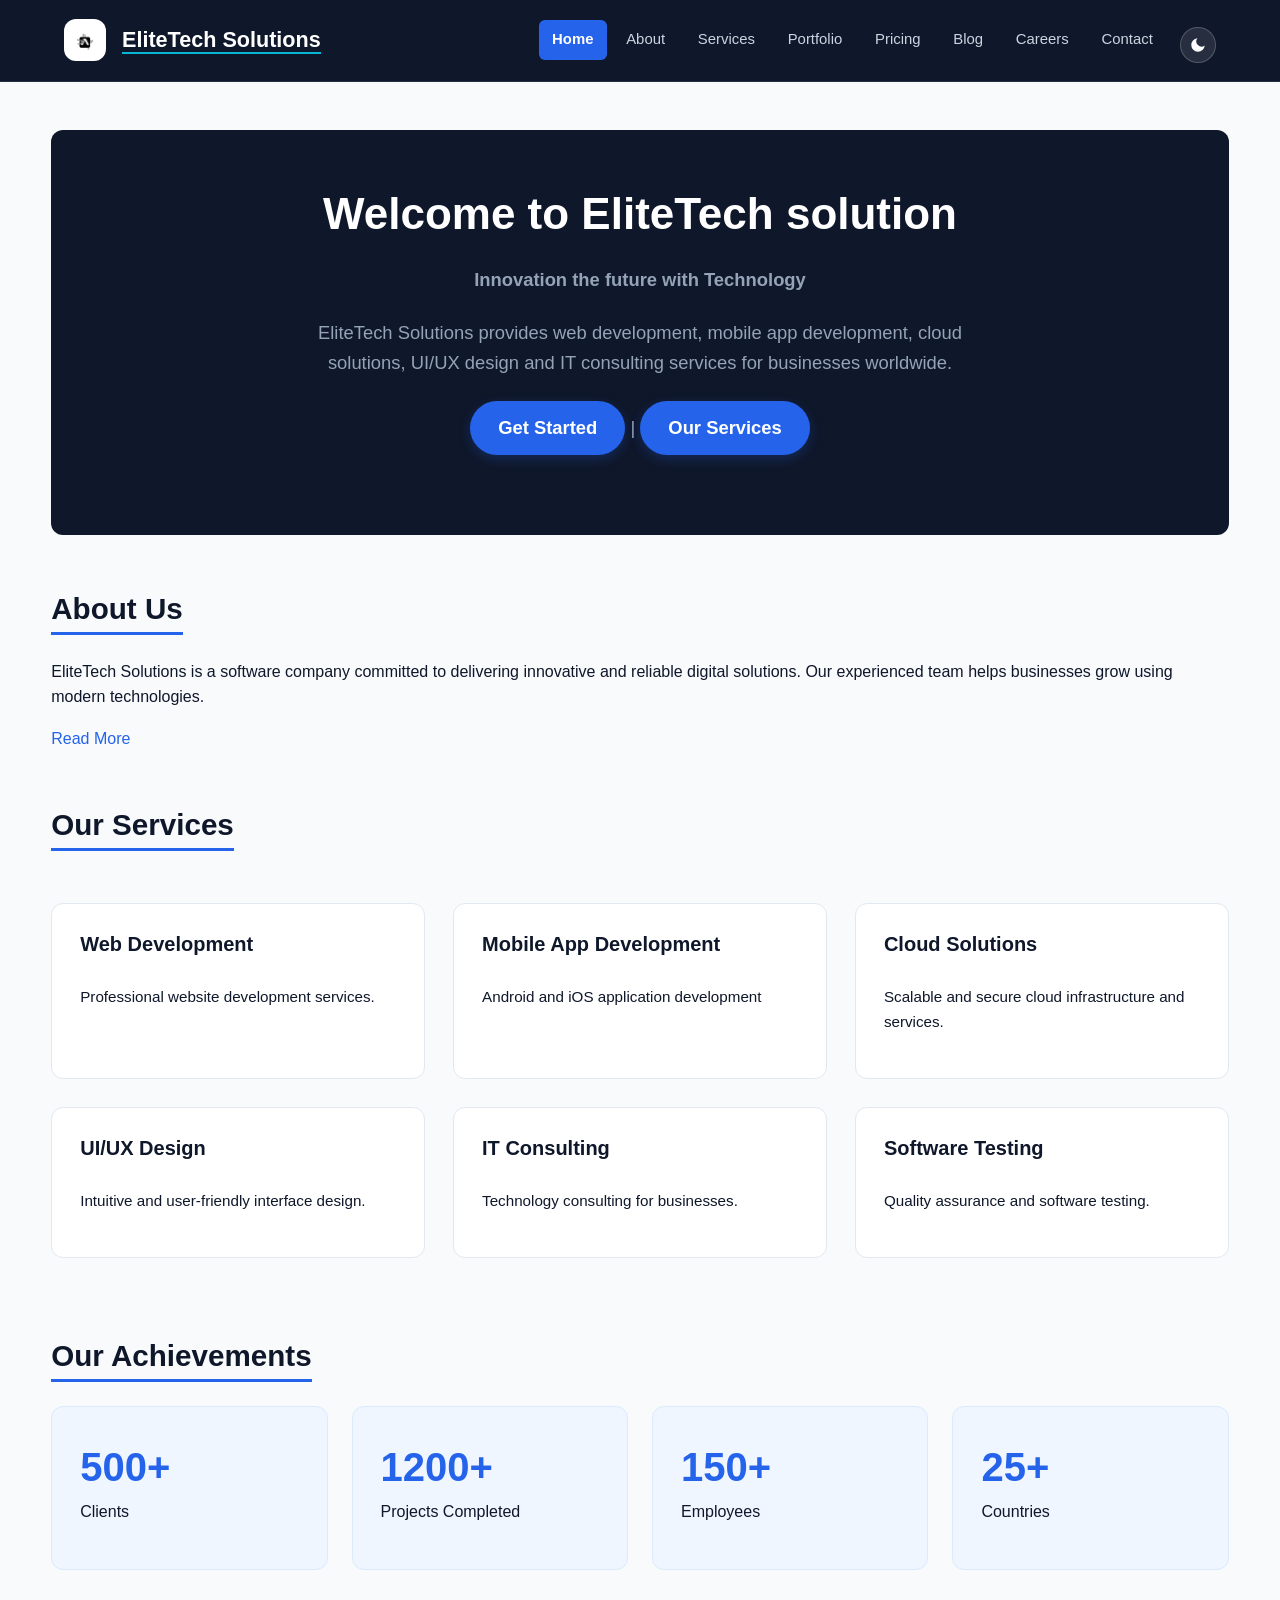
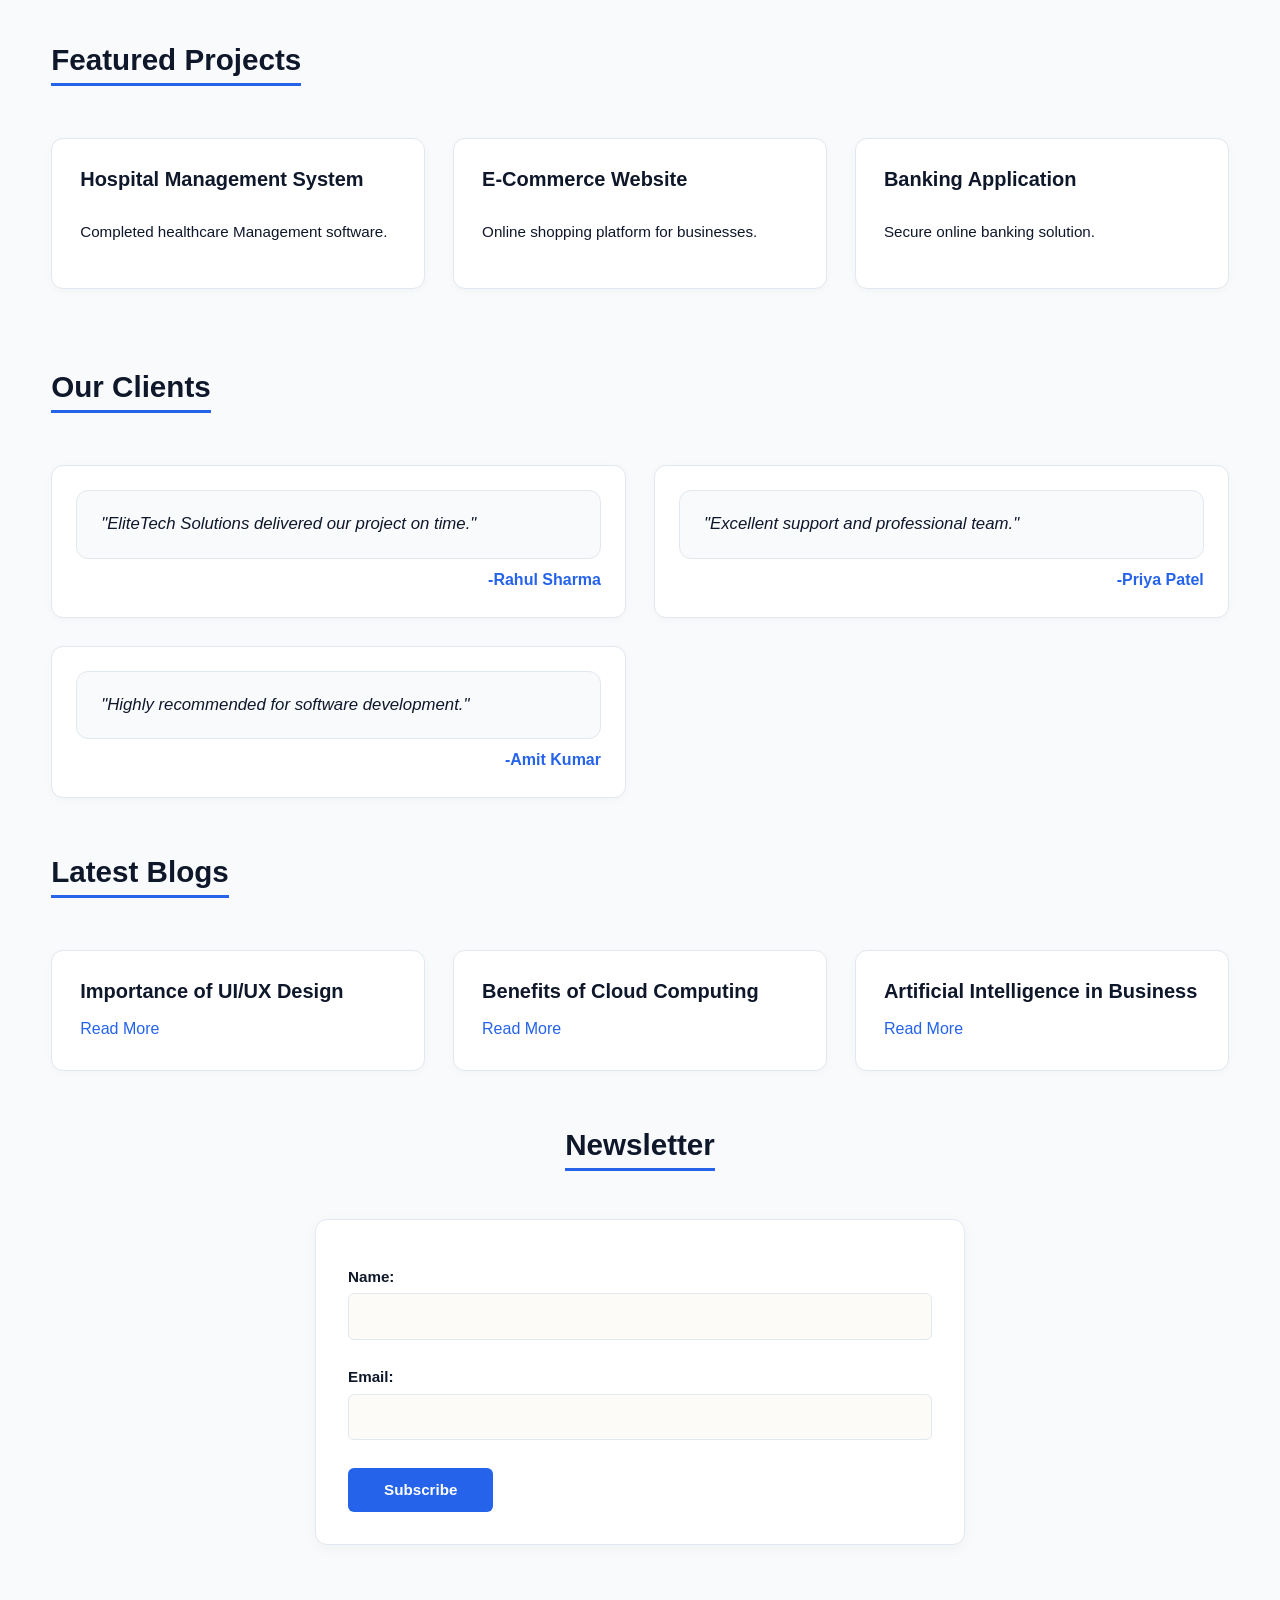
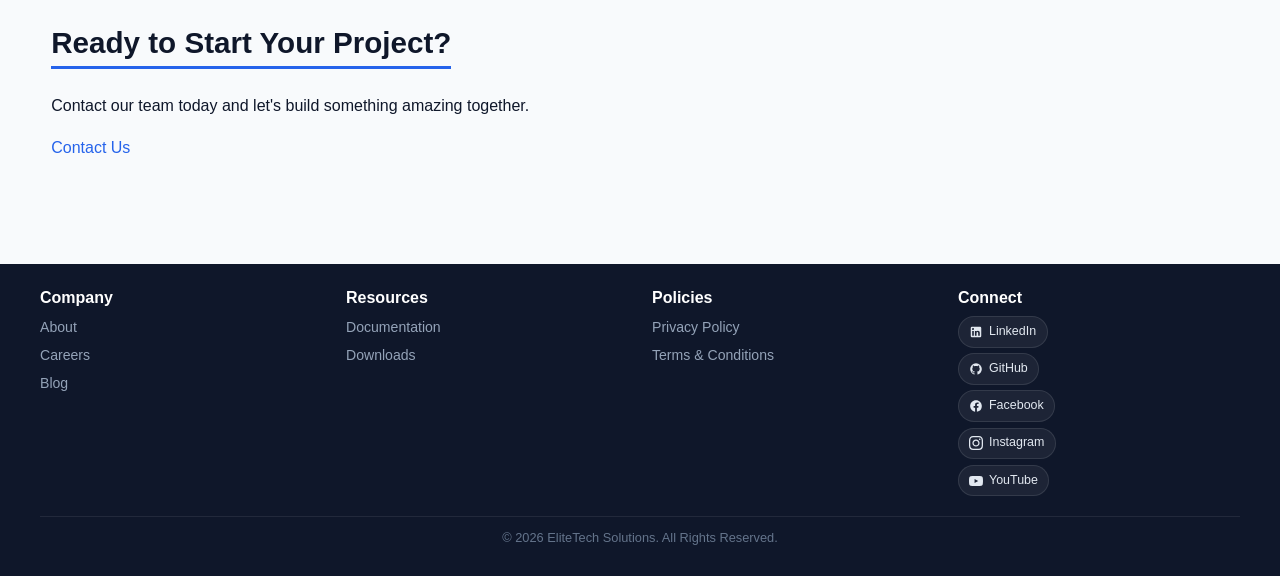
<file: index.html>
<!DOCTYPE html>
<html lang="en">
<head>
    <meta charset="UTF-8">
    <meta name="viewport" content="width=device-width, initial-scale=1.0">
    <title>EliteTech Solution | Software Development Company</title>
    <meta name="description"
    content="EliteTech Solutions is a software development company providing web development,
     mobile apps, cloud solutions, UI/UX design, and IT consulting services.">
    <meta name="keywords" content="Software Company, Web Development, UI UX, EliteTech Solution">
    <meta name="author" content="Arpit Thakur">

    <link rel="stylesheet" href="assets/css/style.css">
</head>

<body>
    <header>
       <div class="header-brand">
           <img src="assets/images/logos/main.png" alt="EliteTech Solutions Logo">
           <h1><u>EliteTech Solutions</u></h1>
       </div>

     
        <input type="checkbox" id="theme-toggle" class="theme-checkbox">
        <input type="checkbox" id="nav-toggle" class="nav-toggle">
        <label for="nav-toggle" class="nav-toggle-label" aria-label="Toggle Menu">☰</label>

        <nav>
            <a href="index.html" class="active">Home</a>
            <a href="about.html">About</a>
            <a href="services.html">Services</a>
            <a href="portfolio.html">Portfolio</a>
            <a href="pricing.html">Pricing</a>
            <a href="blog.html">Blog</a>
            <a href="careers.html">Careers</a>
            <a href="contact.html">Contact</a>

            
            <label for="theme-toggle" class="theme-toggle-label" aria-label="Toggle dark mode" title="Toggle Light/Dark Theme">
                <svg class="icon-moon" viewBox="0 0 24 24" fill="currentColor" aria-hidden="true">
                    <path d="M21 12.79A9 9 0 1 1 11.21 3 7 7 0 0 0 21 12.79z"/>
                </svg>
                <svg class="icon-sun" viewBox="0 0 24 24" fill="none" stroke="currentColor" stroke-width="2" stroke-linecap="round" stroke-linejoin="round" aria-hidden="true">
                    <circle cx="12" cy="12" r="5"/>
                    <line x1="12" y1="1" x2="12" y2="3"/>
                    <line x1="12" y1="21" x2="12" y2="23"/>
                    <line x1="4.22" y1="4.22" x2="5.64" y2="5.64"/>
                    <line x1="18.36" y1="18.36" x2="19.78" y2="19.78"/>
                    <line x1="1" y1="12" x2="3" y2="12"/>
                    <line x1="21" y1="12" x2="23" y2="12"/>
                    <line x1="4.22" y1="19.78" x2="5.64" y2="18.36"/>
                    <line x1="18.36" y1="5.64" x2="19.78" y2="4.22"/>
                </svg>
            </label>
        </nav>
    </header>

    <main>
        <section id="home">
            <h2>Welcome to EliteTech solution</h2>

            <p><strong>Innovation the future with Technology</strong></p>

            <p>EliteTech Solutions provides web development,
                mobile app development, cloud solutions,
                UI/UX design and IT consulting services
                for businesses worldwide.</p>
            <p>
                <a href="contact.html">Get Started</a>
                |
                <a href="services.html">Our Services</a>
            </p>
        </section>

        <section id="about-us">
            <h2><u>About Us</u></h2>
            <p>EliteTech Solutions is a software company
                committed to delivering innovative and
                reliable digital solutions. Our experienced
                team helps businesses grow using modern
                technologies.</p>

            <a href="about.html">Read More</a>
        </section>

        <section id="services">
            <h2><u>Our Services</u></h2>
            <ul>
                <article>
                    <li><h3>Web Development</h3></li>
                    <p>Professional website development services.</p>
                </article>

                <article>
                    <li><h3>Mobile App Development</h3></li>
                    <p>Android and iOS application development</p>
                </article>

                <article>
                    <li><h3>Cloud Solutions</h3></li>
                    <p>Scalable and secure cloud infrastructure and services.</p>
                </article>

                <article>
                    <li><h3>UI/UX Design</h3></li>
                    <p>Intuitive and user-friendly interface design.</p>
                </article>

                <article>
                    <li><h3>IT Consulting</h3></li> 
                    <p>Technology consulting for businesses.</p>
                </article>

                <article>
                    <li><h3>Software Testing</h3></li>
                    <p>Quality assurance and software testing.</p>
                </article>
            </ul>
        </section>
    
        <section id="statics">
            <h2><u>Our Achievements</u></h2>
            <ul>
                <li><p><strong>500+</strong>Clients</p></li>
                <li><p><strong>1200+</strong>Projects Completed</p></li>
                <li><p><strong>150+</strong>Employees</p></li>
                <li><p><strong>25+</strong>Countries</p></li>
            </ul>
        </section>

        <section id="projects">
            <h2><u>Featured Projects</u></h2>
            <ol>
                <article>
                    <li><h3>Hospital Management System</h3></li> 
                    <p>Completed healthcare Management software.</p>
                </article>

                <article>
                    <li><h3>E-Commerce Website</h3></li>
                    <p>Online shopping platform for businesses.</p>
                </article>

                <article>
                    <li><h3>Banking Application</h3></li>
                    <p>Secure online banking solution.</p>
                </article>
            </ol>
        </section>

        <section id="clients">
            <h2><u>Our Clients</u></h2>
            
            <div class="testimonial-card">
                <p>"EliteTech Solutions delivered our project on time."</p>
                <i>-Rahul Sharma</i>
            </div>

            <div class="testimonial-card">
                <p>"Excellent support and professional team."</p>
                <i>-Priya Patel</i>
            </div>

            <div class="testimonial-card">
                <p>"Highly recommended for software development."</p>
                <i>-Amit Kumar</i>
            </div>
        </section>

        <section id="blogs">
            <h2><u>Latest Blogs</u></h2>

            <article>
                <h3>Importance of UI/UX Design</h3>
                <a href="blog.html">Read More</a>
            </article>

            <article>
                <h3>Benefits of Cloud Computing</h3>
                <a href="blog.html">Read More</a>
            </article>

            <article>
                <h3>Artificial Intelligence in Business</h3>
                <a href="blog.html">Read More</a>
            </article>
        </section>

        <section id="newsletter">
            <h2><u>Newsletter</u></h2>

            <form>
                <label for="name">Name:</label>
                <input type="text" id="name" name="name" pattern="[A-Za-z]"><br><br>

                <label for="email">Email:</label>
                <input type="email" id="email" name="email"><br><br>

                <input type="submit" value="Subscribe">
            </form>
        </section>

        <section id="contact">
            <h2><u>Ready to Start Your Project?</u></h2>
            <p>Contact our team today and let's build something amazing together.</p>
            <a href="contact.html">Contact Us</a>
        </section>
    </main>

    <footer>
        <div class="footer-grid">
            <div>
                <h3><u>Company</u></h3>
                <nav>
                    <a href="about.html">About</a>
                    <a href="careers.html">Careers</a>
                    <a href="blog.html">Blog</a>
                </nav>
            </div>

            <div>
                <h3>Resources</h3>
                <nav>
                    <a href="#">Documentation</a>
                    <a href="#">Downloads</a>
                </nav>
            </div>

            <div>
                <h3>Policies</h3>
                <nav>
                    <a href="privacy-policy.html">Privacy Policy</a>
                    <a href="terms-and-conditions.html">Terms & Conditions</a>
                </nav>
            </div>

            <div>
                <h3>Connect</h3>
                <nav class="social-connect-list">
                    <a href="https://in.linkedin.com" target="_blank" class="social-link linkedin" title="LinkedIn">
                        <svg viewBox="0 0 24 24"><path d="M19 3a2 2 0 0 1 2 2v14a2 2 0 0 1-2 2H5a2 2 0 0 1-2-2V5a2 2 0 0 1 2-2h14m-.5 15.5v-5.3a3.26 3.26 0 0 0-3.26-3.26c-.85 0-1.84.52-2.28 1.3v-1.11h-2.79v8.37h2.79v-4.93c0-.77.62-1.4 1.39-1.4a1.4 1.4 0 0 1 1.4 1.4v4.93h2.75M6.88 8.56a1.68 1.68 0 0 0 1.68-1.68c0-.93-.75-1.69-1.68-1.69a1.69 1.69 0 0 0-1.69 1.69c0 .93.76 1.68 1.69 1.68m1.39 9.94v-8.37H5.5v8.37h2.77z"/></svg>
                        LinkedIn
                    </a>
                    <a href="https://github.com" target="_blank" class="social-link github" title="GitHub">
                        <svg viewBox="0 0 24 24"><path d="M12 2A10 10 0 0 0 2 12c0 4.42 2.87 8.17 6.84 9.5.5.08.66-.23.66-.5v-1.69c-2.77.6-3.36-1.34-3.36-1.34-.46-1.16-1.11-1.47-1.11-1.47-.91-.62.07-.6.07-.6 1 .07 1.53 1.03 1.53 1.03.87 1.52 2.34 1.07 2.91.83.1-.65.35-1.09.63-1.34-2.22-.25-4.55-1.11-4.55-4.92 0-1.11.38-2 1.03-2.71-.1-.25-.45-1.29.1-2.64 0 0 .84-.27 2.75 1.02.79-.22 1.65-.33 2.5-.33.85 0 1.71.11 2.5.33 1.91-1.29 2.75-1.02 2.75-1.02.55 1.35.2 2.39.1 2.64.65.71 1.03 1.6 1.03 2.71 0 3.82-2.34 4.66-4.57 4.91.36.31.69.92.69 1.85V21c0 .27.16.59.67.5C19.14 20.16 22 16.42 22 12A10 10 0 0 0 12 2z"/></svg>
                        GitHub
                    </a>
                    <a href="https://www.facebook.com" target="_blank" class="social-link facebook" title="Facebook">
                        <svg viewBox="0 0 24 24"><path d="M12 2.04C6.5 2.04 2 6.53 2 12.06C2 17.06 5.66 21.21 10.44 21.96V14.96H7.9V12.06H10.44V9.85C10.44 7.34 11.93 5.96 14.22 5.96C15.31 5.96 16.45 6.15 16.45 6.15V8.62H15.19C13.95 8.62 13.56 9.39 13.56 10.18V12.06H16.34L15.89 14.96H13.56V21.96A10 10 0 0 0 22 12.06C22 6.53 17.5 2.04 12 2.04Z"/></svg>
                        Facebook
                    </a>
                    <a href="https://www.instagram.com" target="_blank" class="social-link instagram" title="Instagram">
                        <svg viewBox="0 0 24 24"><path d="M12 2.163c3.204 0 3.584.012 4.85.07 3.252.148 4.771 1.691 4.919 4.919.058 1.265.069 1.645.069 4.849 0 3.205-.012 3.584-.069 4.849-.149 3.225-1.664 4.771-4.919 4.919-1.266.058-1.644.07-4.85.07-3.204 0-3.584-.012-4.849-.07-3.26-.149-4.771-1.699-4.919-4.92-.058-1.265-.07-1.644-.07-4.849 0-3.204.013-3.583.07-4.849.149-3.227 1.664-4.771 4.919-4.919 1.266-.057 1.645-.069 4.849-.069zm0-2.163c-3.259 0-3.667.014-4.947.072-4.358.2-6.78 2.618-6.98 6.98-.059 1.281-.073 1.689-.073 4.948 0 3.259.014 3.668.072 4.948.2 4.358 2.618 6.78 6.98 6.98 1.281.058 1.689.072 4.948.072 3.259 0 3.668-.014 4.948-.072 4.354-.2 6.782-2.618 6.979-6.98.059-1.28.073-1.689.073-4.948 0-3.259-.014-3.667-.072-4.947-.196-4.354-2.617-6.78-6.979-6.98-1.281-.059-1.69-.073-4.949-.073zm0 5.838c-3.403 0-6.162 2.759-6.162 6.162s2.759 6.163 6.162 6.163 6.162-2.759 6.162-6.163c0-3.403-2.759-6.162-6.162-6.162zm0 10.162c-2.209 0-4-1.79-4-4 0-2.209 1.791-4 4-4s4 1.791 4 4c0 2.21-1.791 4-4 4zm6.406-11.845c-.796 0-1.441.645-1.441 1.44s.645 1.44 1.441 1.44c.795 0 1.439-.645 1.439-1.44s-.644-1.44-1.439-1.44z"/></svg>
                        Instagram
                    </a>
                    <a href="https://www.youtube.com" target="_blank" class="social-link youtube" title="YouTube">
                        <svg viewBox="0 0 24 24"><path d="M23.498 6.186a3.016 3.016 0 0 0-2.122-2.136C19.505 3.545 12 3.545 12 3.545s-7.505 0-9.377.505A3.017 3.017 0 0 0 .502 6.186C0 8.07 0 12 0 12s0 3.93.502 5.814a3.016 3.016 0 0 0 2.122 2.136c1.871.505 9.376.505 9.376.505s7.505 0 9.377-.505a3.015 3.015 0 0 0 2.122-2.136C24 15.93 24 12 24 12s0-3.93-.502-5.814zM9.545 15.568V8.432L15.818 12l-6.273 3.568z"/></svg>
                        YouTube
                    </a>
                </nav>
            </div>
        </div>
        <p>&copy; 2026 EliteTech Solutions. All Rights Reserved.</p>
    </footer>
</body>
</html>
</file>
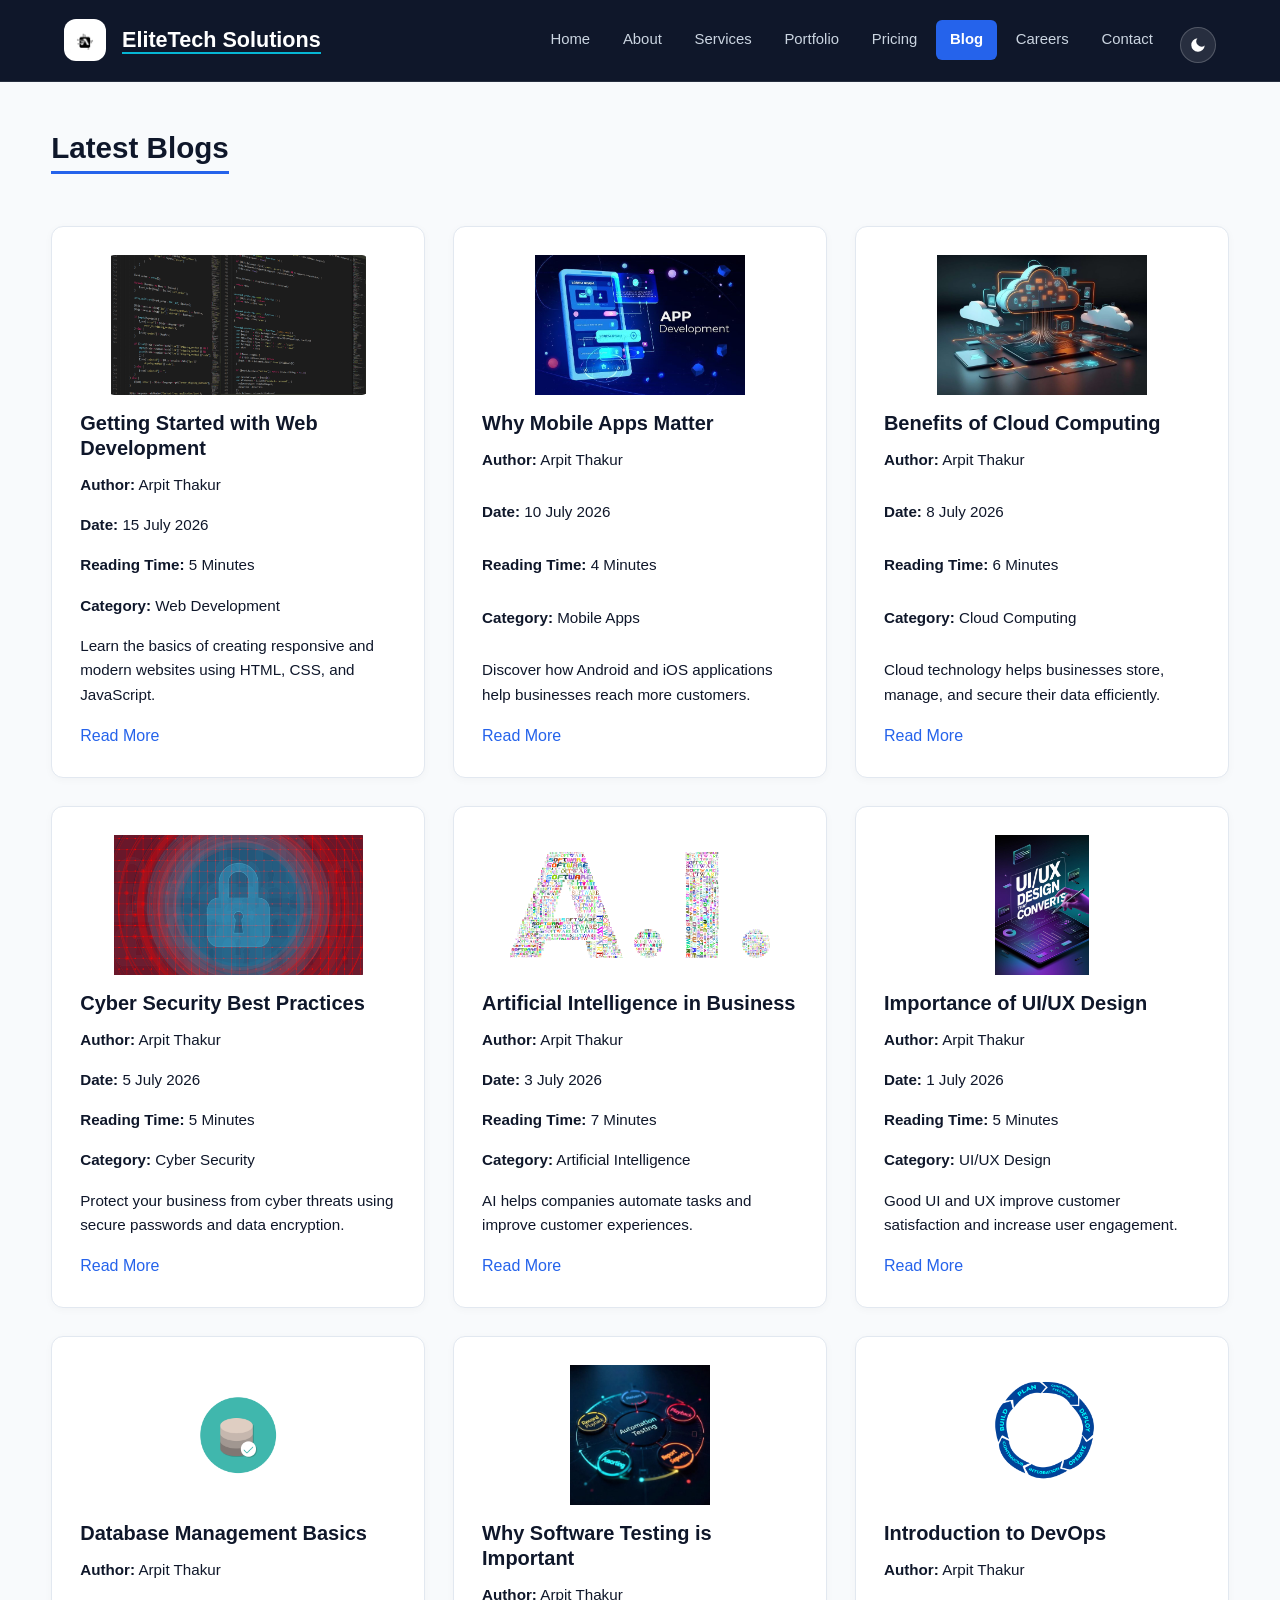
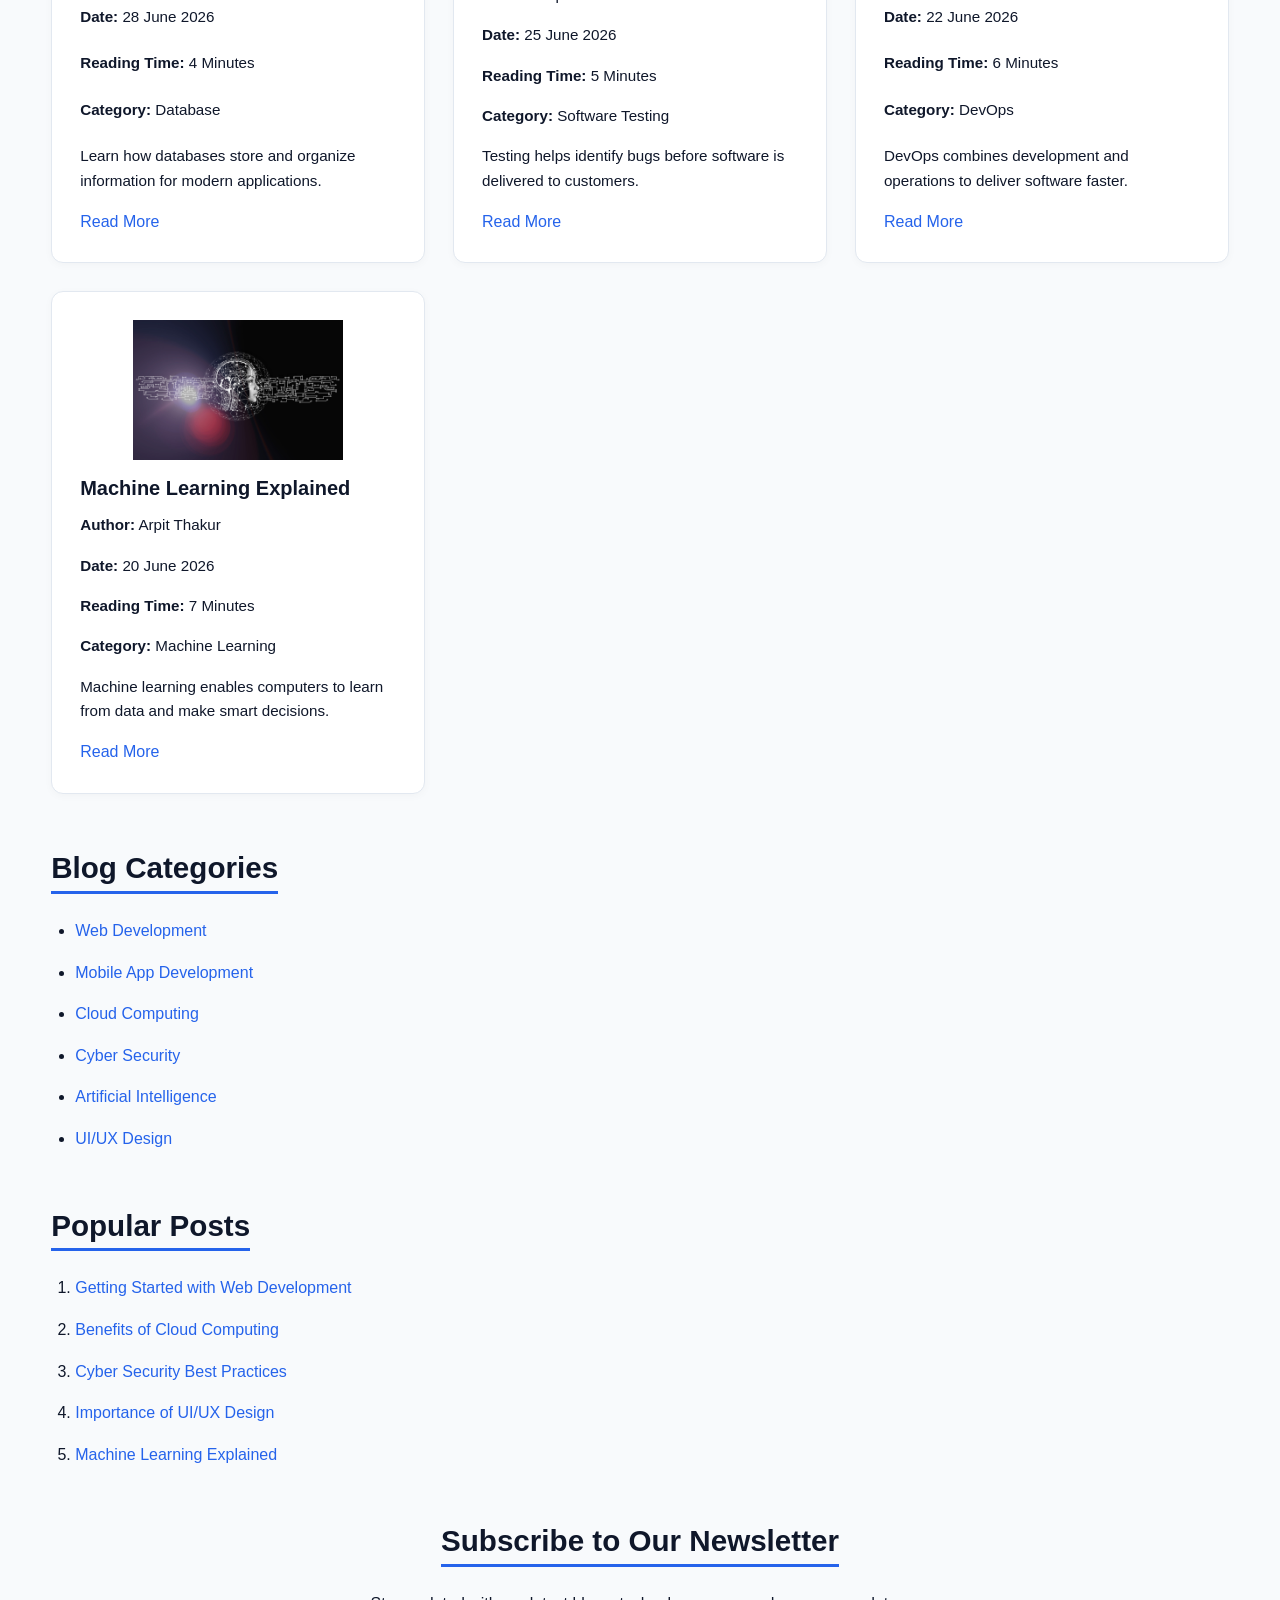
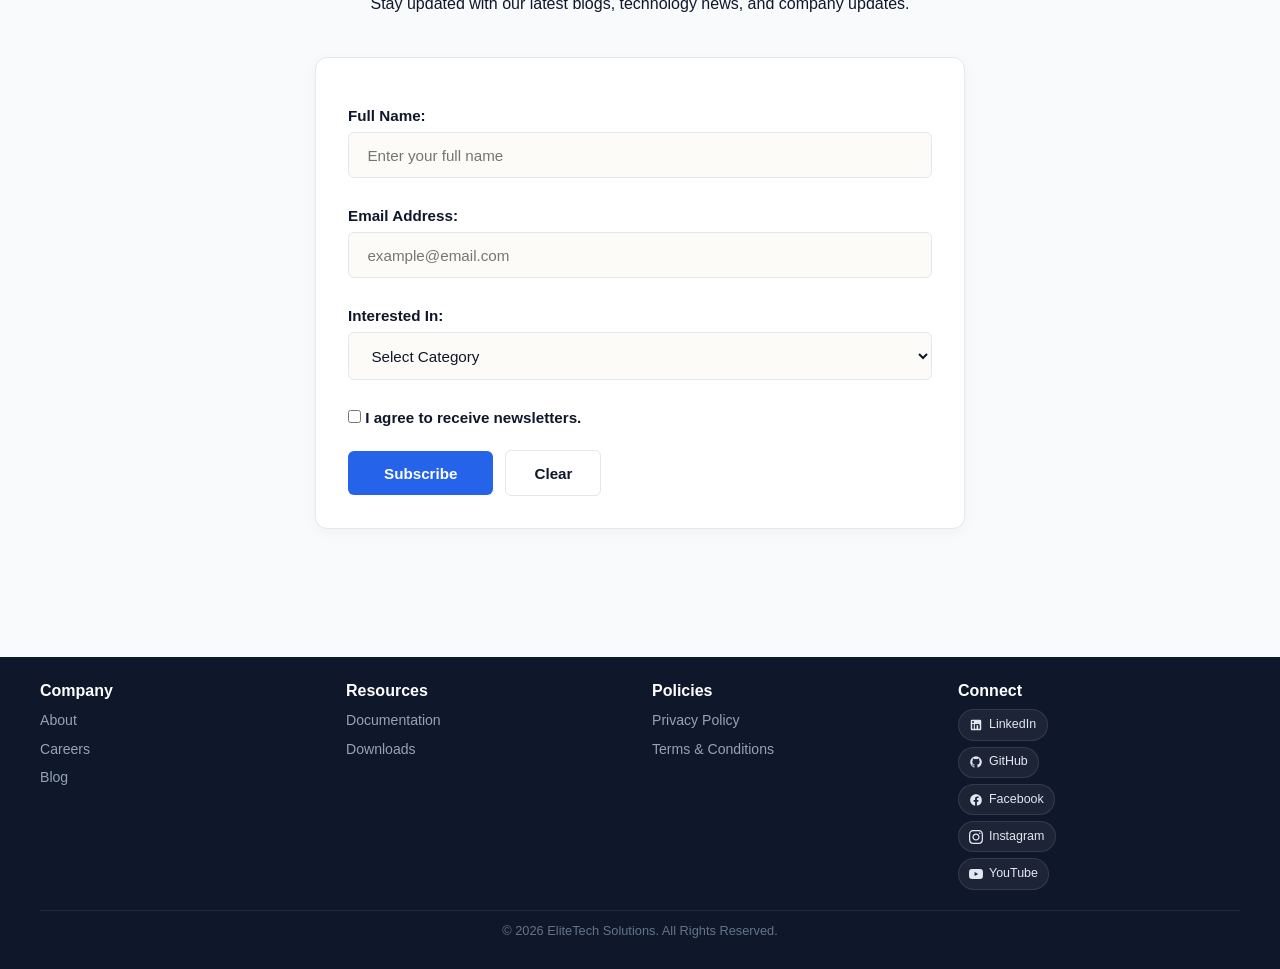
<file: blog.html>
<!DOCTYPE html>
<html lang="en">
<head>
    <meta charset="UTF-8">
    <meta name="viewport" content="width=device-width, initial-scale=1.0">

    <title>Blog | EliteTech Solutions</title>

    <meta name="description"
    content="Read the latest blogs from EliteTech Solutions on web development, mobile apps, cloud computing, cyber security, software testing, UI/UX design, and emerging technologies.">

    <meta name="keywords"
    content="EliteTech Blog, Technology Blog, Web Development, Mobile App Development, Cloud Computing, Cyber Security, UI/UX Design, Software Testing, Artificial Intelligence">

    <meta name="author"
    content="Arpit Thakur">


    <link rel="icon" type="image/png" href="assets/images/favicon-32x32.png">

    <meta property="og:title"
    content="Blog | EliteTech Solutions">

    <meta property="og:description"
    content="Explore articles, tutorials, and technology insights from the experts at EliteTech Solutions.">

        <link rel="stylesheet" href="assets/css/style.css">
</head>

<body>
     <header>
        <div class="header-brand">
            <img src="assets/images/logos/main.png" alt="EliteTech Solutions Logo">
            <h1><u>EliteTech Solutions</u></h1>
        </div>

        <input type="checkbox" id="theme-toggle" class="theme-checkbox">
        <input type="checkbox" id="nav-toggle" class="nav-toggle">
        <label for="nav-toggle" class="nav-toggle-label" aria-label="Toggle Menu">☰</label>

        <nav>
            <a href="index.html">Home</a>
            <a href="about.html">About</a>
            <a href="services.html">Services</a>
            <a href="portfolio.html">Portfolio</a>
            <a href="pricing.html">Pricing</a>
            <a href="blog.html" class="active">Blog</a>
            <a href="careers.html">Careers</a>
            <a href="contact.html">Contact</a>

   
            <label for="theme-toggle" class="theme-toggle-label" aria-label="Toggle dark mode" title="Toggle Light/Dark Theme">
                <svg class="icon-moon" viewBox="0 0 24 24" fill="currentColor" aria-hidden="true">
                    <path d="M21 12.79A9 9 0 1 1 11.21 3 7 7 0 0 0 21 12.79z"/>
                </svg>
                <svg class="icon-sun" viewBox="0 0 24 24" fill="none" stroke="currentColor" stroke-width="2" stroke-linecap="round" stroke-linejoin="round" aria-hidden="true">
                    <circle cx="12" cy="12" r="5"/>
                    <line x1="12" y1="1" x2="12" y2="3"/>
                    <line x1="12" y1="21" x2="12" y2="23"/>
                    <line x1="4.22" y1="4.22" x2="5.64" y2="5.64"/>
                    <line x1="18.36" y1="18.36" x2="19.78" y2="19.78"/>
                    <line x1="1" y1="12" x2="3" y2="12"/>
                    <line x1="21" y1="12" x2="23" y2="12"/>
                    <line x1="4.22" y1="19.78" x2="5.64" y2="18.36"/>
                    <line x1="18.36" y1="5.64" x2="19.78" y2="4.22"/>
                </svg>
            </label>
        </nav>
    </header>

    <main>
        <section id="blog">
            <h2>Latest Blogs</h2>

<article>
    <figure>
        <img src="assets/images/Blogs/dev.png" alt="Web Development" width="250">
        <figcaption>Web Development</figcaption>
    </figure>

    <h3>Getting Started with Web Development</h3>

    <p><strong>Author:</strong> Arpit Thakur</p>

    <p><strong>Date:</strong> <time datetime="2026-07-15">15 July 2026</time></p>

    <p><strong>Reading Time:</strong> 5 Minutes</p>

    <p><strong>Category:</strong> Web Development</p>

    <p>Learn the basics of creating responsive and modern websites using HTML, CSS, and JavaScript.</p>

    <a href="#">Read More</a>
</article>

<hr>

<article>
    <figure>
        <img src="assets/images/Blogs/mob.jpeg" alt="Mobile App Development" width="250">
        <figcaption>Mobile App Development</figcaption>
    </figure>

    <h3>Why Mobile Apps Matter</h3>

    <p><strong>Author:</strong> Arpit Thakur</p>

    <p><strong>Date:</strong> <time datetime="2026-07-10">10 July 2026</time></p>

    <p><strong>Reading Time:</strong> 4 Minutes</p>

    <p><strong>Category:</strong> Mobile Apps</p>

    <p>Discover how Android and iOS applications help businesses reach more customers.</p>

    <a href="#">Read More</a>
</article>

<hr>

<article>
    <figure>
        <img src="assets/images/Blogs/cloud.jpeg" alt="Cloud Computing" width="250">
        <figcaption>Cloud Computing</figcaption>
    </figure>

    <h3>Benefits of Cloud Computing</h3>

    <p><strong>Author:</strong> Arpit Thakur</p>

    <p><strong>Date:</strong> <time datetime="2026-07-08">8 July 2026</time></p>

    <p><strong>Reading Time:</strong> 6 Minutes</p>

    <p><strong>Category:</strong> Cloud Computing</p>

    <p>Cloud technology helps businesses store, manage, and secure their data efficiently.</p>

    <a href="#">Read More</a>
</article>

<hr>

<article>
    <figure>
        <img src="assets/images/Blogs/cyber.png" alt="Cyber Security" width="250">
        <figcaption>Cyber Security</figcaption>
    </figure>

    <h3>Cyber Security Best Practices</h3>

    <p><strong>Author:</strong> Arpit Thakur</p>

    <p><strong>Date:</strong> <time datetime="2026-07-05">5 July 2026</time></p>

    <p><strong>Reading Time:</strong> 5 Minutes</p>

    <p><strong>Category:</strong> Cyber Security</p>

    <p>Protect your business from cyber threats using secure passwords and data encryption.</p>

    <a href="#">Read More</a>
</article>

<hr>

<article>
    <figure>
        <img src="assets/images/Blogs/ai.png" alt="Artificial Intelligence" width="250">
        <figcaption>Artificial Intelligence</figcaption>
    </figure>

    <h3>Artificial Intelligence in Business</h3>

    <p><strong>Author:</strong> Arpit Thakur</p>

    <p><strong>Date:</strong> <time datetime="2026-07-03">3 July 2026</time></p>

    <p><strong>Reading Time:</strong> 7 Minutes</p>

    <p><strong>Category:</strong> Artificial Intelligence</p>

    <p>AI helps companies automate tasks and improve customer experiences.</p>

    <a href="#">Read More</a>
</article>

<hr>

<article>
    <figure>
        <img src="assets/images/Blogs/ui.jpeg" alt="UI UX Design" width="250">
        <figcaption>UI/UX Design</figcaption>
    </figure>

    <h3>Importance of UI/UX Design</h3>

    <p><strong>Author:</strong> Arpit Thakur</p>

    <p><strong>Date:</strong> <time datetime="2026-07-01">1 July 2026</time></p>

    <p><strong>Reading Time:</strong> 5 Minutes</p>

    <p><strong>Category:</strong> UI/UX Design</p>

    <p>Good UI and UX improve customer satisfaction and increase user engagement.</p>

    <a href="#">Read More</a>
</article>

<hr>

<article>
    <figure>
        <img src="assets/images/Blogs/data.png" alt="Database Management" width="250">
        <figcaption>Database Management</figcaption>
    </figure>

    <h3>Database Management Basics</h3>

    <p><strong>Author:</strong> Arpit Thakur</p>

    <p><strong>Date:</strong> <time datetime="2026-06-28">28 June 2026</time></p>

    <p><strong>Reading Time:</strong> 4 Minutes</p>

    <p><strong>Category:</strong> Database</p>

    <p>Learn how databases store and organize information for modern applications.</p>

    <a href="#">Read More</a>
</article>

<hr>

<article>
    <figure>
        <img src="assets/images/Blogs/testing.jpeg" alt="Software Testing" width="250">
        <figcaption>Software Testing</figcaption>
    </figure>

    <h3>Why Software Testing is Important</h3>

    <p><strong>Author:</strong> Arpit Thakur</p>

    <p><strong>Date:</strong> <time datetime="2026-06-25">25 June 2026</time></p>

    <p><strong>Reading Time:</strong> 5 Minutes</p>

    <p><strong>Category:</strong> Software Testing</p>

    <p>Testing helps identify bugs before software is delivered to customers.</p>

    <a href="#">Read More</a>
</article>

<hr>

<article>
    <figure>
        <img src="assets/images/Blogs/devops.png" alt="DevOps" width="250">
        <figcaption>DevOps</figcaption>
    </figure>

    <h3>Introduction to DevOps</h3>

    <p><strong>Author:</strong> Arpit Thakur</p>

    <p><strong>Date:</strong> <time datetime="2026-06-22">22 June 2026</time></p>

    <p><strong>Reading Time:</strong> 6 Minutes</p>

    <p><strong>Category:</strong> DevOps</p>

    <p>DevOps combines development and operations to deliver software faster.</p>

    <a href="#">Read More</a>
</article>

<hr>

<article>
    <figure>
        <img src="assets/images/Blogs/ml.jpg" alt="Machine Learning" width="250">
        <figcaption>Machine Learning</figcaption>
    </figure>

    <h3>Machine Learning Explained</h3>

    <p><strong>Author:</strong> Arpit Thakur</p>

    <p><strong>Date:</strong> <time datetime="2026-06-20">20 June 2026</time></p>

    <p><strong>Reading Time:</strong> 7 Minutes</p>

    <p><strong>Category:</strong> Machine Learning</p>

    <p>Machine learning enables computers to learn from data and make smart decisions.</p>

    <a href="#">Read More</a>
</article>
        </section>


        <section id="categories">
<h2>Blog Categories</h2>
<ul>

<li><a href="#">Web Development</a></li>
<li><a href="#">Mobile App Development</a></li>
<li><a href="#">Cloud Computing</a></li>
<li><a href="#">Cyber Security</a></li>
<li><a href="#">Artificial Intelligence</a></li>
<li><a href="#">UI/UX Design</a></li>
</ul>

</section>

<section id="popular-posts">

<h2>Popular Posts</h2>
<ol>

<li><a href="#">Getting Started with Web Development</a></li>
<li><a href="#">Benefits of Cloud Computing</a></li>
<li><a href="#">Cyber Security Best Practices</a></li>
<li><a href="#">Importance of UI/UX Design</a></li>
<li><a href="#">Machine Learning Explained</a></li>

</ol>

</section>


<section id="newsletter">

<h2>Subscribe to Our Newsletter</h2>

<p>
Stay updated with our latest blogs, technology news, and company updates.
</p>

<form>

<label for="fullname">Full Name:</label><br>
<input
    type="text"
    id="fullname"
    name="fullname"
    placeholder="Enter your full name"
    required
   ><br><br>

<label for="email">Email Address:</label><br>
<input
    type="email"
    id="email"
    name="email"
    placeholder="example@email.com"
    required><br><br>

<label for="interest">Interested In:</label><br>
<select id="interest" name="interest">

<option value="">Select Category</option>
<option>Web Development</option>
<option>Mobile Apps</option>
<option>Cloud Computing</option>
<option>Cyber Security</option>
<option>Artificial Intelligence</option>
<option>UI/UX Design</option>

</select><br><br>

<label>
<input type="checkbox" >
I agree to receive newsletters.
</label>

<br><br>

<input type="submit" value="Subscribe">
<input type="reset" value="Clear">

</form>

</section>
    </main>


    <footer>
        <div class="footer-grid">
            <div>
                <h3><u>Company</u></h3>
                <nav>
                    <a href="about.html">About</a>
                    <a href="careers.html">Careers</a>
                    <a href="blog.html">Blog</a>
                </nav>
            </div>

            <div>
                <h3>Resources</h3>
                <nav>
                    <a href="#">Documentation</a>
                    <a href="#">Downloads</a>
                </nav>
            </div>

            <div>
                <h3>Policies</h3>
                <nav>
                    <a href="privacy-policy.html">Privacy Policy</a>
                    <a href="terms-and-conditions.html">Terms & Conditions</a>
                </nav>
            </div>

            <div>
                <h3>Connect</h3>
                <nav class="social-connect-list">
                    <a href="https://in.linkedin.com" target="_blank" class="social-link linkedin" title="LinkedIn">
                        <svg viewBox="0 0 24 24"><path d="M19 3a2 2 0 0 1 2 2v14a2 2 0 0 1-2 2H5a2 2 0 0 1-2-2V5a2 2 0 0 1 2-2h14m-.5 15.5v-5.3a3.26 3.26 0 0 0-3.26-3.26c-.85 0-1.84.52-2.28 1.3v-1.11h-2.79v8.37h2.79v-4.93c0-.77.62-1.4 1.39-1.4a1.4 1.4 0 0 1 1.4 1.4v4.93h2.75M6.88 8.56a1.68 1.68 0 0 0 1.68-1.68c0-.93-.75-1.69-1.68-1.69a1.69 1.69 0 0 0-1.69 1.69c0 .93.76 1.68 1.69 1.68m1.39 9.94v-8.37H5.5v8.37h2.77z"/></svg>
                        LinkedIn
                    </a>
                    <a href="https://github.com" target="_blank" class="social-link github" title="GitHub">
                        <svg viewBox="0 0 24 24"><path d="M12 2A10 10 0 0 0 2 12c0 4.42 2.87 8.17 6.84 9.5.5.08.66-.23.66-.5v-1.69c-2.77.6-3.36-1.34-3.36-1.34-.46-1.16-1.11-1.47-1.11-1.47-.91-.62.07-.6.07-.6 1 .07 1.53 1.03 1.53 1.03.87 1.52 2.34 1.07 2.91.83.1-.65.35-1.09.63-1.34-2.22-.25-4.55-1.11-4.55-4.92 0-1.11.38-2 1.03-2.71-.1-.25-.45-1.29.1-2.64 0 0 .84-.27 2.75 1.02.79-.22 1.65-.33 2.5-.33.85 0 1.71.11 2.5.33 1.91-1.29 2.75-1.02 2.75-1.02.55 1.35.2 2.39.1 2.64.65.71 1.03 1.6 1.03 2.71 0 3.82-2.34 4.66-4.57 4.91.36.31.69.92.69 1.85V21c0 .27.16.59.67.5C19.14 20.16 22 16.42 22 12A10 10 0 0 0 12 2z"/></svg>
                        GitHub
                    </a>
                    <a href="https://www.facebook.com" target="_blank" class="social-link facebook" title="Facebook">
                        <svg viewBox="0 0 24 24"><path d="M12 2.04C6.5 2.04 2 6.53 2 12.06C2 17.06 5.66 21.21 10.44 21.96V14.96H7.9V12.06H10.44V9.85C10.44 7.34 11.93 5.96 14.22 5.96C15.31 5.96 16.45 6.15 16.45 6.15V8.62H15.19C13.95 8.62 13.56 9.39 13.56 10.18V12.06H16.34L15.89 14.96H13.56V21.96A10 10 0 0 0 22 12.06C22 6.53 17.5 2.04 12 2.04Z"/></svg>
                        Facebook
                    </a>
                    <a href="https://www.instagram.com" target="_blank" class="social-link instagram" title="Instagram">
                        <svg viewBox="0 0 24 24"><path d="M12 2.163c3.204 0 3.584.012 4.85.07 3.252.148 4.771 1.691 4.919 4.919.058 1.265.069 1.645.069 4.849 0 3.205-.012 3.584-.069 4.849-.149 3.225-1.664 4.771-4.919 4.919-1.266.058-1.644.07-4.85.07-3.204 0-3.584-.012-4.849-.07-3.26-.149-4.771-1.699-4.919-4.92-.058-1.265-.07-1.644-.07-4.849 0-3.204.013-3.583.07-4.849.149-3.227 1.664-4.771 4.919-4.919 1.266-.057 1.645-.069 4.849-.069zm0-2.163c-3.259 0-3.667.014-4.947.072-4.358.2-6.78 2.618-6.98 6.98-.059 1.281-.073 1.689-.073 4.948 0 3.259.014 3.668.072 4.948.2 4.358 2.618 6.78 6.98 6.98 1.281.058 1.689.072 4.948.072 3.259 0 3.668-.014 4.948-.072 4.354-.2 6.782-2.618 6.979-6.98.059-1.28.073-1.689.073-4.948 0-3.259-.014-3.667-.072-4.947-.196-4.354-2.617-6.78-6.979-6.98-1.281-.059-1.69-.073-4.949-.073zm0 5.838c-3.403 0-6.162 2.759-6.162 6.162s2.759 6.163 6.162 6.163 6.162-2.759 6.162-6.163c0-3.403-2.759-6.162-6.162-6.162zm0 10.162c-2.209 0-4-1.79-4-4 0-2.209 1.791-4 4-4s4 1.791 4 4c0 2.21-1.791 4-4 4zm6.406-11.845c-.796 0-1.441.645-1.441 1.44s.645 1.44 1.441 1.44c.795 0 1.439-.645 1.439-1.44s-.644-1.44-1.439-1.44z"/></svg>
                        Instagram
                    </a>
                    <a href="https://www.youtube.com" target="_blank" class="social-link youtube" title="YouTube">
                        <svg viewBox="0 0 24 24"><path d="M23.498 6.186a3.016 3.016 0 0 0-2.122-2.136C19.505 3.545 12 3.545 12 3.545s-7.505 0-9.377.505A3.017 3.017 0 0 0 .502 6.186C0 8.07 0 12 0 12s0 3.93.502 5.814a3.016 3.016 0 0 0 2.122 2.136c1.871.505 9.376.505 9.376.505s7.505 0 9.377-.505a3.015 3.015 0 0 0 2.122-2.136C24 15.93 24 12 24 12s0-3.93-.502-5.814zM9.545 15.568V8.432L15.818 12l-6.273 3.568z"/></svg>
                        YouTube
                    </a>
                </nav>
            </div>
        </div>
        <p>&copy; 2026 EliteTech Solutions. All Rights Reserved.</p>
    </footer>

</body>
</html>
</file>
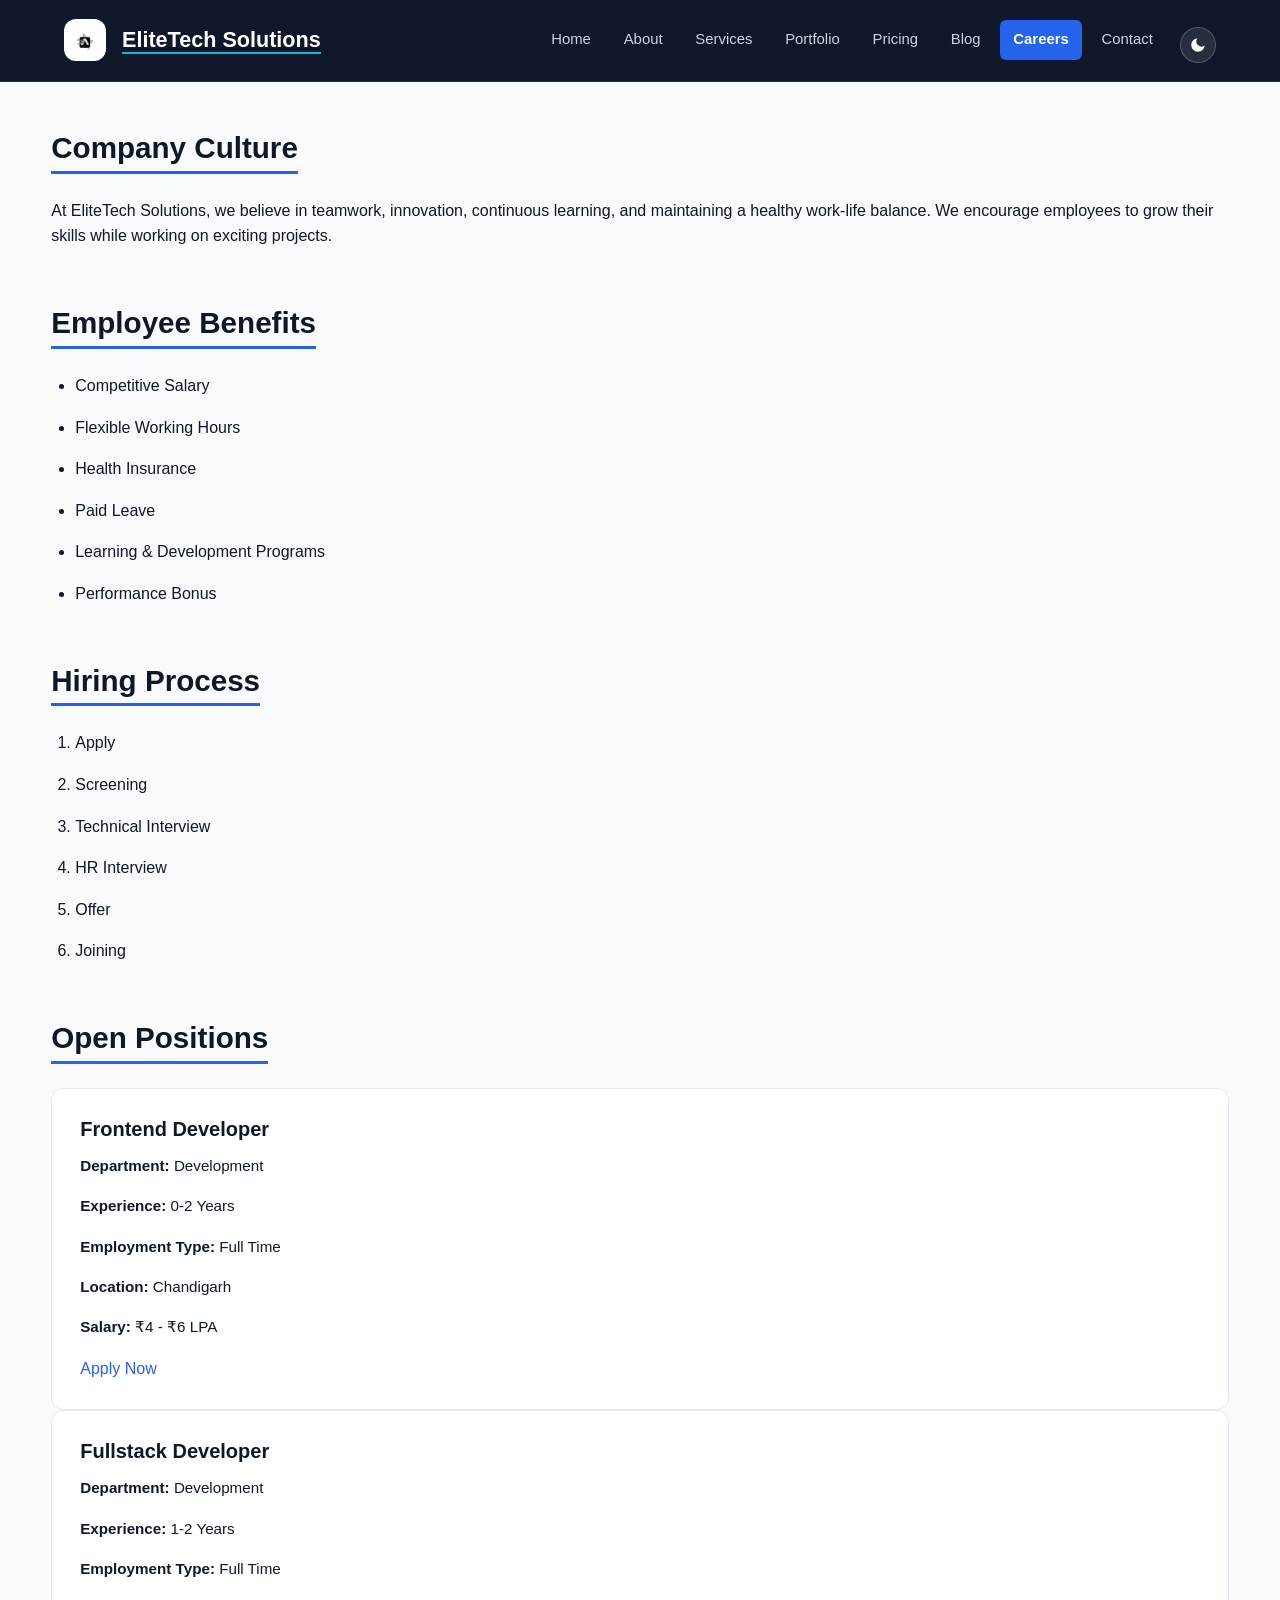
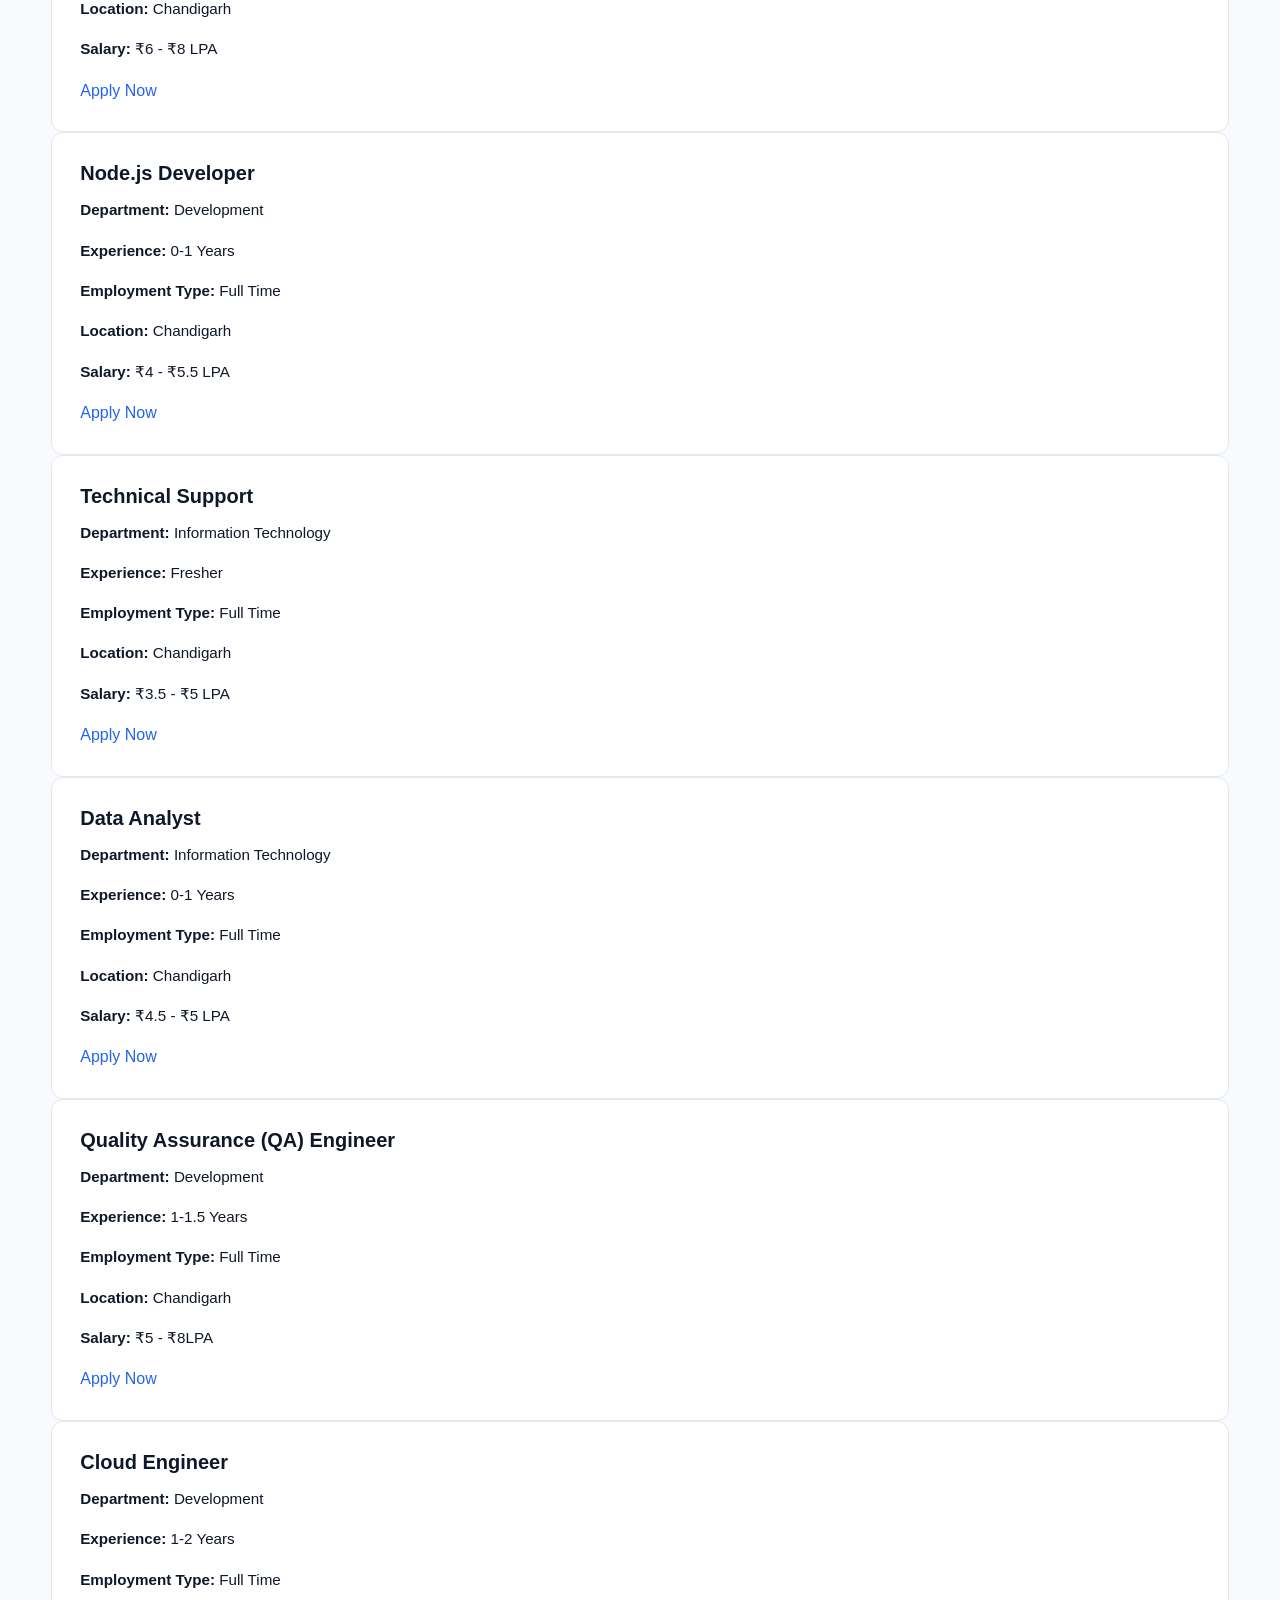
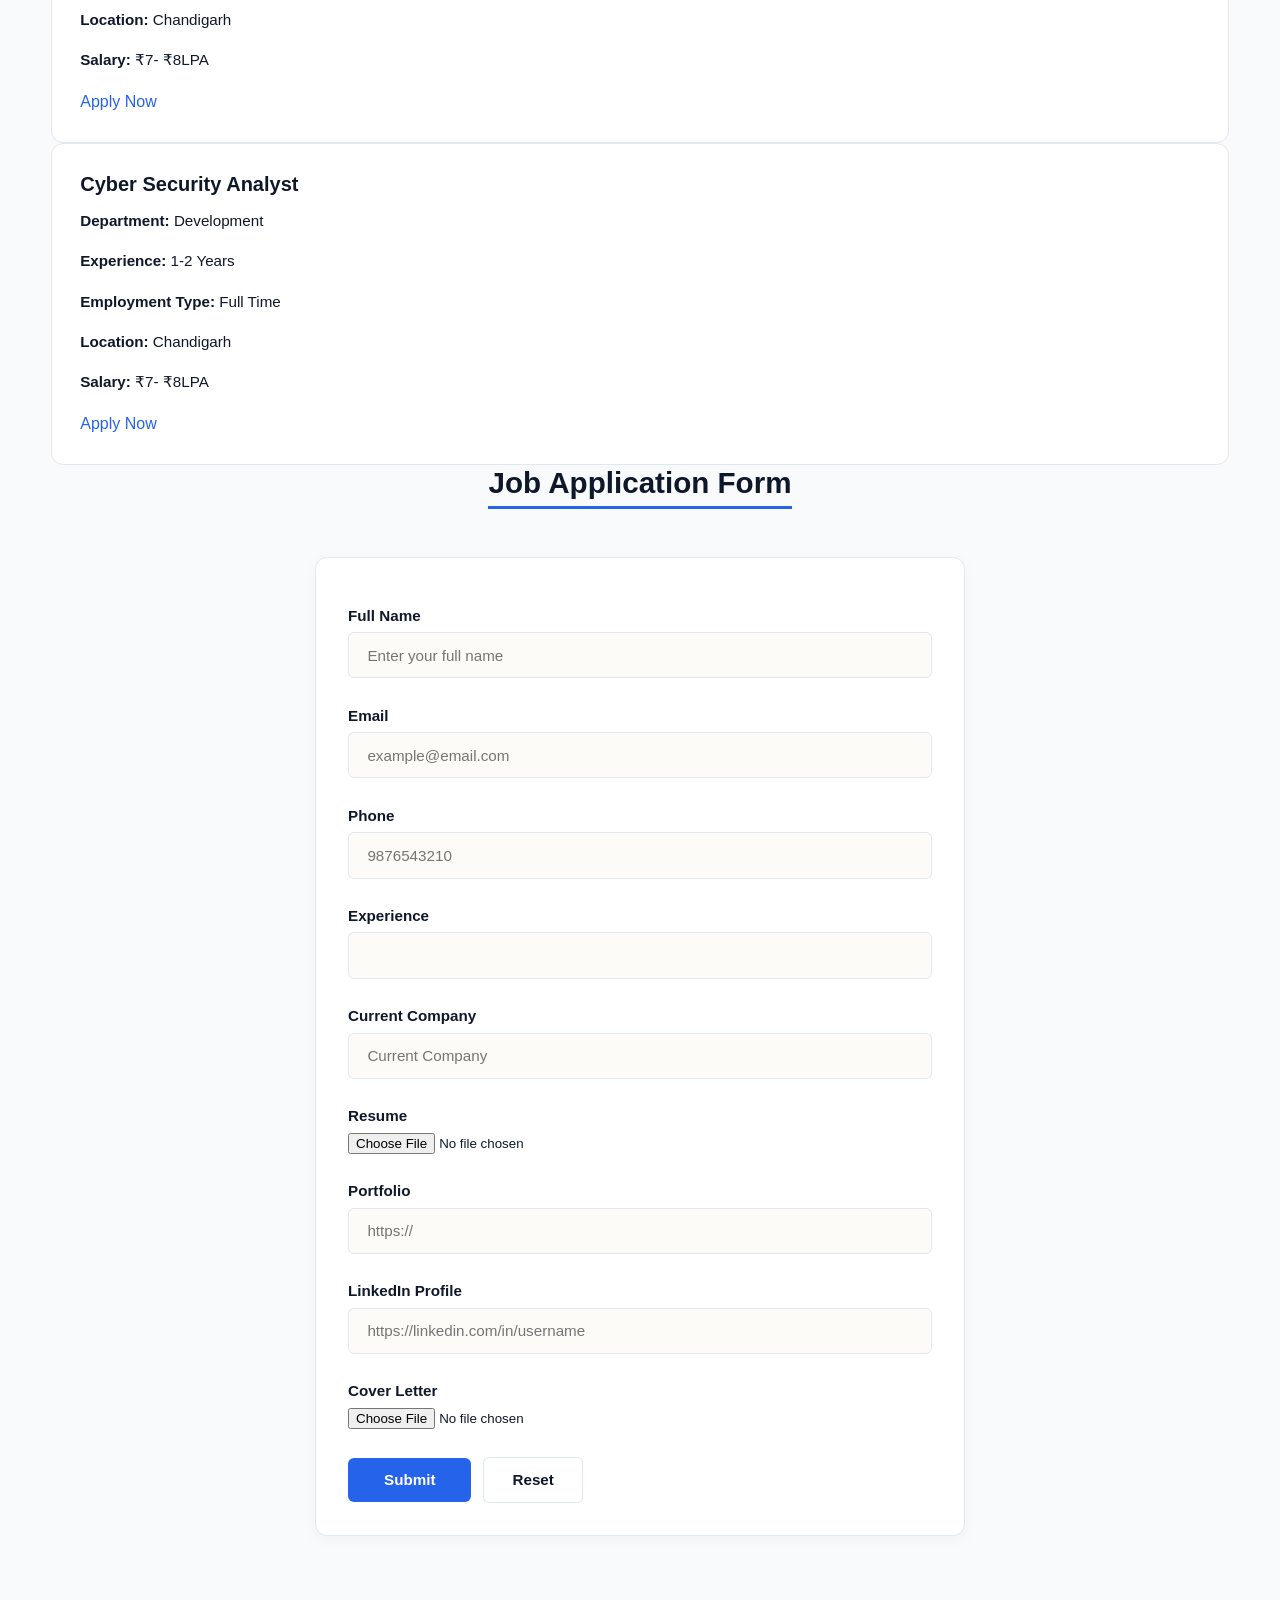
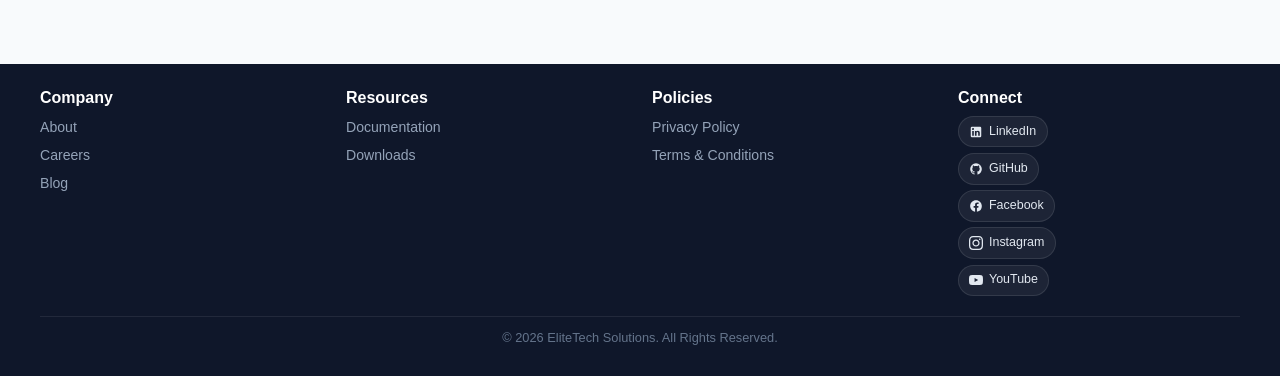
<file: careers.html>
<!DOCTYPE html>
<html lang="en">
<head>
    <meta charset="UTF-8">
    <meta name="viewport" content="width=device-width, initial-scale=1.0">

    <title>Careers | EliteTech Solutions</title>

    <meta name="description"
    content="Join EliteTech Solutions and build your career with exciting opportunities in software development, testing, cloud computing, UI/UX, and IT consulting.">

    <meta name="keywords"
    content="Careers, Jobs, Software Engineer, QA Engineer, UI UX Designer, Web Developer, EliteTech Solutions">

    <meta name="author"
    content="Arpit Thakur">

    <link rel="icon" type="image/png" href="assets/images/favicon-32x32.png">

    <meta property="og:title"
    content="Careers | EliteTech Solutions">

    <meta property="og:description"
    content="Explore exciting career opportunities at EliteTech Solutions.">

        <link rel="stylesheet" href="assets/css/style.css">
</head>

<body>
    <header>
       <div class="header-brand">
           <img src="assets/images/logos/main.png" alt="EliteTech Solutions Logo">
           <h1><u>EliteTech Solutions</u></h1>
       </div>

        <input type="checkbox" id="theme-toggle" class="theme-checkbox">
        <input type="checkbox" id="nav-toggle" class="nav-toggle">
        <label for="nav-toggle" class="nav-toggle-label" aria-label="Toggle Menu">☰</label>

        <nav>
            <a href="index.html">Home</a>
            <a href="about.html">About</a>
            <a href="services.html">Services</a>
            <a href="portfolio.html">Portfolio</a>
            <a href="pricing.html">Pricing</a>
            <a href="blog.html">Blog</a>
            <a href="careers.html" class="active">Careers</a>
            <a href="contact.html">Contact</a>

          
            <label for="theme-toggle" class="theme-toggle-label" aria-label="Toggle dark mode" title="Toggle Light/Dark Theme">
                <svg class="icon-moon" viewBox="0 0 24 24" fill="currentColor" aria-hidden="true">
                    <path d="M21 12.79A9 9 0 1 1 11.21 3 7 7 0 0 0 21 12.79z"/>
                </svg>
                <svg class="icon-sun" viewBox="0 0 24 24" fill="none" stroke="currentColor" stroke-width="2" stroke-linecap="round" stroke-linejoin="round" aria-hidden="true">
                    <circle cx="12" cy="12" r="5"/>
                    <line x1="12" y1="1" x2="12" y2="3"/>
                    <line x1="12" y1="21" x2="12" y2="23"/>
                    <line x1="4.22" y1="4.22" x2="5.64" y2="5.64"/>
                    <line x1="18.36" y1="18.36" x2="19.78" y2="19.78"/>
                    <line x1="1" y1="12" x2="3" y2="12"/>
                    <line x1="21" y1="12" x2="23" y2="12"/>
                    <line x1="4.22" y1="19.78" x2="5.64" y2="18.36"/>
                    <line x1="18.36" y1="5.64" x2="19.78" y2="4.22"/>
                </svg>
            </label>
        </nav>
    </header>

    <main>
        <section id="company-culture">

<h2>Company Culture</h2>

<p>
At EliteTech Solutions, we believe in teamwork,
innovation, continuous learning, and maintaining
a healthy work-life balance. We encourage employees
to grow their skills while working on exciting projects.
</p>

</section>

<section id="benefits">

<h2>Employee Benefits</h2>
<ul>

<li>Competitive Salary</li>
<li>Flexible Working Hours</li>
<li>Health Insurance</li>
<li>Paid Leave</li>
<li>Learning & Development Programs</li>
<li>Performance Bonus</li>

</ul>
</section>

<section id="hiring-process">

<h2>Hiring Process</h2>
<ol>

<li>Apply</li>
<li>Screening</li>
<li>Technical Interview</li>
<li>HR Interview</li>
<li>Offer</li>
<li>Joining</li>

</ol>

</section>



<section id="open-positions">
<h2>Open Positions</h2>
<article>

<h3>Frontend Developer</h3>

<p><strong>Department:</strong> Development</p>
<p><strong>Experience:</strong> 0-2 Years</p>
<p><strong>Employment Type:</strong> Full Time</p>
<p><strong>Location:</strong> Chandigarh</p>
<p><strong>Salary:</strong> ₹4 - ₹6 LPA</p>
<a href="#job-application">Apply Now</a>

</article>
<hr>


<article>

<h3>Fullstack Developer</h3>

<p><strong>Department:</strong> Development</p>
<p><strong>Experience:</strong> 1-2 Years</p>
<p><strong>Employment Type:</strong> Full Time</p>
<p><strong>Location:</strong> Chandigarh</p>
<p><strong>Salary:</strong> ₹6 - ₹8 LPA</p>
<a href="#job-application">Apply Now</a>

</article>
<hr>


<article>

<h3>Node.js Developer</h3>

<p><strong>Department:</strong> Development</p>
<p><strong>Experience:</strong> 0-1 Years</p>
<p><strong>Employment Type:</strong> Full Time</p>
<p><strong>Location:</strong> Chandigarh</p>
<p><strong>Salary:</strong> ₹4 - ₹5.5 LPA</p>
<a href="#job-application">Apply Now</a>

</article>
<hr>

<article>

<h3>Technical Support</h3>

<p><strong>Department:</strong> Information Technology</p>
<p><strong>Experience:</strong> Fresher</p>
<p><strong>Employment Type:</strong> Full Time</p>
<p><strong>Location:</strong> Chandigarh</p>
<p><strong>Salary:</strong> ₹3.5 - ₹5 LPA</p>
<a href="#job-application">Apply Now</a>

</article>
<hr>

<article>

<h3>Data Analyst</h3>

<p><strong>Department:</strong> Information Technology</p>
<p><strong>Experience:</strong> 0-1 Years</p>
<p><strong>Employment Type:</strong> Full Time</p>
<p><strong>Location:</strong> Chandigarh</p>
<p><strong>Salary:</strong> ₹4.5 - ₹5 LPA</p>
<a href="#job-application">Apply Now</a>

</article>
<hr>

<article>

<h3>Quality Assurance (QA) Engineer</h3>

<p><strong>Department:</strong> Development</p>
<p><strong>Experience:</strong> 1-1.5 Years</p>
<p><strong>Employment Type:</strong> Full Time</p>
<p><strong>Location:</strong> Chandigarh</p>
<p><strong>Salary:</strong> ₹5 - ₹8LPA</p>
<a href="#job-application">Apply Now</a>

</article>
<hr>

<article>
    <h3>Cloud Engineer</h3>

<p><strong>Department:</strong> Development</p>
<p><strong>Experience:</strong> 1-2 Years</p>
<p><strong>Employment Type:</strong> Full Time</p>
<p><strong>Location:</strong> Chandigarh</p>
<p><strong>Salary:</strong> ₹7- ₹8LPA</p>
<a href="#job-application">Apply Now</a>

</article>
<hr>

<article>
    <h3>Cyber Security Analyst</h3>

<p><strong>Department:</strong> Development</p>
<p><strong>Experience:</strong> 1-2 Years</p>
<p><strong>Employment Type:</strong> Full Time</p>
<p><strong>Location:</strong> Chandigarh</p>
<p><strong>Salary:</strong> ₹7- ₹8LPA</p>
<a href="#job-application">Apply Now</a>

</article>
<hr>



<section id="job-application">

<h2>Job Application Form</h2>

<form>

<label for="fullname">Full Name</label><br>
<input type="text"
id="fullname"
name="fullname"
placeholder="Enter your full name"
required><br><br>

<label for="email">Email</label><br>
<input type="email"
id="email"
name="email"
placeholder="example@email.com"
required><br><br>

<label for="phone">Phone</label><br>
<input type="tel"
id="phone"
name="phone"
placeholder="9876543210"
required><br><br>

<label for="experience">Experience</label><br>
<input type="number"
id="experience"
name="experience"
min="0"
max="20"><br><br>

<label for="company">Current Company</label><br>
<input type="text"
id="company"
name="company"
placeholder="Current Company"><br><br>

<label for="resume">Resume</label><br>
<input type="file"
id="resume"
name="resume"
accept=".pdf,.doc,.docx"><br><br>

<label for="portfolio">Portfolio</label><br>
<input type="url"
id="portfolio"
name="portfolio"
placeholder="https://"><br><br>

<label for="linkedin">LinkedIn Profile</label><br>
<input type="url"
id="linkedin"
name="linkedin"
placeholder="https://linkedin.com/in/username"><br><br>

<label for="cover-letter">Cover Letter</label><br>
<input type="file"
id="cover-letter"
name="cover-letter"
accept=".pdf,.doc,.docx"><br><br>


<input type="submit" value="Submit">
<input type="reset" value="Reset">

</form>

</section>
    </main>


    <footer>
        <div class="footer-grid">
            <div>
                <h3><u>Company</u></h3>
                <nav>
                    <a href="about.html">About</a>
                    <a href="careers.html">Careers</a>
                    <a href="blog.html">Blog</a>
                </nav>
            </div>

            <div>
                <h3>Resources</h3>
                <nav>
                    <a href="#">Documentation</a>
                    <a href="#">Downloads</a>
                </nav>
            </div>

            <div>
                <h3>Policies</h3>
                <nav>
                    <a href="privacy-policy.html">Privacy Policy</a>
                    <a href="terms-and-conditions.html">Terms & Conditions</a>
                </nav>
            </div>

            <div>
                <h3>Connect</h3>
                <nav class="social-connect-list">
                    <a href="https://in.linkedin.com" target="_blank" class="social-link linkedin" title="LinkedIn">
                        <svg viewBox="0 0 24 24"><path d="M19 3a2 2 0 0 1 2 2v14a2 2 0 0 1-2 2H5a2 2 0 0 1-2-2V5a2 2 0 0 1 2-2h14m-.5 15.5v-5.3a3.26 3.26 0 0 0-3.26-3.26c-.85 0-1.84.52-2.28 1.3v-1.11h-2.79v8.37h2.79v-4.93c0-.77.62-1.4 1.39-1.4a1.4 1.4 0 0 1 1.4 1.4v4.93h2.75M6.88 8.56a1.68 1.68 0 0 0 1.68-1.68c0-.93-.75-1.69-1.68-1.69a1.69 1.69 0 0 0-1.69 1.69c0 .93.76 1.68 1.69 1.68m1.39 9.94v-8.37H5.5v8.37h2.77z"/></svg>
                        LinkedIn
                    </a>
                    <a href="https://github.com" target="_blank" class="social-link github" title="GitHub">
                        <svg viewBox="0 0 24 24"><path d="M12 2A10 10 0 0 0 2 12c0 4.42 2.87 8.17 6.84 9.5.5.08.66-.23.66-.5v-1.69c-2.77.6-3.36-1.34-3.36-1.34-.46-1.16-1.11-1.47-1.11-1.47-.91-.62.07-.6.07-.6 1 .07 1.53 1.03 1.53 1.03.87 1.52 2.34 1.07 2.91.83.1-.65.35-1.09.63-1.34-2.22-.25-4.55-1.11-4.55-4.92 0-1.11.38-2 1.03-2.71-.1-.25-.45-1.29.1-2.64 0 0 .84-.27 2.75 1.02.79-.22 1.65-.33 2.5-.33.85 0 1.71.11 2.5.33 1.91-1.29 2.75-1.02 2.75-1.02.55 1.35.2 2.39.1 2.64.65.71 1.03 1.6 1.03 2.71 0 3.82-2.34 4.66-4.57 4.91.36.31.69.92.69 1.85V21c0 .27.16.59.67.5C19.14 20.16 22 16.42 22 12A10 10 0 0 0 12 2z"/></svg>
                        GitHub
                    </a>
                    <a href="https://www.facebook.com" target="_blank" class="social-link facebook" title="Facebook">
                        <svg viewBox="0 0 24 24"><path d="M12 2.04C6.5 2.04 2 6.53 2 12.06C2 17.06 5.66 21.21 10.44 21.96V14.96H7.9V12.06H10.44V9.85C10.44 7.34 11.93 5.96 14.22 5.96C15.31 5.96 16.45 6.15 16.45 6.15V8.62H15.19C13.95 8.62 13.56 9.39 13.56 10.18V12.06H16.34L15.89 14.96H13.56V21.96A10 10 0 0 0 22 12.06C22 6.53 17.5 2.04 12 2.04Z"/></svg>
                        Facebook
                    </a>
                    <a href="https://www.instagram.com" target="_blank" class="social-link instagram" title="Instagram">
                        <svg viewBox="0 0 24 24"><path d="M12 2.163c3.204 0 3.584.012 4.85.07 3.252.148 4.771 1.691 4.919 4.919.058 1.265.069 1.645.069 4.849 0 3.205-.012 3.584-.069 4.849-.149 3.225-1.664 4.771-4.919 4.919-1.266.058-1.644.07-4.85.07-3.204 0-3.584-.012-4.849-.07-3.26-.149-4.771-1.699-4.919-4.92-.058-1.265-.07-1.644-.07-4.849 0-3.204.013-3.583.07-4.849.149-3.227 1.664-4.771 4.919-4.919 1.266-.057 1.645-.069 4.849-.069zm0-2.163c-3.259 0-3.667.014-4.947.072-4.358.2-6.78 2.618-6.98 6.98-.059 1.281-.073 1.689-.073 4.948 0 3.259.014 3.668.072 4.948.2 4.358 2.618 6.78 6.98 6.98 1.281.058 1.689.072 4.948.072 3.259 0 3.668-.014 4.948-.072 4.354-.2 6.782-2.618 6.979-6.98.059-1.28.073-1.689.073-4.948 0-3.259-.014-3.667-.072-4.947-.196-4.354-2.617-6.78-6.979-6.98-1.281-.059-1.69-.073-4.949-.073zm0 5.838c-3.403 0-6.162 2.759-6.162 6.162s2.759 6.163 6.162 6.163 6.162-2.759 6.162-6.163c0-3.403-2.759-6.162-6.162-6.162zm0 10.162c-2.209 0-4-1.79-4-4 0-2.209 1.791-4 4-4s4 1.791 4 4c0 2.21-1.791 4-4 4zm6.406-11.845c-.796 0-1.441.645-1.441 1.44s.645 1.44 1.441 1.44c.795 0 1.439-.645 1.439-1.44s-.644-1.44-1.439-1.44z"/></svg>
                        Instagram
                    </a>
                    <a href="https://www.youtube.com" target="_blank" class="social-link youtube" title="YouTube">
                        <svg viewBox="0 0 24 24"><path d="M23.498 6.186a3.016 3.016 0 0 0-2.122-2.136C19.505 3.545 12 3.545 12 3.545s-7.505 0-9.377.505A3.017 3.017 0 0 0 .502 6.186C0 8.07 0 12 0 12s0 3.93.502 5.814a3.016 3.016 0 0 0 2.122 2.136c1.871.505 9.376.505 9.376.505s7.505 0 9.377-.505a3.015 3.015 0 0 0 2.122-2.136C24 15.93 24 12 24 12s0-3.93-.502-5.814zM9.545 15.568V8.432L15.818 12l-6.273 3.568z"/></svg>
                        YouTube
                    </a>
                </nav>
            </div>
        </div>
        <p>&copy; 2026 EliteTech Solutions. All Rights Reserved.</p>
    </footer>
</body>
</html>
</file>
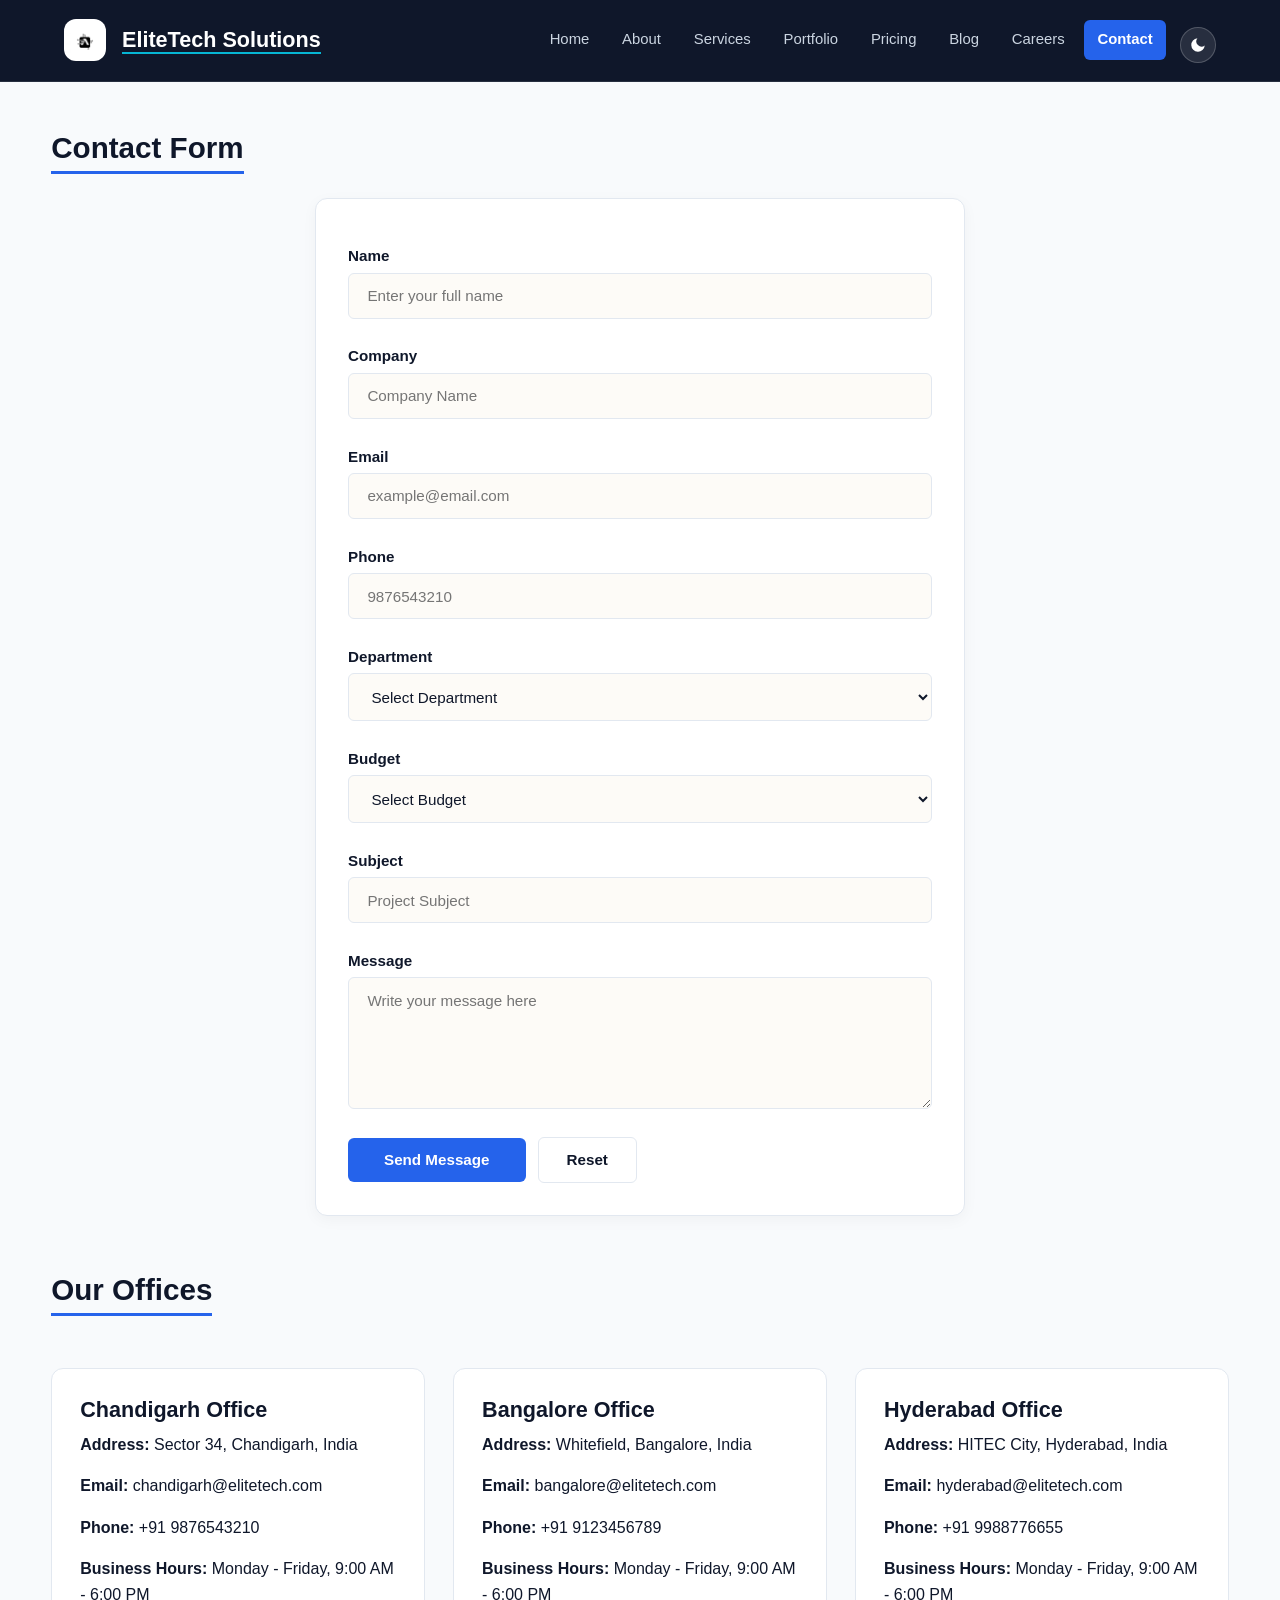
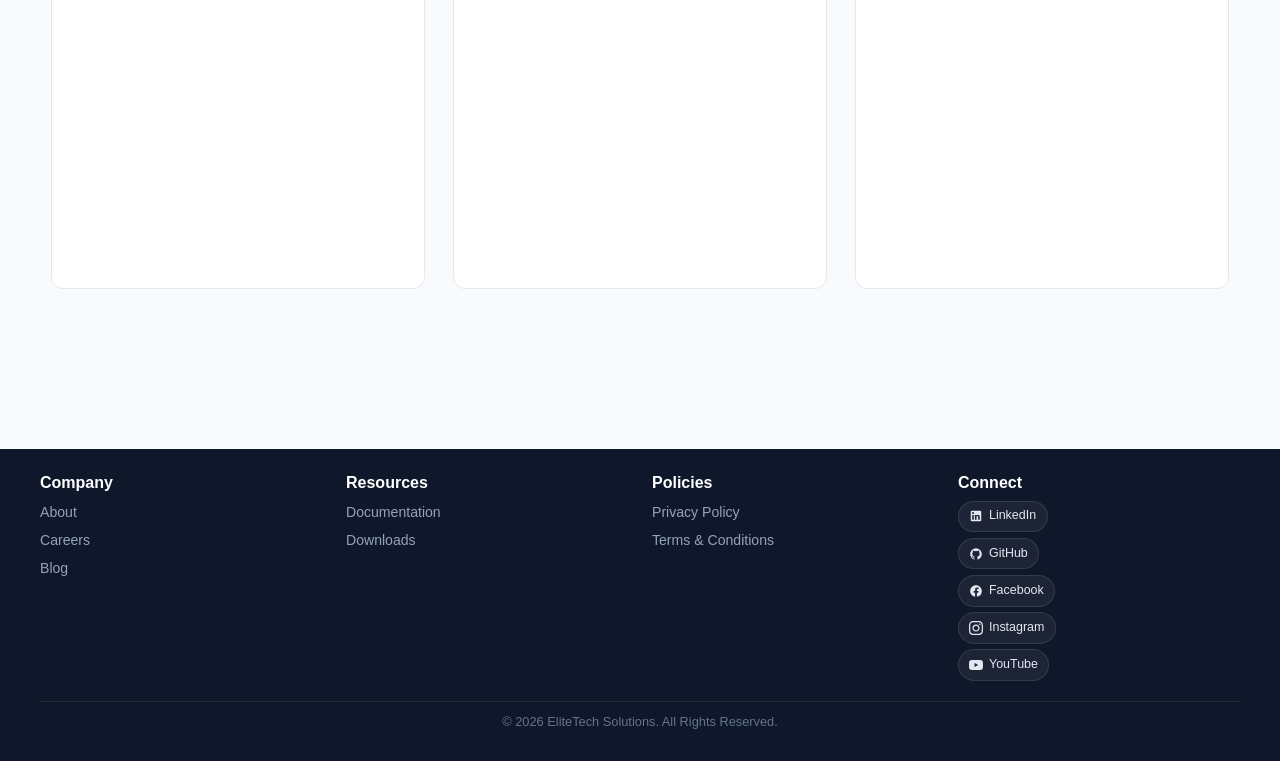
<file: contact.html>
<!DOCTYPE html>
<html lang="en">
<head>
    <meta charset="UTF-8">
    <meta name="viewport" content="width=device-width, initial-scale=1.0">

    <title>Contact Us | EliteTech Solutions</title>

    <meta name="description"
    content="Contact EliteTech Solutions for web development, mobile app development, cloud solutions, UI/UX design, software testing, and IT consulting services.">

    <meta name="keywords"
    content="Contact EliteTech Solutions, Contact Us, Software Company, IT Services, Web Development, Mobile App Development, Cloud Solutions">

    <meta name="author"
    content="Arpit Thakur">

    <link rel="icon" type="image/png" href="assets/images/favicon-32x32.png">

    <meta property="og:title"
    content="Contact Us | EliteTech Solutions">

    <meta property="og:description"
    content="Get in touch with EliteTech Solutions through our contact form, office locations, phone, email, and social media channels.">

        <link rel="stylesheet" href="assets/css/style.css">
</head>
<body>
    <header>
        <div class="header-brand">
            <img src="assets/images/logos/main.png" alt="EliteTech Solutions Logo">
            <h1><u>EliteTech Solutions</u></h1>
        </div>

        <input type="checkbox" id="theme-toggle" class="theme-checkbox">
        <input type="checkbox" id="nav-toggle" class="nav-toggle">
        <label for="nav-toggle" class="nav-toggle-label" aria-label="Toggle Menu">☰</label>

        <nav>
            <a href="index.html">Home</a>
            <a href="about.html">About</a>
            <a href="services.html">Services</a>
            <a href="portfolio.html">Portfolio</a>
            <a href="pricing.html">Pricing</a>
            <a href="blog.html">Blog</a>
            <a href="careers.html">Careers</a>
            <a href="contact.html" class="active">Contact</a>

            <label for="theme-toggle" class="theme-toggle-label" aria-label="Toggle dark mode" title="Toggle Light/Dark Theme">
                <svg class="icon-moon" viewBox="0 0 24 24" fill="currentColor" aria-hidden="true">
                    <path d="M21 12.79A9 9 0 1 1 11.21 3 7 7 0 0 0 21 12.79z"/>
                </svg>
                <svg class="icon-sun" viewBox="0 0 24 24" fill="none" stroke="currentColor" stroke-width="2" stroke-linecap="round" stroke-linejoin="round" aria-hidden="true">
                    <circle cx="12" cy="12" r="5"/>
                    <line x1="12" y1="1" x2="12" y2="3"/>
                    <line x1="12" y1="21" x2="12" y2="23"/>
                    <line x1="4.22" y1="4.22" x2="5.64" y2="5.64"/>
                    <line x1="18.36" y1="18.36" x2="19.78" y2="19.78"/>
                    <line x1="1" y1="12" x2="3" y2="12"/>
                    <line x1="21" y1="12" x2="23" y2="12"/>
                    <line x1="4.22" y1="19.78" x2="5.64" y2="18.36"/>
                    <line x1="18.36" y1="5.64" x2="19.78" y2="4.22"/>
                </svg>
            </label>
        </nav>
    </header>

    <main>
        <section id="contact-form">

<h2>Contact Form</h2>

<form>

<label for="name">Name</label><br>
<input
type="text"
id="name"
name="name"
placeholder="Enter your full name"pattern="[A-Za-z]"
required><br><br>

<label for="company">Company</label><br>
<input
type="text"
id="company"
name="company"
placeholder="Company Name"><br><br>

<label for="email">Email</label><br>
<input
type="email"
id="email"
name="email"
placeholder="example@email.com"
required><br><br>

<label for="phone">Phone</label><br>
<input
type="tel"
id="phone"
name="phone"
placeholder="9876543210"><br><br>

<label for="department">Department</label><br>
<select id="department" name="department">

<option value="" selected disabled>Select Department</option>
<option>Sales</option>
<option>Support</option>
<option>Development</option>
<option>HR</option>
<option>Marketing</option>

</select><br><br>

<label for="budget">Budget</label><br>
<select id="budget" name="budget">

<option value="" selected disabled>Select Budget</option>
<option>Below ₹50,000</option>
<option>₹50,000 - ₹2,00,000</option>
<option>₹2,00,000 - ₹5,00,000</option>
<option>Above ₹5,00,000</option>

</select><br><br>

<label for="subject">Subject</label><br>
<input
type="text"
id="subject"
name="subject"
placeholder="Project Subject"><br><br>

<label for="message">Message</label><br>

<textarea
id="message"
name="message"
rows="6"
cols="40"
placeholder="Write your message here">
</textarea><br><br>

<input type="submit" value="Send Message">
<input type="reset" value="Reset">

</form>

</section>


<section id="offices">

<h2>Our Offices</h2>

<section>

<h3>Chandigarh Office</h3>

<p><strong>Address:</strong> Sector 34, Chandigarh, India</p>

<p><strong>Email:</strong> chandigarh@elitetech.com</p>

<p><strong>Phone:</strong> +91 9876543210</p>

<p><strong>Business Hours:</strong> Monday - Friday, 9:00 AM - 6:00 PM</p>

<iframe src="https://www.google.com/maps/embed?pb=!1m18!1m12!1m3!1d12417.033472260036!2d76.67996839842777!3d30.
709482992261954!2m3!1f0!2f0!3f0!3m2!1i1024!2i768!4f13.1!3m3!1m2!1s0x390fee566ec12caf%3A0xe82bcee83eb20ba5!2sPhase%208B%2C%20
Sector%2074%2C%20Sahibzada%20Ajit%20Singh%20Nagar%2C%20Punjab!5e1!3m2!1sen!2sin!4v1784097461904!5m2!1sen!2sin" width="400" height="250" 
style="border:0;" allowfullscreen="" loading="lazy" referrerpolicy="strict-origin-when-cross-origin"></iframe>

</section>

<hr>

<section>

<h3>Bangalore Office</h3>

<p><strong>Address:</strong> Whitefield, Bangalore, India</p>

<p><strong>Email:</strong> bangalore@elitetech.com</p>

<p><strong>Phone:</strong> +91 9123456789</p>

<p><strong>Business Hours:</strong> Monday - Friday, 9:00 AM - 6:00 PM</p>

<iframe src="https://www.google.com/maps/embed?pb=!1m18!1m12!1m3!1d3518.239418146697!2d77.7329799745468!3d12.
985847314566827!2m3!1f0!2f0!3f0!3m2!1i1024!2i768!4f13.1!3m3!1m2!1s0x3bae11fb44001d6d%3A0x600e3e9698db2d17!2
sInternational%20Tech%20Park%20Bengaluru%20(ITPB)!5e1!3m2!1sen!2sin!4v1784097541463!5m2!1sen!2sin" width="400" height="250" style="border:0;"
 allowfullscreen="" loading="lazy" referrerpolicy="strict-origin-when-cross-origin"></iframe>

</section>

<hr>

<section>

<h3>Hyderabad Office</h3>

<p><strong>Address:</strong> HITEC City, Hyderabad, India</p>

<p><strong>Email:</strong> hyderabad@elitetech.com</p>

<p><strong>Phone:</strong> +91 9988776655</p>

<p><strong>Business Hours:</strong> Monday - Friday, 9:00 AM - 6:00 PM</p>

<iframe src="https://www.google.com/maps/embed?pb=!1m18!1m12!1m3!1d27557.58091851891!2d78.34456653254192!
3d17.435058735723764!2m3!1f0!2f0!3f0!3m2!1i1024!2i768!4f13.1!3m3!1m2!1s0x3bcb91580b1b4fe9%3A0x86453398604c4bab!
2sInternational%20Tech%20Park%20Hyderabad.!5e1!3m2!1sen!2sin!4v1784097603894!5m2!1sen!2sin" 
width="400" height="250" style="border:0;" allowfullscreen="" loading="lazy" referrerpolicy="strict-origin-when-cross-origin"></iframe>

</section>

</section>


    </main>

    <footer>
        <div class="footer-grid">
            <div>
                <h3><u>Company</u></h3>
                <nav>
                    <a href="about.html">About</a>
                    <a href="careers.html">Careers</a>
                    <a href="blog.html">Blog</a>
                </nav>
            </div>

            <div>
                <h3>Resources</h3>
                <nav>
                    <a href="#">Documentation</a>
                    <a href="#">Downloads</a>
                </nav>
            </div>

            <div>
                <h3>Policies</h3>
                <nav>
                    <a href="privacy-policy.html">Privacy Policy</a>
                    <a href="terms-and-conditions.html">Terms & Conditions</a>
                </nav>
            </div>

            <div>
                <h3>Connect</h3>
                <nav class="social-connect-list">
                    <a href="https://in.linkedin.com" target="_blank" class="social-link linkedin" title="LinkedIn">
                        <svg viewBox="0 0 24 24"><path d="M19 3a2 2 0 0 1 2 2v14a2 2 0 0 1-2 2H5a2 2 0 0 1-2-2V5a2 2 0 0 1 2-2h14m-.5 15.5v-5.3a3.26 3.26 0 0 0-3.26-3.26c-.85 0-1.84.52-2.28 1.3v-1.11h-2.79v8.37h2.79v-4.93c0-.77.62-1.4 1.39-1.4a1.4 1.4 0 0 1 1.4 1.4v4.93h2.75M6.88 8.56a1.68 1.68 0 0 0 1.68-1.68c0-.93-.75-1.69-1.68-1.69a1.69 1.69 0 0 0-1.69 1.69c0 .93.76 1.68 1.69 1.68m1.39 9.94v-8.37H5.5v8.37h2.77z"/></svg>
                        LinkedIn
                    </a>
                    <a href="https://github.com" target="_blank" class="social-link github" title="GitHub">
                        <svg viewBox="0 0 24 24"><path d="M12 2A10 10 0 0 0 2 12c0 4.42 2.87 8.17 6.84 9.5.5.08.66-.23.66-.5v-1.69c-2.77.6-3.36-1.34-3.36-1.34-.46-1.16-1.11-1.47-1.11-1.47-.91-.62.07-.6.07-.6 1 .07 1.53 1.03 1.53 1.03.87 1.52 2.34 1.07 2.91.83.1-.65.35-1.09.63-1.34-2.22-.25-4.55-1.11-4.55-4.92 0-1.11.38-2 1.03-2.71-.1-.25-.45-1.29.1-2.64 0 0 .84-.27 2.75 1.02.79-.22 1.65-.33 2.5-.33.85 0 1.71.11 2.5.33 1.91-1.29 2.75-1.02 2.75-1.02.55 1.35.2 2.39.1 2.64.65.71 1.03 1.6 1.03 2.71 0 3.82-2.34 4.66-4.57 4.91.36.31.69.92.69 1.85V21c0 .27.16.59.67.5C19.14 20.16 22 16.42 22 12A10 10 0 0 0 12 2z"/></svg>
                        GitHub
                    </a>
                    <a href="https://www.facebook.com" target="_blank" class="social-link facebook" title="Facebook">
                        <svg viewBox="0 0 24 24"><path d="M12 2.04C6.5 2.04 2 6.53 2 12.06C2 17.06 5.66 21.21 10.44 21.96V14.96H7.9V12.06H10.44V9.85C10.44 7.34 11.93 5.96 14.22 5.96C15.31 5.96 16.45 6.15 16.45 6.15V8.62H15.19C13.95 8.62 13.56 9.39 13.56 10.18V12.06H16.34L15.89 14.96H13.56V21.96A10 10 0 0 0 22 12.06C22 6.53 17.5 2.04 12 2.04Z"/></svg>
                        Facebook
                    </a>
                    <a href="https://www.instagram.com" target="_blank" class="social-link instagram" title="Instagram">
                        <svg viewBox="0 0 24 24"><path d="M12 2.163c3.204 0 3.584.012 4.85.07 3.252.148 4.771 1.691 4.919 4.919.058 1.265.069 1.645.069 4.849 0 3.205-.012 3.584-.069 4.849-.149 3.225-1.664 4.771-4.919 4.919-1.266.058-1.644.07-4.85.07-3.204 0-3.584-.012-4.849-.07-3.26-.149-4.771-1.699-4.919-4.92-.058-1.265-.07-1.644-.07-4.849 0-3.204.013-3.583.07-4.849.149-3.227 1.664-4.771 4.919-4.919 1.266-.057 1.645-.069 4.849-.069zm0-2.163c-3.259 0-3.667.014-4.947.072-4.358.2-6.78 2.618-6.98 6.98-.059 1.281-.073 1.689-.073 4.948 0 3.259.014 3.668.072 4.948.2 4.358 2.618 6.78 6.98 6.98 1.281.058 1.689.072 4.948.072 3.259 0 3.668-.014 4.948-.072 4.354-.2 6.782-2.618 6.979-6.98.059-1.28.073-1.689.073-4.948 0-3.259-.014-3.667-.072-4.947-.196-4.354-2.617-6.78-6.979-6.98-1.281-.059-1.69-.073-4.949-.073zm0 5.838c-3.403 0-6.162 2.759-6.162 6.162s2.759 6.163 6.162 6.163 6.162-2.759 6.162-6.163c0-3.403-2.759-6.162-6.162-6.162zm0 10.162c-2.209 0-4-1.79-4-4 0-2.209 1.791-4 4-4s4 1.791 4 4c0 2.21-1.791 4-4 4zm6.406-11.845c-.796 0-1.441.645-1.441 1.44s.645 1.44 1.441 1.44c.795 0 1.439-.645 1.439-1.44s-.644-1.44-1.439-1.44z"/></svg>
                        Instagram
                    </a>
                    <a href="https://www.youtube.com" target="_blank" class="social-link youtube" title="YouTube">
                        <svg viewBox="0 0 24 24"><path d="M23.498 6.186a3.016 3.016 0 0 0-2.122-2.136C19.505 3.545 12 3.545 12 3.545s-7.505 0-9.377.505A3.017 3.017 0 0 0 .502 6.186C0 8.07 0 12 0 12s0 3.93.502 5.814a3.016 3.016 0 0 0 2.122 2.136c1.871.505 9.376.505 9.376.505s7.505 0 9.377-.505a3.015 3.015 0 0 0 2.122-2.136C24 15.93 24 12 24 12s0-3.93-.502-5.814zM9.545 15.568V8.432L15.818 12l-6.273 3.568z"/></svg>
                        YouTube
                    </a>
                </nav>
            </div>
        </div>
        <p>&copy; 2026 EliteTech Solutions. All Rights Reserved.</p>
    </footer>
    </body>
    </html>
</file>
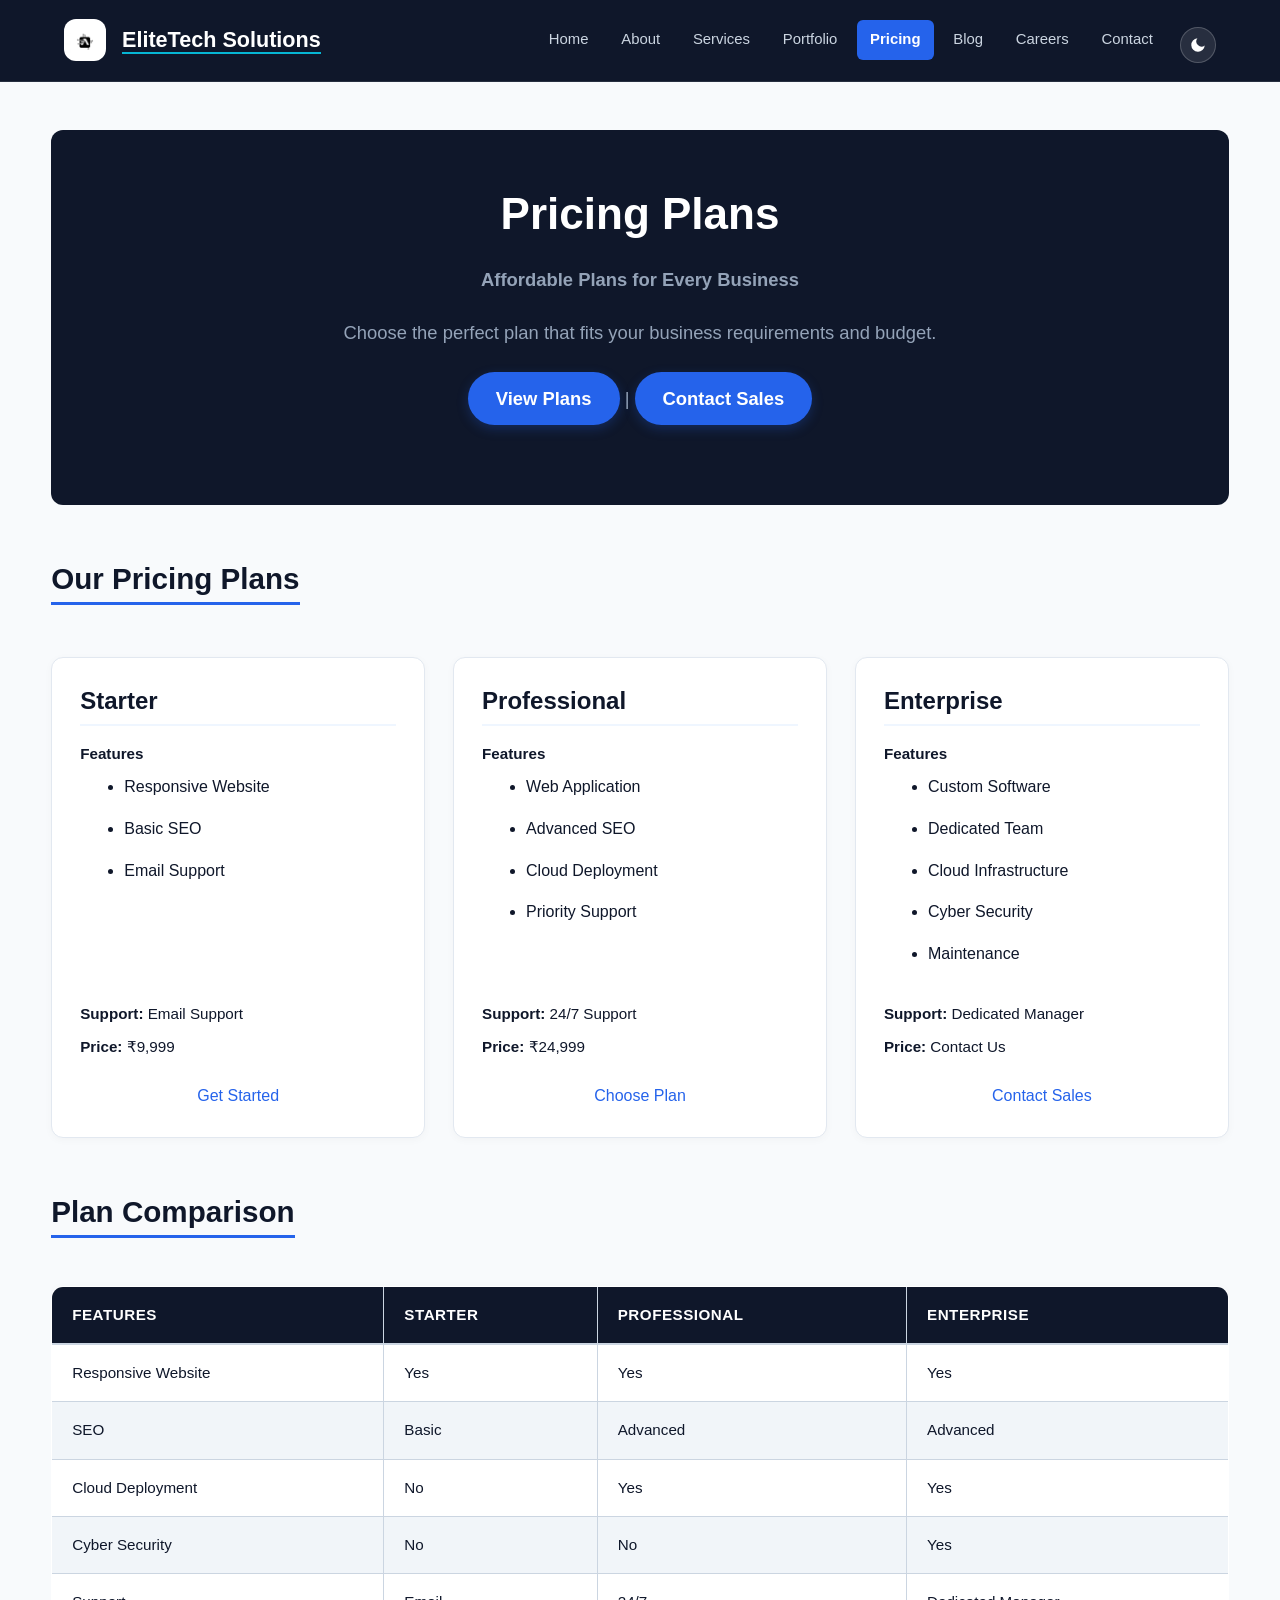
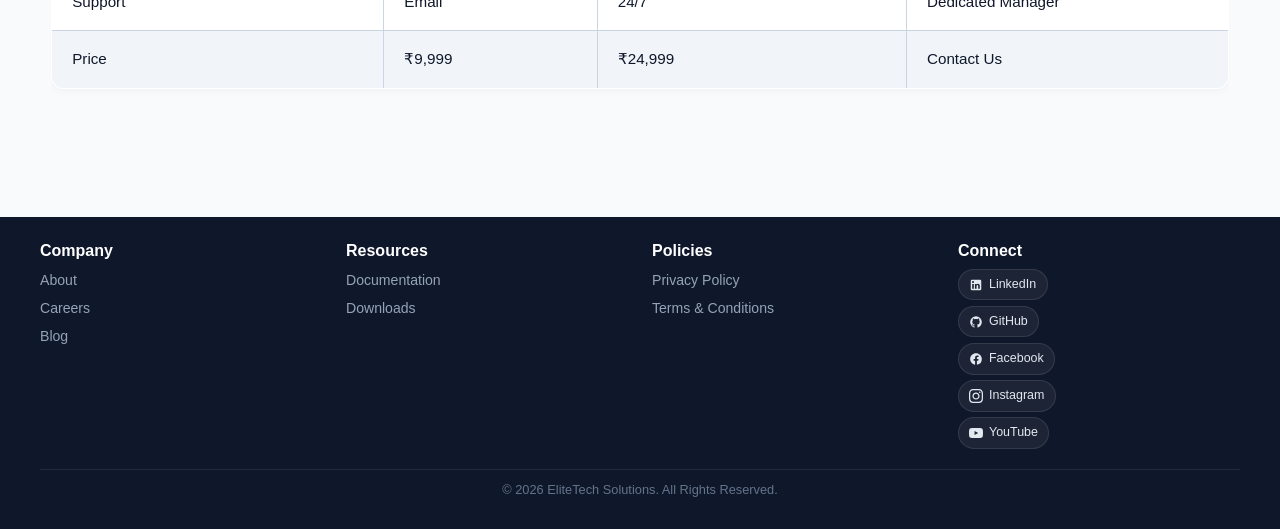
<file: pricing.html>
<!DOCTYPE html>
<html lang="en">
<head>
    <meta charset="UTF-8">
    <meta name="viewport" content="width=device-width, initial-scale=1.0">

    <title>Pricing | EliteTech Solutions</title>

    <meta name="description"
    content="Explore affordable pricing plans offered by EliteTech Solutions for startups, growing businesses, and enterprises.">

    <meta name="keywords"
    content="Pricing, Starter Plan, Professional Plan, Enterprise Plan, EliteTech Solutions">

    <meta name="author"
    content="Arpit Thakur">

    <link rel="icon" type="image/png" href="assets/images/favicon-32x32.png">

    <meta property="og:title"
    content="Pricing | EliteTech Solutions">

    <meta property="og:description"
    content="Choose the best pricing plan for your business needs.">
        <link rel="stylesheet" href="assets/css/style.css">
</head>

<body>
    <header>
        <div class="header-brand">
            <img src="assets/images/logos/main.png" alt="EliteTech Solutions Logo">
            <h1><u>EliteTech Solutions</u></h1>
        </div>

        <input type="checkbox" id="theme-toggle" class="theme-checkbox">
        <input type="checkbox" id="nav-toggle" class="nav-toggle">
        <label for="nav-toggle" class="nav-toggle-label" aria-label="Toggle Menu">☰</label>

        <nav>
            <a href="index.html">Home</a>
            <a href="about.html">About</a>
            <a href="services.html">Services</a>
            <a href="portfolio.html">Portfolio</a>
            <a href="pricing.html" class="active">Pricing</a>
            <a href="blog.html">Blog</a>
            <a href="careers.html">Careers</a>
            <a href="contact.html">Contact</a>

            
            <label for="theme-toggle" class="theme-toggle-label" aria-label="Toggle dark mode" title="Toggle Light/Dark Theme">
                <svg class="icon-moon" viewBox="0 0 24 24" fill="currentColor" aria-hidden="true">
                    <path d="M21 12.79A9 9 0 1 1 11.21 3 7 7 0 0 0 21 12.79z"/>
                </svg>
                <svg class="icon-sun" viewBox="0 0 24 24" fill="none" stroke="currentColor" stroke-width="2" stroke-linecap="round" stroke-linejoin="round" aria-hidden="true">
                    <circle cx="12" cy="12" r="5"/>
                    <line x1="12" y1="1" x2="12" y2="3"/>
                    <line x1="12" y1="21" x2="12" y2="23"/>
                    <line x1="4.22" y1="4.22" x2="5.64" y2="5.64"/>
                    <line x1="18.36" y1="18.36" x2="19.78" y2="19.78"/>
                    <line x1="1" y1="12" x2="3" y2="12"/>
                    <line x1="21" y1="12" x2="23" y2="12"/>
                    <line x1="4.22" y1="19.78" x2="5.64" y2="18.36"/>
                    <line x1="18.36" y1="5.64" x2="19.78" y2="4.22"/>
                </svg>
            </label>
        </nav>
    </header>

        <main>
            <section id="hero">

<h2>Pricing Plans</h2>

<p><strong>Affordable Plans for Every Business</strong></p>

<p>
Choose the perfect plan that fits your business
requirements and budget.
</p>

<p>
<a href="#pricing">View Plans</a> |
<a href="contact.html">Contact Sales</a>
</p>

</section>


<section id="pricing">

<h2>Our Pricing Plans</h2>

<article>

<h3>Starter</h3>

<p><strong>Features</strong></p>

<ul>
<li>Responsive Website</li>
<li>Basic SEO</li>
<li>Email Support</li>
</ul>

<p><strong>Support:</strong> Email Support</p>
<p><strong>Price:</strong> ₹9,999</p>
<a href="contact.html">Get Started</a>

</article>

<hr>

<article>

<h3>Professional</h3>

<p><strong>Features</strong></p>

<ul>
<li>Web Application</li>
<li>Advanced SEO</li>
<li>Cloud Deployment</li>
<li>Priority Support</li>
</ul>

<p><strong>Support:</strong> 24/7 Support</p>

<p><strong>Price:</strong> ₹24,999</p>

<a href="contact.html">Choose Plan</a>

</article>

<hr>

<article>

<h3>Enterprise</h3>

<p><strong>Features</strong></p>

<ul>
<li>Custom Software</li>
<li>Dedicated Team</li>
<li>Cloud Infrastructure</li>
<li>Cyber Security</li>
<li>Maintenance</li>
</ul>

<p><strong>Support:</strong> Dedicated Manager</p>

<p><strong>Price:</strong> Contact Us</p>

<a href="contact.html">Contact Sales</a>

</article>

</section>

<section id="comparison">

<h2>Plan Comparison</h2>

<div class="table-responsive">
<table>
<thead>
<tr>
<th>Features</th>
<th>Starter</th>
<th>Professional</th>
<th>Enterprise</th>
</tr>
</thead>

<tbody>
<tr>
<td>Responsive Website</td>
<td>Yes</td>
<td>Yes</td>
<td>Yes</td>
</tr>

<tr>
<td>SEO</td>
<td>Basic</td>
<td>Advanced</td>
<td>Advanced</td>
</tr>

<tr>
<td>Cloud Deployment</td>
<td>No</td>
<td>Yes</td>
<td>Yes</td>
</tr>

<tr>
<td>Cyber Security</td>
<td>No</td>
<td>No</td>
<td>Yes</td>
</tr>

<tr>
<td>Support</td>
<td>Email</td>
<td>24/7</td>
<td>Dedicated Manager</td>
</tr>

<tr>
<td>Price</td>
<td>₹9,999</td>
<td>₹24,999</td>
<td>Contact Us</td>
</tr>
</tbody>

</table>
</div>

</section>
</main>


    <footer>
        <div class="footer-grid">
            <div>
                <h3><u>Company</u></h3>
                <nav>
                    <a href="about.html">About</a>
                    <a href="careers.html">Careers</a>
                    <a href="blog.html">Blog</a>
                </nav>
            </div>

            <div>
                <h3>Resources</h3>
                <nav>
                    <a href="#">Documentation</a>
                    <a href="#">Downloads</a>
                </nav>
            </div>

            <div>
                <h3>Policies</h3>
                <nav>
                    <a href="privacy-policy.html">Privacy Policy</a>
                    <a href="terms-and-conditions.html">Terms & Conditions</a>
                </nav>
            </div>

            <div>
                <h3>Connect</h3>
                <nav class="social-connect-list">
                    <a href="https://in.linkedin.com" target="_blank" class="social-link linkedin" title="LinkedIn">
                        <svg viewBox="0 0 24 24"><path d="M19 3a2 2 0 0 1 2 2v14a2 2 0 0 1-2 2H5a2 2 0 0 1-2-2V5a2 2 0 0 1 2-2h14m-.5 15.5v-5.3a3.26 3.26 0 0 0-3.26-3.26c-.85 0-1.84.52-2.28 1.3v-1.11h-2.79v8.37h2.79v-4.93c0-.77.62-1.4 1.39-1.4a1.4 1.4 0 0 1 1.4 1.4v4.93h2.75M6.88 8.56a1.68 1.68 0 0 0 1.68-1.68c0-.93-.75-1.69-1.68-1.69a1.69 1.69 0 0 0-1.69 1.69c0 .93.76 1.68 1.69 1.68m1.39 9.94v-8.37H5.5v8.37h2.77z"/></svg>
                        LinkedIn
                    </a>
                    <a href="https://github.com" target="_blank" class="social-link github" title="GitHub">
                        <svg viewBox="0 0 24 24"><path d="M12 2A10 10 0 0 0 2 12c0 4.42 2.87 8.17 6.84 9.5.5.08.66-.23.66-.5v-1.69c-2.77.6-3.36-1.34-3.36-1.34-.46-1.16-1.11-1.47-1.11-1.47-.91-.62.07-.6.07-.6 1 .07 1.53 1.03 1.53 1.03.87 1.52 2.34 1.07 2.91.83.1-.65.35-1.09.63-1.34-2.22-.25-4.55-1.11-4.55-4.92 0-1.11.38-2 1.03-2.71-.1-.25-.45-1.29.1-2.64 0 0 .84-.27 2.75 1.02.79-.22 1.65-.33 2.5-.33.85 0 1.71.11 2.5.33 1.91-1.29 2.75-1.02 2.75-1.02.55 1.35.2 2.39.1 2.64.65.71 1.03 1.6 1.03 2.71 0 3.82-2.34 4.66-4.57 4.91.36.31.69.92.69 1.85V21c0 .27.16.59.67.5C19.14 20.16 22 16.42 22 12A10 10 0 0 0 12 2z"/></svg>
                        GitHub
                    </a>
                    <a href="https://www.facebook.com" target="_blank" class="social-link facebook" title="Facebook">
                        <svg viewBox="0 0 24 24"><path d="M12 2.04C6.5 2.04 2 6.53 2 12.06C2 17.06 5.66 21.21 10.44 21.96V14.96H7.9V12.06H10.44V9.85C10.44 7.34 11.93 5.96 14.22 5.96C15.31 5.96 16.45 6.15 16.45 6.15V8.62H15.19C13.95 8.62 13.56 9.39 13.56 10.18V12.06H16.34L15.89 14.96H13.56V21.96A10 10 0 0 0 22 12.06C22 6.53 17.5 2.04 12 2.04Z"/></svg>
                        Facebook
                    </a>
                    <a href="https://www.instagram.com" target="_blank" class="social-link instagram" title="Instagram">
                        <svg viewBox="0 0 24 24"><path d="M12 2.163c3.204 0 3.584.012 4.85.07 3.252.148 4.771 1.691 4.919 4.919.058 1.265.069 1.645.069 4.849 0 3.205-.012 3.584-.069 4.849-.149 3.225-1.664 4.771-4.919 4.919-1.266.058-1.644.07-4.85.07-3.204 0-3.584-.012-4.849-.07-3.26-.149-4.771-1.699-4.919-4.92-.058-1.265-.07-1.644-.07-4.849 0-3.204.013-3.583.07-4.849.149-3.227 1.664-4.771 4.919-4.919 1.266-.057 1.645-.069 4.849-.069zm0-2.163c-3.259 0-3.667.014-4.947.072-4.358.2-6.78 2.618-6.98 6.98-.059 1.281-.073 1.689-.073 4.948 0 3.259.014 3.668.072 4.948.2 4.358 2.618 6.78 6.98 6.98 1.281.058 1.689.072 4.948.072 3.259 0 3.668-.014 4.948-.072 4.354-.2 6.782-2.618 6.979-6.98.059-1.28.073-1.689.073-4.948 0-3.259-.014-3.667-.072-4.947-.196-4.354-2.617-6.78-6.979-6.98-1.281-.059-1.69-.073-4.949-.073zm0 5.838c-3.403 0-6.162 2.759-6.162 6.162s2.759 6.163 6.162 6.163 6.162-2.759 6.162-6.163c0-3.403-2.759-6.162-6.162-6.162zm0 10.162c-2.209 0-4-1.79-4-4 0-2.209 1.791-4 4-4s4 1.791 4 4c0 2.21-1.791 4-4 4zm6.406-11.845c-.796 0-1.441.645-1.441 1.44s.645 1.44 1.441 1.44c.795 0 1.439-.645 1.439-1.44s-.644-1.44-1.439-1.44z"/></svg>
                        Instagram
                    </a>
                    <a href="https://www.youtube.com" target="_blank" class="social-link youtube" title="YouTube">
                        <svg viewBox="0 0 24 24"><path d="M23.498 6.186a3.016 3.016 0 0 0-2.122-2.136C19.505 3.545 12 3.545 12 3.545s-7.505 0-9.377.505A3.017 3.017 0 0 0 .502 6.186C0 8.07 0 12 0 12s0 3.93.502 5.814a3.016 3.016 0 0 0 2.122 2.136c1.871.505 9.376.505 9.376.505s7.505 0 9.377-.505a3.015 3.015 0 0 0 2.122-2.136C24 15.93 24 12 24 12s0-3.93-.502-5.814zM9.545 15.568V8.432L15.818 12l-6.273 3.568z"/></svg>
                        YouTube
                    </a>
                </nav>
            </div>
        </div>
        <p>&copy; 2026 EliteTech Solutions. All Rights Reserved.</p>
    </footer>


</body>
</html>
</file>
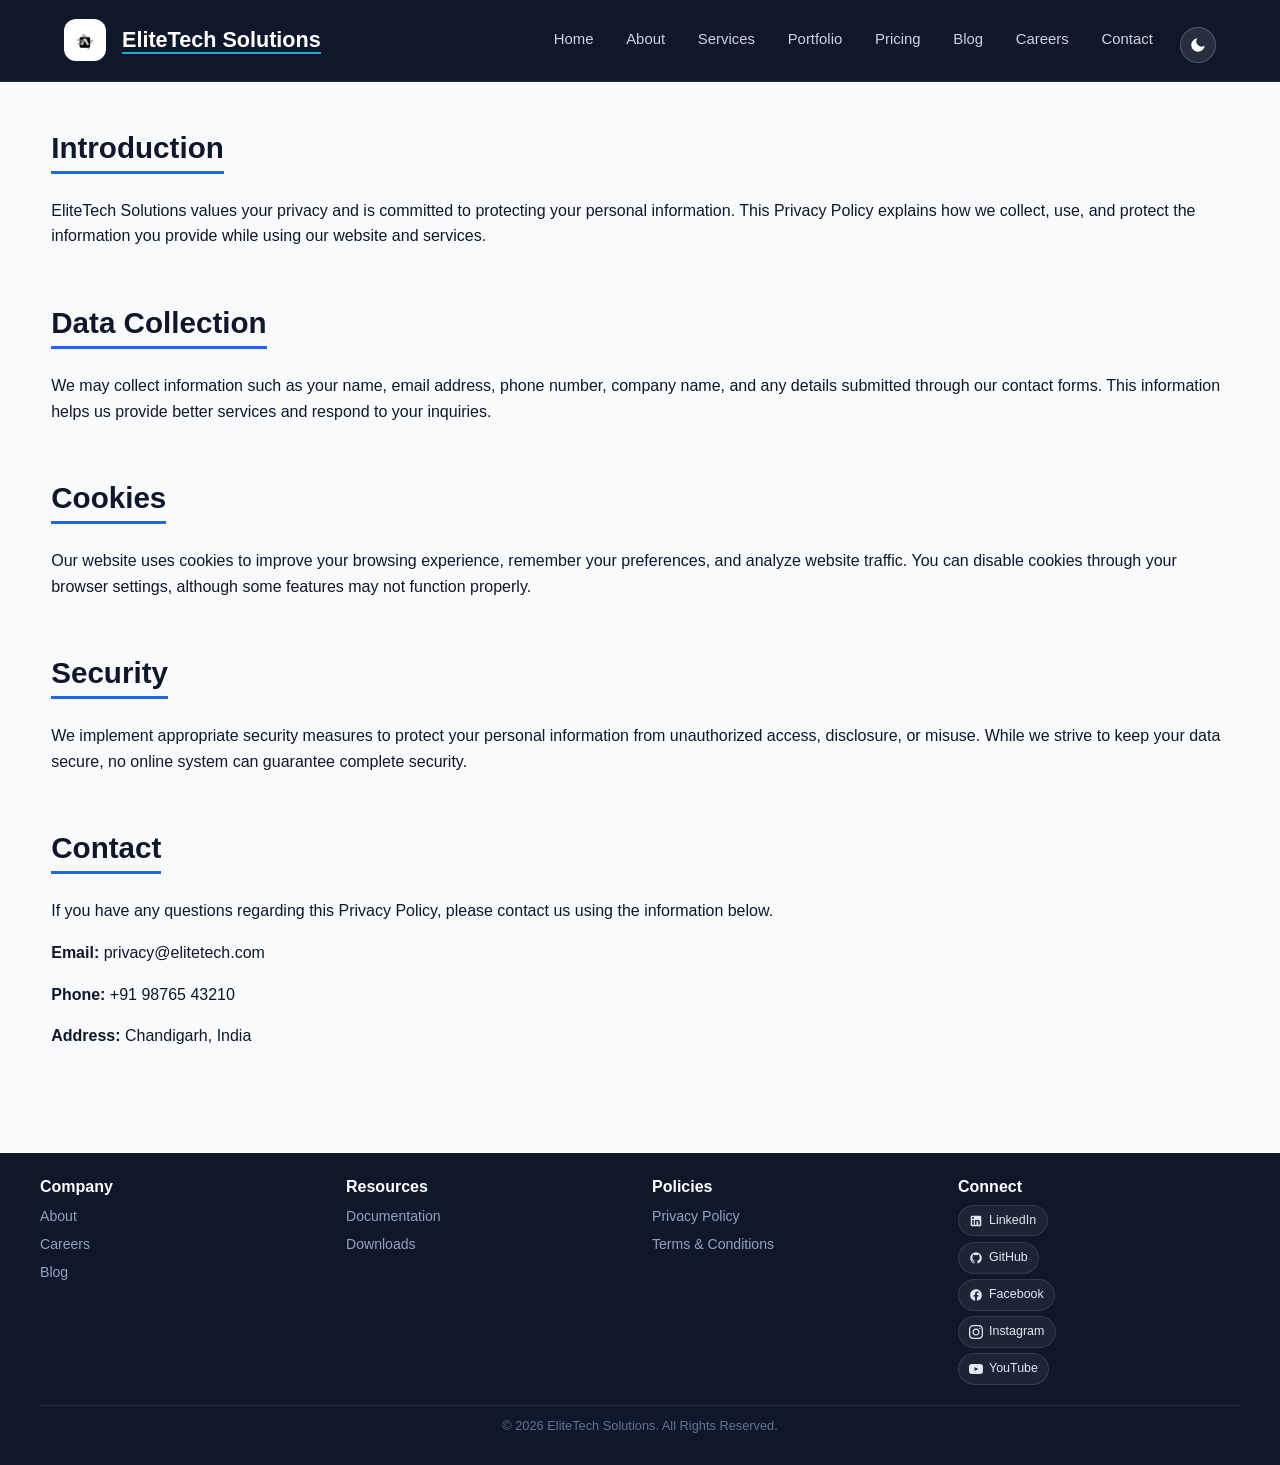
<file: privacy-policy.html>
<!DOCTYPE html>
<html lang="en">
<head>
    <meta charset="UTF-8">
    <meta name="viewport" content="width=device-width, initial-scale=1.0">

    <title>Privacy Policy | EliteTech Solutions</title>

    <meta name="description"
    content="Read the Privacy Policy of EliteTech Solutions to understand how we collect, use, protect, and manage your personal information.">

    <meta name="keywords"
    content="Privacy Policy, Data Collection, Cookies, Security, EliteTech Solutions">

    <meta name="author"
    content="Arpit Thakur">

    <link rel="icon" type="image/png" href="assets/images/favicon-32x32.png">

    <meta property="og:title"
    content="Privacy Policy | EliteTech Solutions">

    <meta property="og:description"
    content="Learn how EliteTech Solutions protects your personal information and privacy.">

        <link rel="stylesheet" href="assets/css/style.css">
</head>

<body>
     <header>
        <div class="header-brand">
            <img src="assets/images/logos/main.png" alt="EliteTech Solutions Logo">
            <h1><u>EliteTech Solutions</u></h1>
        </div>

        <input type="checkbox" id="theme-toggle" class="theme-checkbox">
        <input type="checkbox" id="nav-toggle" class="nav-toggle">
        <label for="nav-toggle" class="nav-toggle-label" aria-label="Toggle Menu">☰</label>

        <nav>
            <a href="index.html">Home</a>
            <a href="about.html">About</a>
            <a href="services.html">Services</a>
            <a href="portfolio.html">Portfolio</a>
            <a href="pricing.html">Pricing</a>
            <a href="blog.html">Blog</a>
            <a href="careers.html">Careers</a>
            <a href="contact.html">Contact</a>

            
            <label for="theme-toggle" class="theme-toggle-label" aria-label="Toggle dark mode" title="Toggle Light/Dark Theme">
                <svg class="icon-moon" viewBox="0 0 24 24" fill="currentColor" aria-hidden="true">
                    <path d="M21 12.79A9 9 0 1 1 11.21 3 7 7 0 0 0 21 12.79z"/>
                </svg>
                <svg class="icon-sun" viewBox="0 0 24 24" fill="none" stroke="currentColor" stroke-width="2" stroke-linecap="round" stroke-linejoin="round" aria-hidden="true">
                    <circle cx="12" cy="12" r="5"/>
                    <line x1="12" y1="1" x2="12" y2="3"/>
                    <line x1="12" y1="21" x2="12" y2="23"/>
                    <line x1="4.22" y1="4.22" x2="5.64" y2="5.64"/>
                    <line x1="18.36" y1="18.36" x2="19.78" y2="19.78"/>
                    <line x1="1" y1="12" x2="3" y2="12"/>
                    <line x1="21" y1="12" x2="23" y2="12"/>
                    <line x1="4.22" y1="19.78" x2="5.64" y2="18.36"/>
                    <line x1="18.36" y1="5.64" x2="19.78" y2="4.22"/>
                </svg>
            </label>
        </nav>
    </header>

   
        <main>

<section id="introduction">

<h2>Introduction</h2>

<p>
EliteTech Solutions values your privacy and is committed to
protecting your personal information. This Privacy Policy
explains how we collect, use, and protect the information
you provide while using our website and services.
</p>

</section>

<section id="data-collection">

<h2>Data Collection</h2>

<p>
We may collect information such as your name, email address,
phone number, company name, and any details submitted through
our contact forms. This information helps us provide better
services and respond to your inquiries.
</p>

</section>

<section id="cookies">

<h2>Cookies</h2>

<p>
Our website uses cookies to improve your browsing experience,
remember your preferences, and analyze website traffic.
You can disable cookies through your browser settings,
although some features may not function properly.
</p>

</section>

<section id="security">

<h2>Security</h2>

<p>
We implement appropriate security measures to protect your
personal information from unauthorized access, disclosure,
or misuse. While we strive to keep your data secure,
no online system can guarantee complete security.
</p>

</section>

<section id="contact">

<h2>Contact</h2>

<p>
If you have any questions regarding this Privacy Policy,
please contact us using the information below.
</p>

<p>
<strong>Email:</strong> privacy@elitetech.com
</p>

<p>
<strong>Phone:</strong> +91 98765 43210
</p>

<p>
<strong>Address:</strong> Chandigarh, India
</p>

</section>

</main>


    <footer>
        <div class="footer-grid">
            <div>
                <h3><u>Company</u></h3>
                <nav>
                    <a href="about.html">About</a>
                    <a href="careers.html">Careers</a>
                    <a href="blog.html">Blog</a>
                </nav>
            </div>

            <div>
                <h3>Resources</h3>
                <nav>
                    <a href="#">Documentation</a>
                    <a href="#">Downloads</a>
                </nav>
            </div>

            <div>
                <h3>Policies</h3>
                <nav>
                    <a href="privacy-policy.html">Privacy Policy</a>
                    <a href="terms-and-conditions.html">Terms & Conditions</a>
                </nav>
            </div>

            <div>
                <h3>Connect</h3>
                <nav class="social-connect-list">
                    <a href="https://in.linkedin.com" target="_blank" class="social-link linkedin" title="LinkedIn">
                        <svg viewBox="0 0 24 24"><path d="M19 3a2 2 0 0 1 2 2v14a2 2 0 0 1-2 2H5a2 2 0 0 1-2-2V5a2 2 0 0 1 2-2h14m-.5 15.5v-5.3a3.26 3.26 0 0 0-3.26-3.26c-.85 0-1.84.52-2.28 1.3v-1.11h-2.79v8.37h2.79v-4.93c0-.77.62-1.4 1.39-1.4a1.4 1.4 0 0 1 1.4 1.4v4.93h2.75M6.88 8.56a1.68 1.68 0 0 0 1.68-1.68c0-.93-.75-1.69-1.68-1.69a1.69 1.69 0 0 0-1.69 1.69c0 .93.76 1.68 1.69 1.68m1.39 9.94v-8.37H5.5v8.37h2.77z"/></svg>
                        LinkedIn
                    </a>
                    <a href="https://github.com" target="_blank" class="social-link github" title="GitHub">
                        <svg viewBox="0 0 24 24"><path d="M12 2A10 10 0 0 0 2 12c0 4.42 2.87 8.17 6.84 9.5.5.08.66-.23.66-.5v-1.69c-2.77.6-3.36-1.34-3.36-1.34-.46-1.16-1.11-1.47-1.11-1.47-.91-.62.07-.6.07-.6 1 .07 1.53 1.03 1.53 1.03.87 1.52 2.34 1.07 2.91.83.1-.65.35-1.09.63-1.34-2.22-.25-4.55-1.11-4.55-4.92 0-1.11.38-2 1.03-2.71-.1-.25-.45-1.29.1-2.64 0 0 .84-.27 2.75 1.02.79-.22 1.65-.33 2.5-.33.85 0 1.71.11 2.5.33 1.91-1.29 2.75-1.02 2.75-1.02.55 1.35.2 2.39.1 2.64.65.71 1.03 1.6 1.03 2.71 0 3.82-2.34 4.66-4.57 4.91.36.31.69.92.69 1.85V21c0 .27.16.59.67.5C19.14 20.16 22 16.42 22 12A10 10 0 0 0 12 2z"/></svg>
                        GitHub
                    </a>
                    <a href="https://www.facebook.com" target="_blank" class="social-link facebook" title="Facebook">
                        <svg viewBox="0 0 24 24"><path d="M12 2.04C6.5 2.04 2 6.53 2 12.06C2 17.06 5.66 21.21 10.44 21.96V14.96H7.9V12.06H10.44V9.85C10.44 7.34 11.93 5.96 14.22 5.96C15.31 5.96 16.45 6.15 16.45 6.15V8.62H15.19C13.95 8.62 13.56 9.39 13.56 10.18V12.06H16.34L15.89 14.96H13.56V21.96A10 10 0 0 0 22 12.06C22 6.53 17.5 2.04 12 2.04Z"/></svg>
                        Facebook
                    </a>
                    <a href="https://www.instagram.com" target="_blank" class="social-link instagram" title="Instagram">
                        <svg viewBox="0 0 24 24"><path d="M12 2.163c3.204 0 3.584.012 4.85.07 3.252.148 4.771 1.691 4.919 4.919.058 1.265.069 1.645.069 4.849 0 3.205-.012 3.584-.069 4.849-.149 3.225-1.664 4.771-4.919 4.919-1.266.058-1.644.07-4.85.07-3.204 0-3.584-.012-4.849-.07-3.26-.149-4.771-1.699-4.919-4.92-.058-1.265-.07-1.644-.07-4.849 0-3.204.013-3.583.07-4.849.149-3.227 1.664-4.771 4.919-4.919 1.266-.057 1.645-.069 4.849-.069zm0-2.163c-3.259 0-3.667.014-4.947.072-4.358.2-6.78 2.618-6.98 6.98-.059 1.281-.073 1.689-.073 4.948 0 3.259.014 3.668.072 4.948.2 4.358 2.618 6.78 6.98 6.98 1.281.058 1.689.072 4.948.072 3.259 0 3.668-.014 4.948-.072 4.354-.2 6.782-2.618 6.979-6.98.059-1.28.073-1.689.073-4.948 0-3.259-.014-3.667-.072-4.947-.196-4.354-2.617-6.78-6.979-6.98-1.281-.059-1.69-.073-4.949-.073zm0 5.838c-3.403 0-6.162 2.759-6.162 6.162s2.759 6.163 6.162 6.163 6.162-2.759 6.162-6.163c0-3.403-2.759-6.162-6.162-6.162zm0 10.162c-2.209 0-4-1.79-4-4 0-2.209 1.791-4 4-4s4 1.791 4 4c0 2.21-1.791 4-4 4zm6.406-11.845c-.796 0-1.441.645-1.441 1.44s.645 1.44 1.441 1.44c.795 0 1.439-.645 1.439-1.44s-.644-1.44-1.439-1.44z"/></svg>
                        Instagram
                    </a>
                    <a href="https://www.youtube.com" target="_blank" class="social-link youtube" title="YouTube">
                        <svg viewBox="0 0 24 24"><path d="M23.498 6.186a3.016 3.016 0 0 0-2.122-2.136C19.505 3.545 12 3.545 12 3.545s-7.505 0-9.377.505A3.017 3.017 0 0 0 .502 6.186C0 8.07 0 12 0 12s0 3.93.502 5.814a3.016 3.016 0 0 0 2.122 2.136c1.871.505 9.376.505 9.376.505s7.505 0 9.377-.505a3.015 3.015 0 0 0 2.122-2.136C24 15.93 24 12 24 12s0-3.93-.502-5.814zM9.545 15.568V8.432L15.818 12l-6.273 3.568z"/></svg>
                        YouTube
                    </a>
                </nav>
            </div>
        </div>
        <p>&copy; 2026 EliteTech Solutions. All Rights Reserved.</p>
    </footer>


</body>
</html>
</file>
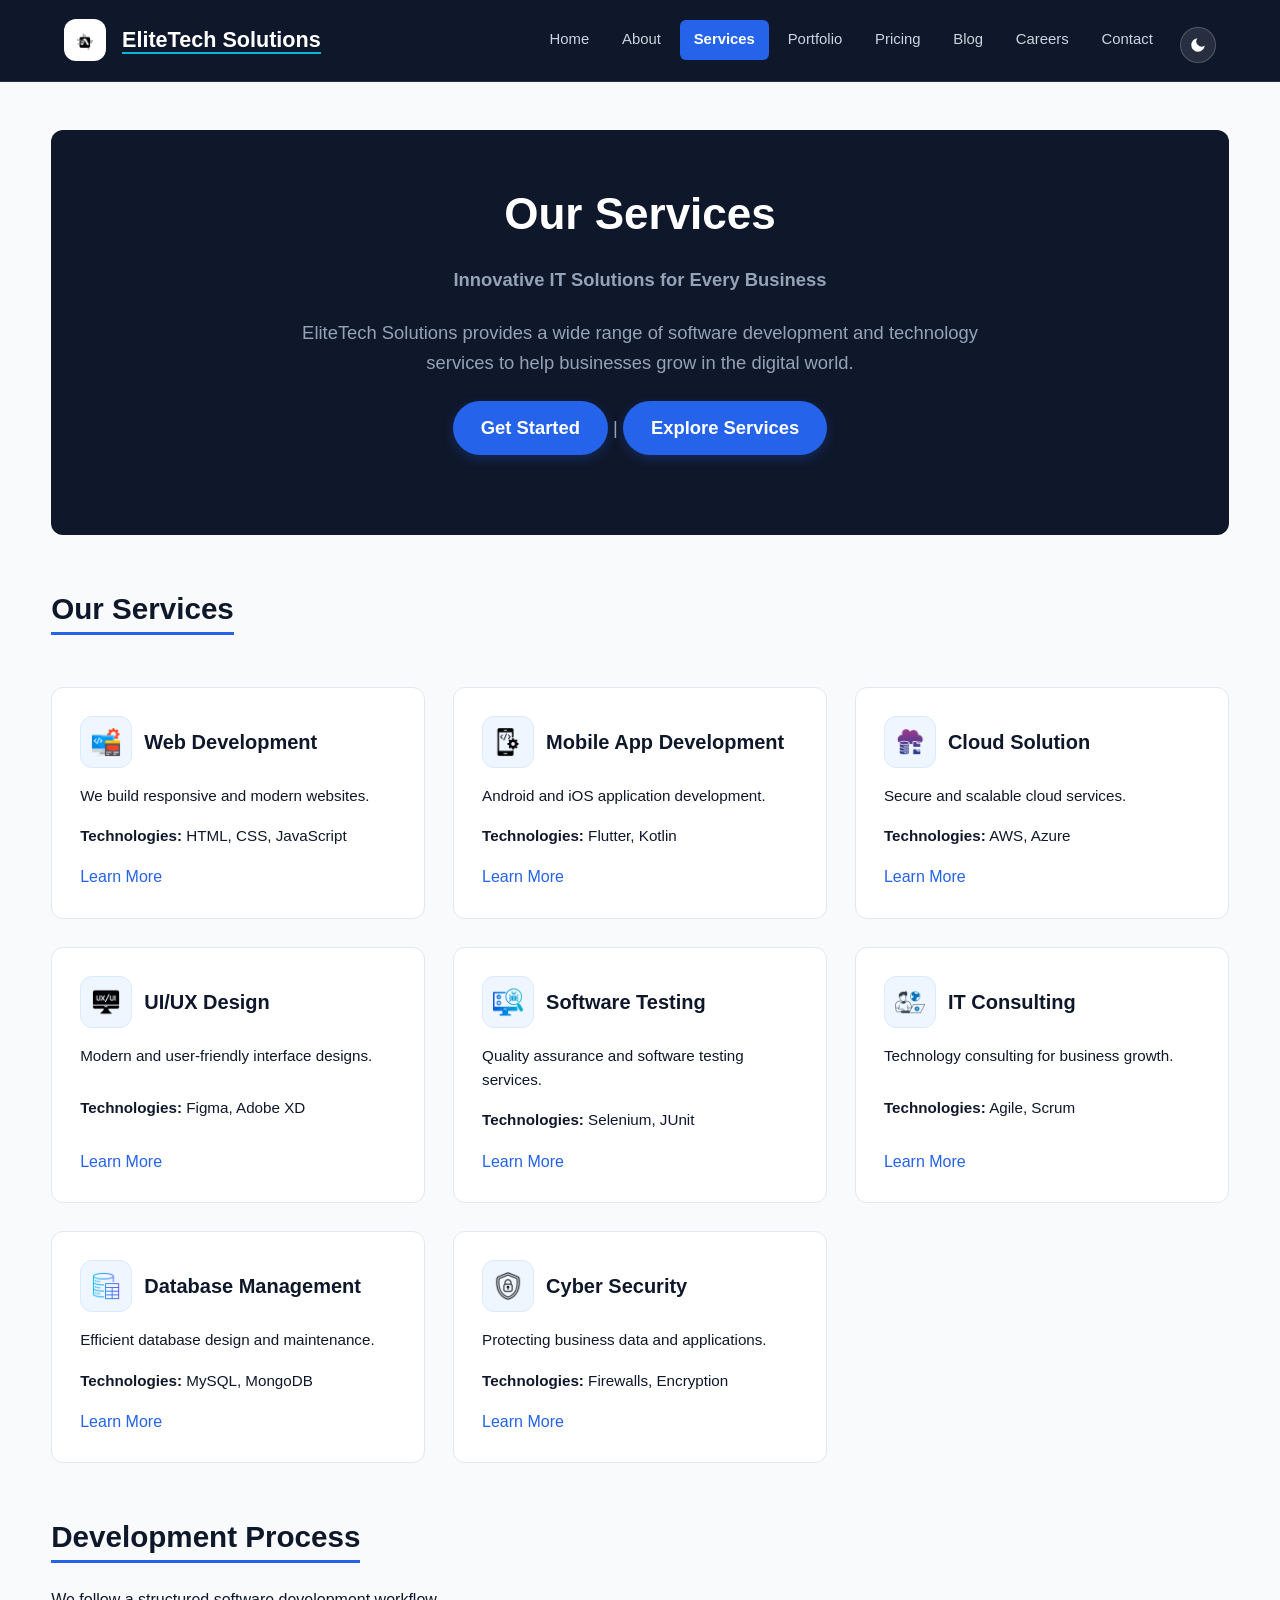
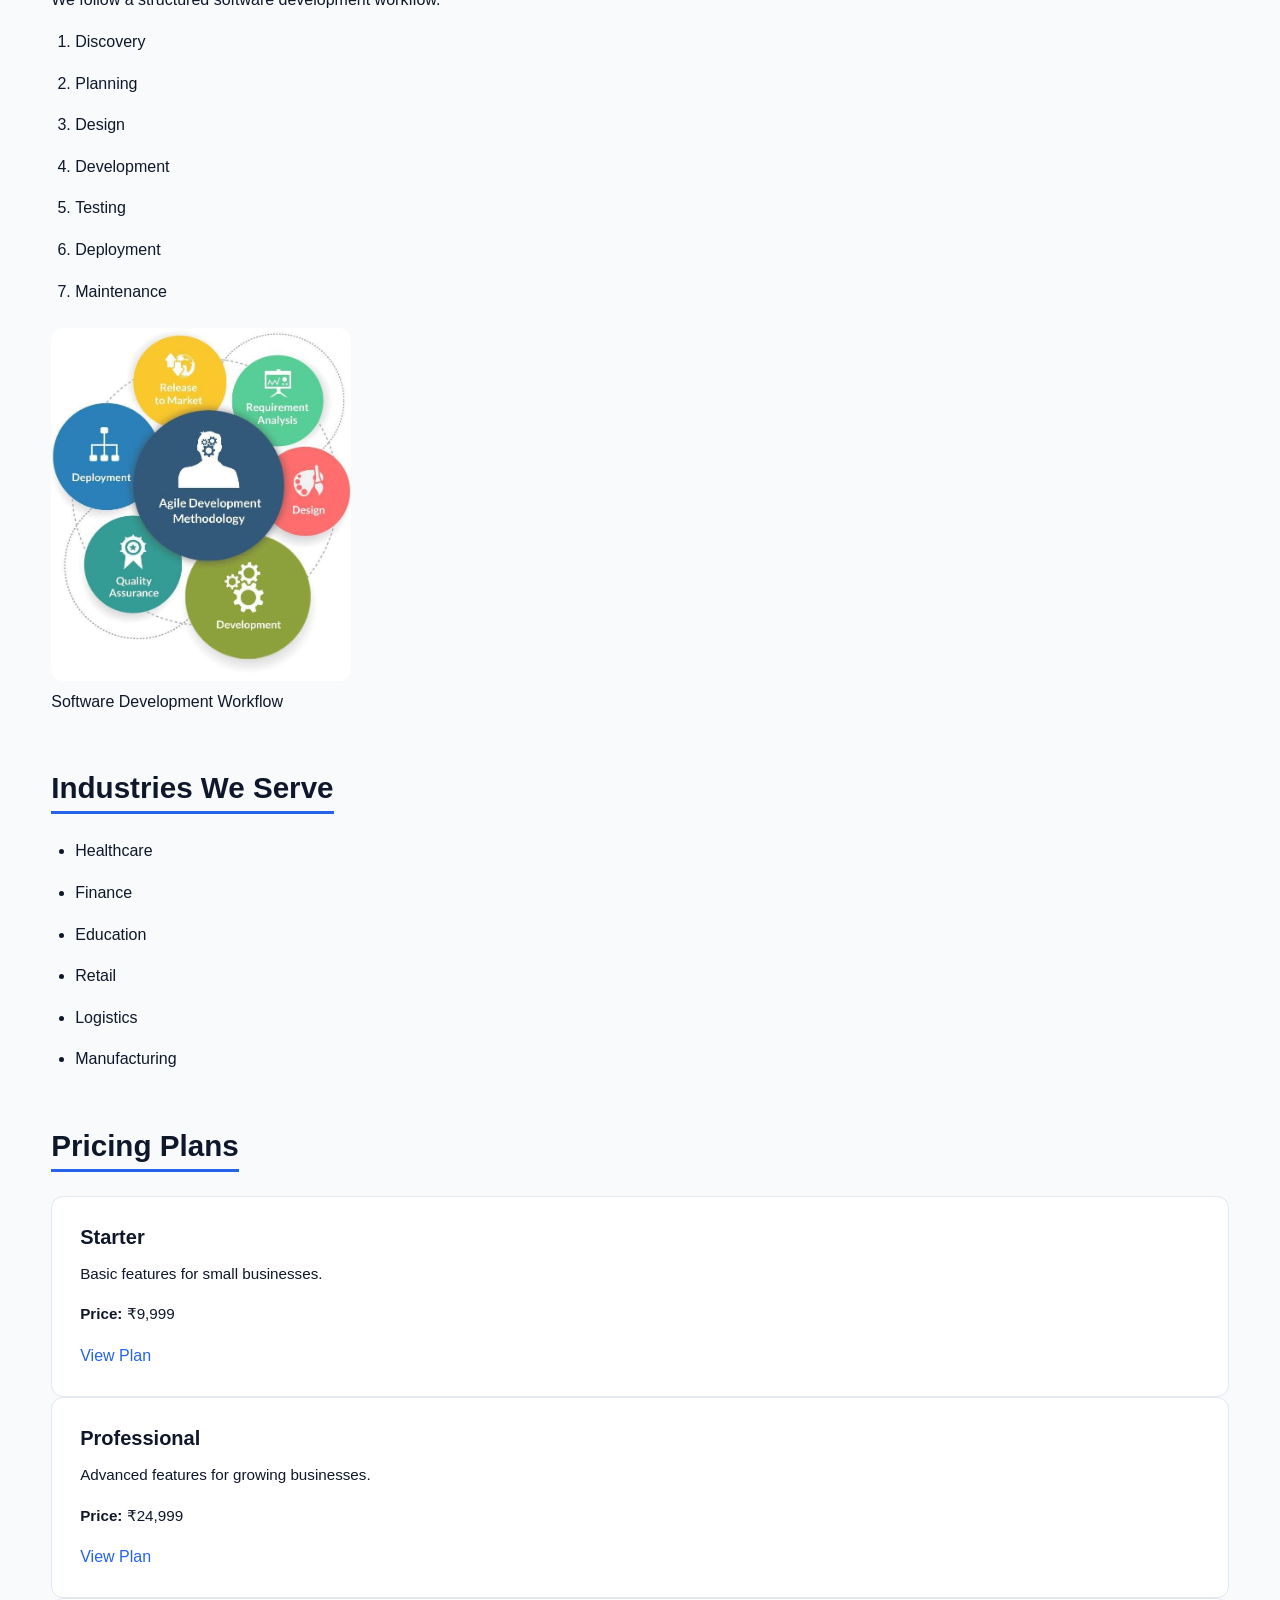
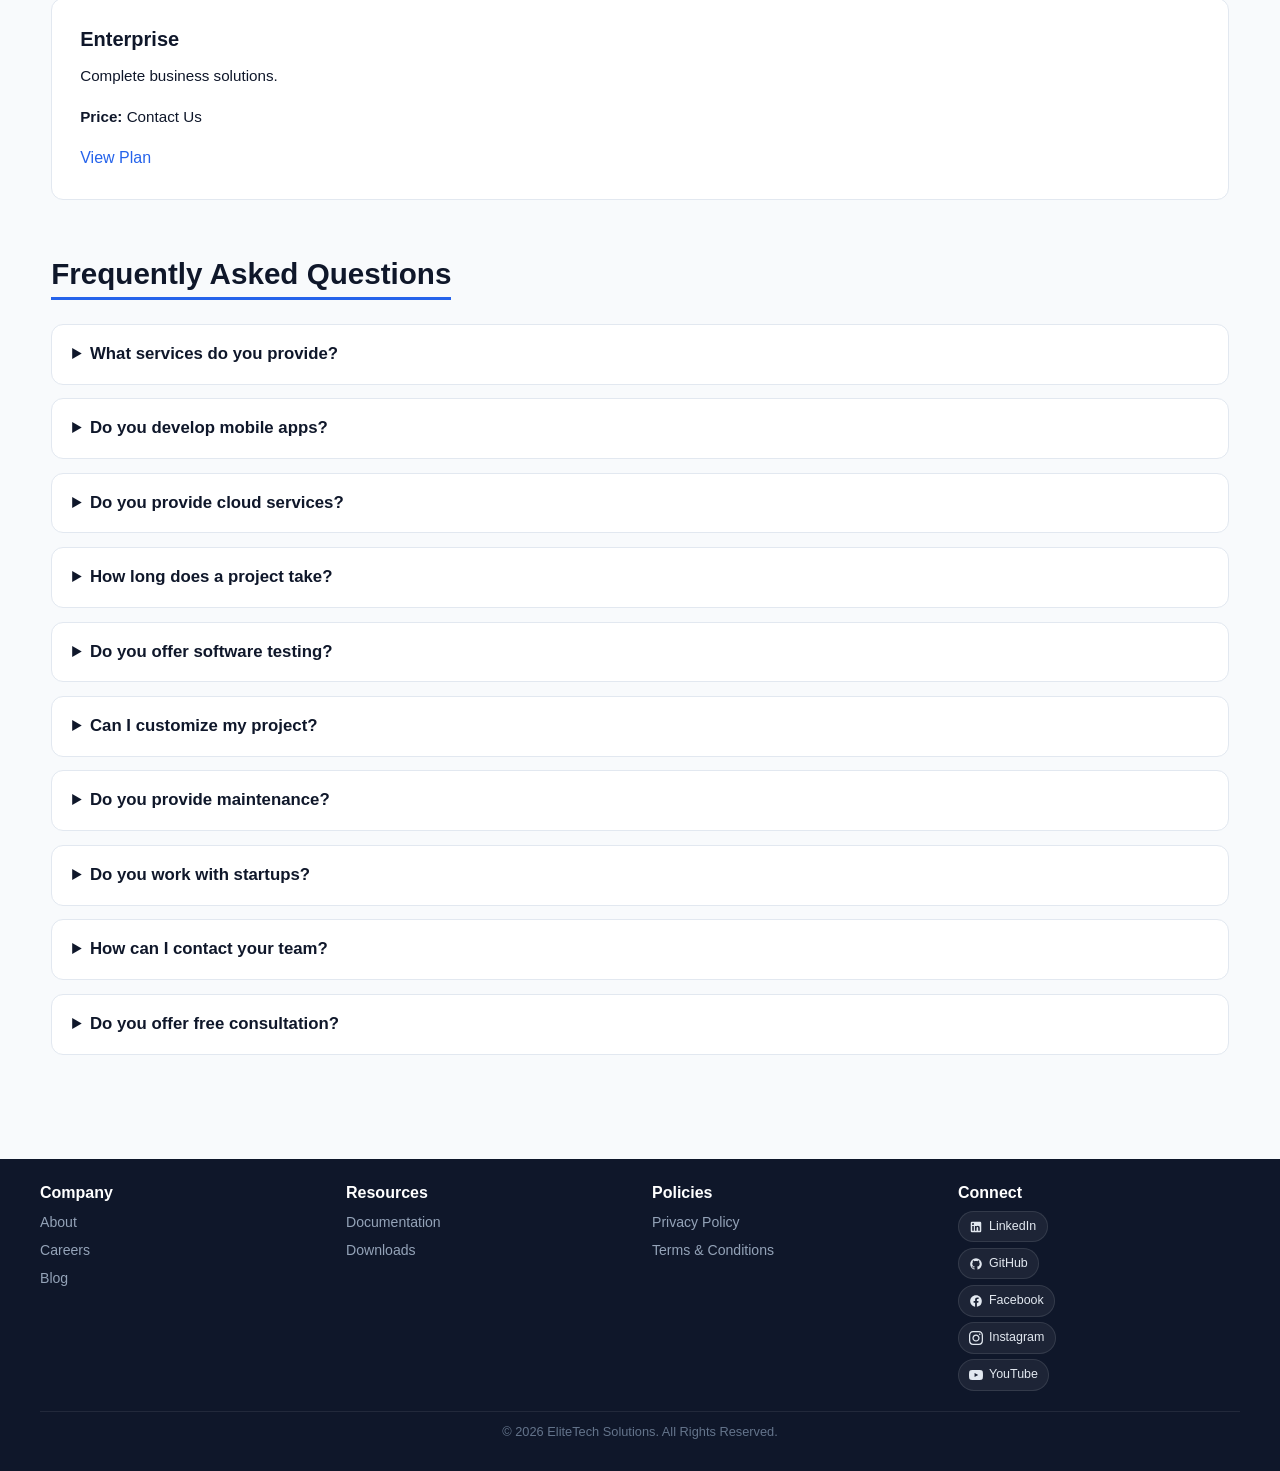
<file: services.html>
<!DOCTYPE html>
<html lang="en">
<head>
    <meta charset="UTF-8">
    <meta name="viewport" content="width=device-width, initial-scale=1.0">

    <title>Services | EliteTech Solutions</title>

    <meta name="description"
    content="Explore the software development services offered by EliteTech Solutions, including web development, mobile app development, cloud solutions, UI/UX design, software testing, database management, cybersecurity, and IT consulting.">

    <meta name="keywords"
    content="EliteTech Services, Web Development, Mobile App Development, Cloud Solutions, UI/UX Design, Software Testing, IT Consulting, Database Management, Cyber Security">

    <meta name="author"
    content="Arpit Thakur">

    <link rel="icon" type="image/png" href="assets/images/favicon-32x32.png">

    <meta property="og:title"
    content="Services | EliteTech Solutions">

    <meta property="og:description"
    content="Discover our wide range of software development and IT services designed to help businesses grow with modern technology.">

        <link rel="stylesheet" href="assets/css/style.css">
</head>

<body>
    <header>
       <div class="header-brand">
           <img src="assets/images/logos/main.png" alt="EliteTech Solutions Logo">
           <h1><u>EliteTech Solutions</u></h1>
       </div>

        <input type="checkbox" id="theme-toggle" class="theme-checkbox">
        <input type="checkbox" id="nav-toggle" class="nav-toggle">
        <label for="nav-toggle" class="nav-toggle-label" aria-label="Toggle Menu">☰</label>

        <nav>
            <a href="index.html">Home</a>
            <a href="about.html">About</a>
            <a href="services.html" class="active">Services</a>
            <a href="portfolio.html">Portfolio</a>
            <a href="pricing.html">Pricing</a>
            <a href="blog.html">Blog</a>
            <a href="careers.html">Careers</a>
            <a href="contact.html">Contact</a>

      
            <label for="theme-toggle" class="theme-toggle-label" aria-label="Toggle dark mode" title="Toggle Light/Dark Theme">
                <svg class="icon-moon" viewBox="0 0 24 24" fill="currentColor" aria-hidden="true">
                    <path d="M21 12.79A9 9 0 1 1 11.21 3 7 7 0 0 0 21 12.79z"/>
                </svg>
                <svg class="icon-sun" viewBox="0 0 24 24" fill="none" stroke="currentColor" stroke-width="2" stroke-linecap="round" stroke-linejoin="round" aria-hidden="true">
                    <circle cx="12" cy="12" r="5"/>
                    <line x1="12" y1="1" x2="12" y2="3"/>
                    <line x1="12" y1="21" x2="12" y2="23"/>
                    <line x1="4.22" y1="4.22" x2="5.64" y2="5.64"/>
                    <line x1="18.36" y1="18.36" x2="19.78" y2="19.78"/>
                    <line x1="1" y1="12" x2="3" y2="12"/>
                    <line x1="21" y1="12" x2="23" y2="12"/>
                    <line x1="4.22" y1="19.78" x2="5.64" y2="18.36"/>
                    <line x1="18.36" y1="5.64" x2="19.78" y2="4.22"/>
                </svg>
            </label>
        </nav>
    </header>

        <main>

<section id="hero">

    <h2>Our Services</h2>

    <p><strong>Innovative IT Solutions for Every Business</strong></p>

    <p>
        EliteTech Solutions provides a wide range of software
        development and technology services to help businesses
        grow in the digital world.
    </p>
    <p>
    <a href="contact.html">Get Started</a> |
    <a href="#services">Explore Services</a>
</p>

</section>

<section id="services">
    <h2>Our Services</h2>

<article>

    <figure>
        <img src="assets/icons/web.png"
             alt="Web Development Icon"
             width="40">
        <figcaption>Web Development</figcaption>
    </figure>

    <p>We build responsive and modern websites.</p>

    <p><strong>Technologies:</strong> HTML, CSS, JavaScript</p>

    <a href="#">Learn More</a>

</article>

<article>
    <figure>
        <img src="assets/icons/app.png" alt="Mobile App Development" width="40">
    <figcaption>Mobile App Development</figcaption>
    </figure>
    <p>Android and iOS application development.</p>
    <p><strong>Technologies:</strong> Flutter, Kotlin</p>
    <a href="#">Learn More</a>
</article>

<article>

    <figure>
    <img src="assets/icons/cloud.png" alt="Cloud Solutions" width="40">
    <figcaption>Cloud Solution</figcaption>
    </figure>
    <p>Secure and scalable cloud services.</p>
    <p><strong>Technologies:</strong> AWS, Azure</p>
    <a href="#">Learn More</a>
</article>

<article>
    <figure>
    <img src="assets/icons/ux.png" alt="UI UX Design" width="40">
    <figcaption>UI/UX Design</figcaption>
    </figure>
    <p>Modern and user-friendly interface designs.</p>
    <p><strong>Technologies:</strong> Figma, Adobe XD</p>
    <a href="#">Learn More</a>
</article>

<article>
    <figure>
    <img src="assets/icons/testing.png" alt="Software Testing" width="40">
    <figcaption>Software Testing</figcaption>
    </figure>
    <p>Quality assurance and software testing services.</p>
    <p><strong>Technologies:</strong> Selenium, JUnit</p>
    <a href="#">Learn More</a>
</article>

<article>
    <figure>
    <img src="assets/icons/it.png" alt="IT Consulting" width="40">
    <figcaption>IT Consulting</figcaption>
    </figure>
    <p>Technology consulting for business growth.</p>
    <p><strong>Technologies:</strong> Agile, Scrum</p>
    <a href="#">Learn More</a>
</article>

<article>
    <figure>
    <img src="assets/icons/db.png" alt="Database Management" width="40">
    <figcaption>Database Management</figcaption>
    </figure>
    <p>Efficient database design and maintenance.</p>
    <p><strong>Technologies:</strong> MySQL, MongoDB</p>
    <a href="#">Learn More</a>
</article>

<article>
    <figure>
    <img src="assets/icons/cyber.png" alt="Cyber Security" width="40">
    <figcaption>Cyber Security</figcaption>
    </figure>
    <p>Protecting business data and applications.</p>
    <p><strong>Technologies:</strong> Firewalls, Encryption</p>
    <a href="#">Learn More</a>
</article>

</section>

<section id="development-process">
    <h2>Development Process</h2>
<p>We follow a structured software development workflow.</p>
<ol>

<li>Discovery</li>
<li>Planning</li>
<li>Design</li>
<li>Development</li>
<li>Testing</li>
<li>Deployment</li>
<li>Maintenance</li>

</ol>
<figure>
    <img src="assets/images/workflow.jpeg"
         alt="Software Development Workflow"
         width="250">
    <figcaption>Software Development Workflow</figcaption>
</figure>


</section>

<section id="industries">

<h2>Industries We Serve</h2>
<ul>
<li>Healthcare</li>
<li>Finance</li>
<li>Education</li>
<li>Retail</li>
<li>Logistics</li>
<li>Manufacturing</li>
</ul>
</section>

<section id="pricing-preview">

<h2>Pricing Plans</h2>

<article>
<h3>Starter</h3>

<p>Basic features for small businesses.</p>
<p><strong>Price:</strong> ₹9,999</p>
<a href="pricing.html">View Plan</a>

</article>

<article>
<h3>Professional</h3>

<p>Advanced features for growing businesses.</p>
<p><strong>Price:</strong> ₹24,999</p>
<a href="pricing.html">View Plan</a>

</article>

<article>
<h3>Enterprise</h3>

<p>Complete business solutions.</p>
<p><strong>Price:</strong> Contact Us</p>
<a href="pricing.html">View Plan</a>

</article>
</section>

<section id="faq">

<h2>Frequently Asked Questions</h2>

<details>
<summary>What services do you provide?</summary>
<p>We provide web, mobile, cloud, UI/UX, testing and IT consulting services.</p>
</details>

<details>
<summary>Do you develop mobile apps?</summary>
<p>Yes, we develop Android and iOS applications.</p>
</details>

<details>
<summary>Do you provide cloud services?</summary>
<p>Yes, we offer cloud migration and cloud management.</p>
</details>

<details>
<summary>How long does a project take?</summary>
<p>Project duration depends on the requirements.</p>
</details>

<details>
<summary>Do you offer software testing?</summary>
<p>Yes, we provide complete QA and testing services.</p>
</details>

<details>
<summary>Can I customize my project?</summary>
<p>Yes, every project is customized according to client needs.</p>
</details>

<details>
<summary>Do you provide maintenance?</summary>
<p>Yes, we provide long-term maintenance and support.</p>
</details>

<details>
<summary>Do you work with startups?</summary>
<p>Yes, we work with startups as well as enterprises.</p>
</details>

<details>
<summary>How can I contact your team?</summary>
<p>You can contact us through our Contact page.</p>
</details>

<details>
<summary>Do you offer free consultation?</summary>
<p>Yes, the first consultation is free.</p>
</details>

</section>
   </main>

    <footer>
        <div class="footer-grid">
            <div>
                <h3><u>Company</u></h3>
                <nav>
                    <a href="about.html">About</a>
                    <a href="careers.html">Careers</a>
                    <a href="blog.html">Blog</a>
                </nav>
            </div>

            <div>
                <h3>Resources</h3>
                <nav>
                    <a href="#">Documentation</a>
                    <a href="#">Downloads</a>
                </nav>
            </div>

            <div>
                <h3>Policies</h3>
                <nav>
                    <a href="privacy-policy.html">Privacy Policy</a>
                    <a href="terms-and-conditions.html">Terms & Conditions</a>
                </nav>
            </div>

            <div>
                <h3>Connect</h3>
                <nav class="social-connect-list">
                    <a href="https://in.linkedin.com" target="_blank" class="social-link linkedin" title="LinkedIn">
                        <svg viewBox="0 0 24 24"><path d="M19 3a2 2 0 0 1 2 2v14a2 2 0 0 1-2 2H5a2 2 0 0 1-2-2V5a2 2 0 0 1 2-2h14m-.5 15.5v-5.3a3.26 3.26 0 0 0-3.26-3.26c-.85 0-1.84.52-2.28 1.3v-1.11h-2.79v8.37h2.79v-4.93c0-.77.62-1.4 1.39-1.4a1.4 1.4 0 0 1 1.4 1.4v4.93h2.75M6.88 8.56a1.68 1.68 0 0 0 1.68-1.68c0-.93-.75-1.69-1.68-1.69a1.69 1.69 0 0 0-1.69 1.69c0 .93.76 1.68 1.69 1.68m1.39 9.94v-8.37H5.5v8.37h2.77z"/></svg>
                        LinkedIn
                    </a>
                    <a href="https://github.com" target="_blank" class="social-link github" title="GitHub">
                        <svg viewBox="0 0 24 24"><path d="M12 2A10 10 0 0 0 2 12c0 4.42 2.87 8.17 6.84 9.5.5.08.66-.23.66-.5v-1.69c-2.77.6-3.36-1.34-3.36-1.34-.46-1.16-1.11-1.47-1.11-1.47-.91-.62.07-.6.07-.6 1 .07 1.53 1.03 1.53 1.03.87 1.52 2.34 1.07 2.91.83.1-.65.35-1.09.63-1.34-2.22-.25-4.55-1.11-4.55-4.92 0-1.11.38-2 1.03-2.71-.1-.25-.45-1.29.1-2.64 0 0 .84-.27 2.75 1.02.79-.22 1.65-.33 2.5-.33.85 0 1.71.11 2.5.33 1.91-1.29 2.75-1.02 2.75-1.02.55 1.35.2 2.39.1 2.64.65.71 1.03 1.6 1.03 2.71 0 3.82-2.34 4.66-4.57 4.91.36.31.69.92.69 1.85V21c0 .27.16.59.67.5C19.14 20.16 22 16.42 22 12A10 10 0 0 0 12 2z"/></svg>
                        GitHub
                    </a>
                    <a href="https://www.facebook.com" target="_blank" class="social-link facebook" title="Facebook">
                        <svg viewBox="0 0 24 24"><path d="M12 2.04C6.5 2.04 2 6.53 2 12.06C2 17.06 5.66 21.21 10.44 21.96V14.96H7.9V12.06H10.44V9.85C10.44 7.34 11.93 5.96 14.22 5.96C15.31 5.96 16.45 6.15 16.45 6.15V8.62H15.19C13.95 8.62 13.56 9.39 13.56 10.18V12.06H16.34L15.89 14.96H13.56V21.96A10 10 0 0 0 22 12.06C22 6.53 17.5 2.04 12 2.04Z"/></svg>
                        Facebook
                    </a>
                    <a href="https://www.instagram.com" target="_blank" class="social-link instagram" title="Instagram">
                        <svg viewBox="0 0 24 24"><path d="M12 2.163c3.204 0 3.584.012 4.85.07 3.252.148 4.771 1.691 4.919 4.919.058 1.265.069 1.645.069 4.849 0 3.205-.012 3.584-.069 4.849-.149 3.225-1.664 4.771-4.919 4.919-1.266.058-1.644.07-4.85.07-3.204 0-3.584-.012-4.849-.07-3.26-.149-4.771-1.699-4.919-4.92-.058-1.265-.07-1.644-.07-4.849 0-3.204.013-3.583.07-4.849.149-3.227 1.664-4.771 4.919-4.919 1.266-.057 1.645-.069 4.849-.069zm0-2.163c-3.259 0-3.667.014-4.947.072-4.358.2-6.78 2.618-6.98 6.98-.059 1.281-.073 1.689-.073 4.948 0 3.259.014 3.668.072 4.948.2 4.358 2.618 6.78 6.98 6.98 1.281.058 1.689.072 4.948.072 3.259 0 3.668-.014 4.948-.072 4.354-.2 6.782-2.618 6.979-6.98.059-1.28.073-1.689.073-4.948 0-3.259-.014-3.667-.072-4.947-.196-4.354-2.617-6.78-6.979-6.98-1.281-.059-1.69-.073-4.949-.073zm0 5.838c-3.403 0-6.162 2.759-6.162 6.162s2.759 6.163 6.162 6.163 6.162-2.759 6.162-6.163c0-3.403-2.759-6.162-6.162-6.162zm0 10.162c-2.209 0-4-1.79-4-4 0-2.209 1.791-4 4-4s4 1.791 4 4c0 2.21-1.791 4-4 4zm6.406-11.845c-.796 0-1.441.645-1.441 1.44s.645 1.44 1.441 1.44c.795 0 1.439-.645 1.439-1.44s-.644-1.44-1.439-1.44z"/></svg>
                        Instagram
                    </a>
                    <a href="https://www.youtube.com" target="_blank" class="social-link youtube" title="YouTube">
                        <svg viewBox="0 0 24 24"><path d="M23.498 6.186a3.016 3.016 0 0 0-2.122-2.136C19.505 3.545 12 3.545 12 3.545s-7.505 0-9.377.505A3.017 3.017 0 0 0 .502 6.186C0 8.07 0 12 0 12s0 3.93.502 5.814a3.016 3.016 0 0 0 2.122 2.136c1.871.505 9.376.505 9.376.505s7.505 0 9.377-.505a3.015 3.015 0 0 0 2.122-2.136C24 15.93 24 12 24 12s0-3.93-.502-5.814zM9.545 15.568V8.432L15.818 12l-6.273 3.568z"/></svg>
                        YouTube
                    </a>
                </nav>
            </div>
        </div>
        <p>&copy; 2026 EliteTech Solutions. All Rights Reserved.</p>
    </footer>


</body>
</html>
</file>
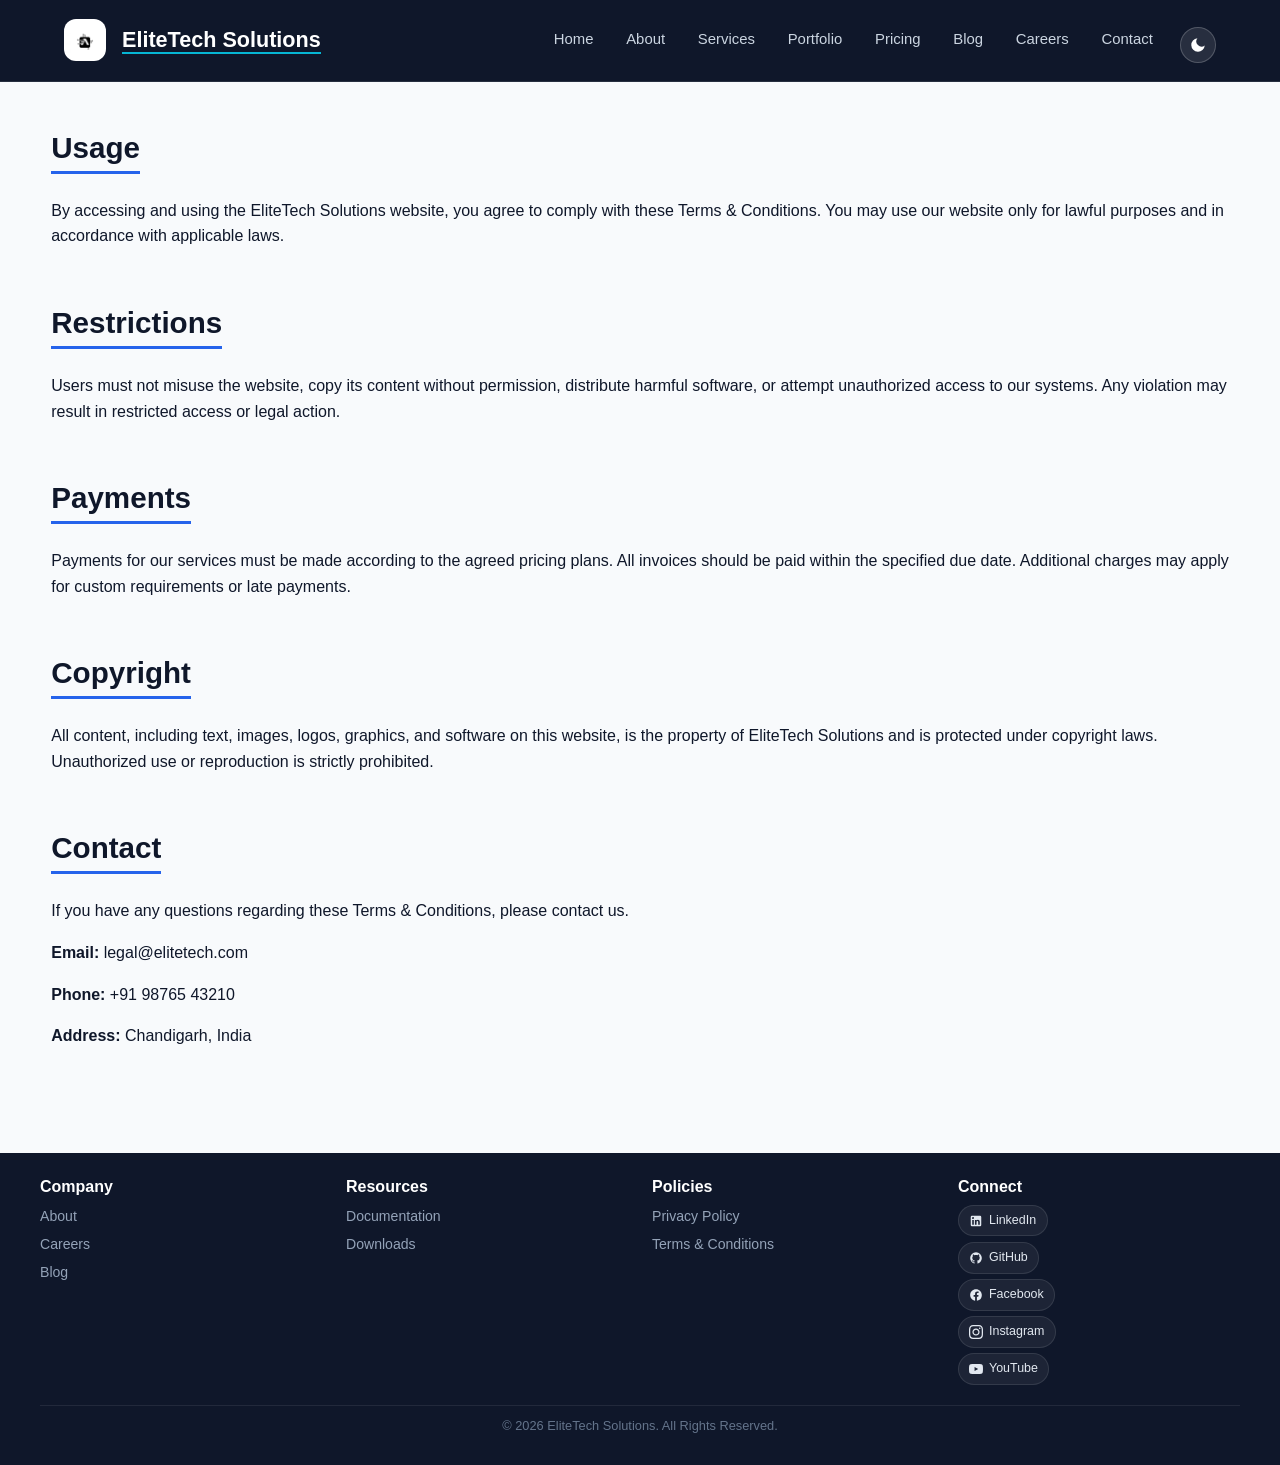
<file: terms-and-conditions.html>
<!DOCTYPE html>
<html lang="en">
<head>
    <meta charset="UTF-8">
    <meta name="viewport" content="width=device-width, initial-scale=1.0">

    <title>Terms & Conditions | EliteTech Solutions</title>

    <meta name="description"
    content="Read the Terms & Conditions of EliteTech Solutions regarding website usage, restrictions, payments, copyright, and contact information.">

    <meta name="keywords"
    content="Terms and Conditions, Website Usage, Payments, Copyright, EliteTech Solutions">

    <meta name="author"
    content="Arpit Thakur">

    <link rel="icon" type="image/png" href="assets/images/favicon-32x32.png">

    <meta property="og:title"
    content="Terms & Conditions | EliteTech Solutions">

    <meta property="og:description"
    content="Review the Terms & Conditions of EliteTech Solutions for using our website and services.">

        <link rel="stylesheet" href="assets/css/style.css">
</head>

<body>
    <header>
       <div class="header-brand">
           <img src="assets/images/logos/main.png" alt="EliteTech Solutions Logo">
           <h1><u>EliteTech Solutions</u></h1>
       </div>

        <input type="checkbox" id="theme-toggle" class="theme-checkbox">
        <input type="checkbox" id="nav-toggle" class="nav-toggle">
        <label for="nav-toggle" class="nav-toggle-label" aria-label="Toggle Menu">☰</label>

        <nav>
            <a href="index.html">Home</a>
            <a href="about.html">About</a>
            <a href="services.html">Services</a>
            <a href="portfolio.html">Portfolio</a>
            <a href="pricing.html">Pricing</a>
            <a href="blog.html">Blog</a>
            <a href="careers.html">Careers</a>
            <a href="contact.html">Contact</a>

            
            <label for="theme-toggle" class="theme-toggle-label" aria-label="Toggle dark mode" title="Toggle Light/Dark Theme">
                <svg class="icon-moon" viewBox="0 0 24 24" fill="currentColor" aria-hidden="true">
                    <path d="M21 12.79A9 9 0 1 1 11.21 3 7 7 0 0 0 21 12.79z"/>
                </svg>
                <svg class="icon-sun" viewBox="0 0 24 24" fill="none" stroke="currentColor" stroke-width="2" stroke-linecap="round" stroke-linejoin="round" aria-hidden="true">
                    <circle cx="12" cy="12" r="5"/>
                    <line x1="12" y1="1" x2="12" y2="3"/>
                    <line x1="12" y1="21" x2="12" y2="23"/>
                    <line x1="4.22" y1="4.22" x2="5.64" y2="5.64"/>
                    <line x1="18.36" y1="18.36" x2="19.78" y2="19.78"/>
                    <line x1="1" y1="12" x2="3" y2="12"/>
                    <line x1="21" y1="12" x2="23" y2="12"/>
                    <line x1="4.22" y1="19.78" x2="5.64" y2="18.36"/>
                    <line x1="18.36" y1="5.64" x2="19.78" y2="4.22"/>
                </svg>
            </label>
        </nav>
    </header>

    <main>

<section id="usage">

<h2>Usage</h2>

<p>
By accessing and using the EliteTech Solutions website,
you agree to comply with these Terms & Conditions.
You may use our website only for lawful purposes and
in accordance with applicable laws.
</p>

</section>

<section id="restrictions">

<h2>Restrictions</h2>

<p>
Users must not misuse the website, copy its content
without permission, distribute harmful software,
or attempt unauthorized access to our systems.
Any violation may result in restricted access
or legal action.
</p>

</section>

<section id="payments">

<h2>Payments</h2>

<p>
Payments for our services must be made according
to the agreed pricing plans. All invoices should
be paid within the specified due date. Additional
charges may apply for custom requirements or
late payments.
</p>

</section>

<section id="copyright">

<h2>Copyright</h2>

<p>
All content, including text, images, logos,
graphics, and software on this website, is the
property of EliteTech Solutions and is protected
under copyright laws. Unauthorized use or
reproduction is strictly prohibited.
</p>

</section>

<section id="contact">

<h2>Contact</h2>

<p>
If you have any questions regarding these
Terms & Conditions, please contact us.
</p>

<p><strong>Email:</strong> legal@elitetech.com</p>

<p><strong>Phone:</strong> +91 98765 43210</p>

<p><strong>Address:</strong> Chandigarh, India</p>

</section>

</main>

    <footer>
        <div class="footer-grid">
            <div>
                <h3><u>Company</u></h3>
                <nav>
                    <a href="about.html">About</a>
                    <a href="careers.html">Careers</a>
                    <a href="blog.html">Blog</a>
                </nav>
            </div>

            <div>
                <h3>Resources</h3>
                <nav>
                    <a href="#">Documentation</a>
                    <a href="#">Downloads</a>
                </nav>
            </div>

            <div>
                <h3>Policies</h3>
                <nav>
                    <a href="privacy-policy.html">Privacy Policy</a>
                    <a href="terms-and-conditions.html">Terms & Conditions</a>
                </nav>
            </div>

            <div>
                <h3>Connect</h3>
                <nav class="social-connect-list">
                    <a href="https://in.linkedin.com" target="_blank" class="social-link linkedin" title="LinkedIn">
                        <svg viewBox="0 0 24 24"><path d="M19 3a2 2 0 0 1 2 2v14a2 2 0 0 1-2 2H5a2 2 0 0 1-2-2V5a2 2 0 0 1 2-2h14m-.5 15.5v-5.3a3.26 3.26 0 0 0-3.26-3.26c-.85 0-1.84.52-2.28 1.3v-1.11h-2.79v8.37h2.79v-4.93c0-.77.62-1.4 1.39-1.4a1.4 1.4 0 0 1 1.4 1.4v4.93h2.75M6.88 8.56a1.68 1.68 0 0 0 1.68-1.68c0-.93-.75-1.69-1.68-1.69a1.69 1.69 0 0 0-1.69 1.69c0 .93.76 1.68 1.69 1.68m1.39 9.94v-8.37H5.5v8.37h2.77z"/></svg>
                        LinkedIn
                    </a>
                    <a href="https://github.com" target="_blank" class="social-link github" title="GitHub">
                        <svg viewBox="0 0 24 24"><path d="M12 2A10 10 0 0 0 2 12c0 4.42 2.87 8.17 6.84 9.5.5.08.66-.23.66-.5v-1.69c-2.77.6-3.36-1.34-3.36-1.34-.46-1.16-1.11-1.47-1.11-1.47-.91-.62.07-.6.07-.6 1 .07 1.53 1.03 1.53 1.03.87 1.52 2.34 1.07 2.91.83.1-.65.35-1.09.63-1.34-2.22-.25-4.55-1.11-4.55-4.92 0-1.11.38-2 1.03-2.71-.1-.25-.45-1.29.1-2.64 0 0 .84-.27 2.75 1.02.79-.22 1.65-.33 2.5-.33.85 0 1.71.11 2.5.33 1.91-1.29 2.75-1.02 2.75-1.02.55 1.35.2 2.39.1 2.64.65.71 1.03 1.6 1.03 2.71 0 3.82-2.34 4.66-4.57 4.91.36.31.69.92.69 1.85V21c0 .27.16.59.67.5C19.14 20.16 22 16.42 22 12A10 10 0 0 0 12 2z"/></svg>
                        GitHub
                    </a>
                    <a href="https://www.facebook.com" target="_blank" class="social-link facebook" title="Facebook">
                        <svg viewBox="0 0 24 24"><path d="M12 2.04C6.5 2.04 2 6.53 2 12.06C2 17.06 5.66 21.21 10.44 21.96V14.96H7.9V12.06H10.44V9.85C10.44 7.34 11.93 5.96 14.22 5.96C15.31 5.96 16.45 6.15 16.45 6.15V8.62H15.19C13.95 8.62 13.56 9.39 13.56 10.18V12.06H16.34L15.89 14.96H13.56V21.96A10 10 0 0 0 22 12.06C22 6.53 17.5 2.04 12 2.04Z"/></svg>
                        Facebook
                    </a>
                    <a href="https://www.instagram.com" target="_blank" class="social-link instagram" title="Instagram">
                        <svg viewBox="0 0 24 24"><path d="M12 2.163c3.204 0 3.584.012 4.85.07 3.252.148 4.771 1.691 4.919 4.919.058 1.265.069 1.645.069 4.849 0 3.205-.012 3.584-.069 4.849-.149 3.225-1.664 4.771-4.919 4.919-1.266.058-1.644.07-4.85.07-3.204 0-3.584-.012-4.849-.07-3.26-.149-4.771-1.699-4.919-4.92-.058-1.265-.07-1.644-.07-4.849 0-3.204.013-3.583.07-4.849.149-3.227 1.664-4.771 4.919-4.919 1.266-.057 1.645-.069 4.849-.069zm0-2.163c-3.259 0-3.667.014-4.947.072-4.358.2-6.78 2.618-6.98 6.98-.059 1.281-.073 1.689-.073 4.948 0 3.259.014 3.668.072 4.948.2 4.358 2.618 6.78 6.98 6.98 1.281.058 1.689.072 4.948.072 3.259 0 3.668-.014 4.948-.072 4.354-.2 6.782-2.618 6.979-6.98.059-1.28.073-1.689.073-4.948 0-3.259-.014-3.667-.072-4.947-.196-4.354-2.617-6.78-6.979-6.98-1.281-.059-1.69-.073-4.949-.073zm0 5.838c-3.403 0-6.162 2.759-6.162 6.162s2.759 6.163 6.162 6.163 6.162-2.759 6.162-6.163c0-3.403-2.759-6.162-6.162-6.162zm0 10.162c-2.209 0-4-1.79-4-4 0-2.209 1.791-4 4-4s4 1.791 4 4c0 2.21-1.791 4-4 4zm6.406-11.845c-.796 0-1.441.645-1.441 1.44s.645 1.44 1.441 1.44c.795 0 1.439-.645 1.439-1.44s-.644-1.44-1.439-1.44z"/></svg>
                        Instagram
                    </a>
                    <a href="https://www.youtube.com" target="_blank" class="social-link youtube" title="YouTube">
                        <svg viewBox="0 0 24 24"><path d="M23.498 6.186a3.016 3.016 0 0 0-2.122-2.136C19.505 3.545 12 3.545 12 3.545s-7.505 0-9.377.505A3.017 3.017 0 0 0 .502 6.186C0 8.07 0 12 0 12s0 3.93.502 5.814a3.016 3.016 0 0 0 2.122 2.136c1.871.505 9.376.505 9.376.505s7.505 0 9.377-.505a3.015 3.015 0 0 0 2.122-2.136C24 15.93 24 12 24 12s0-3.93-.502-5.814zM9.545 15.568V8.432L15.818 12l-6.273 3.568z"/></svg>
                        YouTube
                    </a>
                </nav>
            </div>
        </div>
        <p>&copy; 2026 EliteTech Solutions. All Rights Reserved.</p>
    </footer>


</body>
</html>
</file>
<file: assets/css/style.css>
:root {
  color-scheme: light dark;

  --primary: #2563eb;
  --primary-hover: #1d4ed8;
  --primary-light: #eff6ff;
  --bg-main: #f8fafc;
  --bg-surface: #ffffff;
  --bg-dark: #0f172a;
  --text-main: #0f172a;
  --text-muted: #64748b;
  --text-white: #ffffff;
  --border-color: #e2e8f0;

  --input-bg: #fdfbf7;
  --stat-bg: #eff6ff;
  --stat-border: #dbeafe;
  --testimonial-bg: #f8fafc;
  --table-stripe: #f1f5f9;
  --table-border: #cbd5e1;
  --table-hover: #dbeafe;

  --radius-sm: 6px;
  --radius-md: 12px;
  --shadow-sm: 0 1px 3px rgba(0, 0, 0, 0.08);
  --shadow-md: 0 4px 12px rgba(0, 0, 0, 0.08);
  --shadow-lg: 0 10px 25px rgba(0, 0, 0, 0.12);
  --transition: all 0.3s ease;
}

@media (prefers-color-scheme: dark) {
  :root {
    --primary: #3b82f6;
    --primary-hover: #60a5fa;
    --primary-light: #1e3a5f;
    --bg-main: #0f172a;
    --bg-surface: #1e293b;
    --bg-dark: #020617;
    --text-main: #f1f5f9;
    --text-muted: #94a3b8;
    --text-white: #ffffff;
    --border-color: #334155;

    --input-bg: #0b1220;
    --stat-bg: #16213a;
    --stat-border: #2c3e5c;
    --testimonial-bg: #16213a;
    --table-stripe: #16213a;
    --table-border: #334155;
    --table-hover: #1e3a5f;
  }
}

body:has(#theme-toggle:checked) {
  --primary: #3b82f6;
  --primary-hover: #60a5fa;
  --primary-light: #1e3a5f;
  --bg-main: #0f172a;
  --bg-surface: #1e293b;
  --bg-dark: #020617;
  --text-main: #f1f5f9;
  --text-muted: #94a3b8;
  --text-white: #ffffff;
  --border-color: #334155;

  --input-bg: #0b1220;
  --stat-bg: #16213a;
  --stat-border: #2c3e5c;
  --testimonial-bg: #16213a;
  --table-stripe: #16213a;
  --table-border: #334155;
  --table-hover: #1e3a5f;
}

body:has(#theme-toggle:not(:checked)) {
  --primary: #2563eb;
  --primary-hover: #1d4ed8;
  --primary-light: #eff6ff;
  --bg-main: #f8fafc;
  --bg-surface: #ffffff;
  --bg-dark: #0f172a;
  --text-main: #0f172a;
  --text-muted: #64748b;
  --text-white: #ffffff;
  --border-color: #e2e8f0;

  --input-bg: #fdfbf7;
  --stat-bg: #eff6ff;
  --stat-border: #dbeafe;
  --testimonial-bg: #f8fafc;
  --table-stripe: #f1f5f9;
  --table-border: #cbd5e1;
  --table-hover: #dbeafe;
}

.theme-checkbox {
  position: absolute;
  opacity: 0;
  width: 0;
  height: 0;
  pointer-events: none;
}

.theme-toggle-label {
  display: inline-flex;
  align-items: center;
  justify-content: center;
  width: 36px;
  height: 36px;
  background: rgba(255, 255, 255, 0.1);
  border: 1px solid rgba(255, 255, 255, 0.2);
  border-radius: 50%;
  color: #ffffff;
  font-size: 1.2rem;
  cursor: pointer;
  transition: var(--transition);
  margin-left: 0.5rem;
  flex-shrink: 0;
}

.theme-toggle-label:hover {
  background: rgba(255, 255, 255, 0.25);
  transform: scale(1.08);
}

.theme-toggle-label svg {
  width: 18px;
  height: 18px;
}

.icon-sun {
  display: none;
}

.icon-moon {
  display: block;
}

body:has(#theme-toggle:checked) .icon-moon {
  display: none;
}

body:has(#theme-toggle:checked) .icon-sun {
  display: block;
}

* {
  box-sizing: border-box;
  margin: 0;
  padding: 0;
}

html {
  scroll-behavior: smooth;
  font-size: 16px;
}

body {
  font-family: Arial, sans-serif;
  background-color: var(--bg-main);
  color: var(--text-main);
  line-height: 1.6;
  min-height: 100vh;
  display: flex;
  flex-direction: column;
  transition: var(--transition);
}

h1, h2, h3, h4, h5, h6 {
  color: var(--text-main);
  font-weight: 700;
  line-height: 1.25;
}

h1 { font-size: 2.25rem; }
h2 { font-size: 1.85rem; margin-bottom: 1rem; }
h3 { font-size: 1.35rem; margin-bottom: 0.5rem; }

p, li {
  color: var(--text-main);
  margin-bottom: 1rem;
}

u, h2 u, h3 u {
  text-decoration: none;
  border-bottom: none;
  padding-bottom: 0;
}

a {
  color: var(--primary);
  text-decoration: none;
  transition: var(--transition);
}

a:hover {
  color: var(--primary-hover);
}

img, video, iframe {
  max-width: 100%;
  height: auto;
  border-radius: var(--radius-md);
}

hr {
  border: none;
  height: 1px;
  background: var(--border-color);
  margin: 2.5rem 0;
}

ul, ol {
  margin-left: 1.5rem;
  margin-bottom: 1.5rem;
}

section > h2 {
  display: block;
  grid-column: 1 / -1;
  width: fit-content;
  max-width: 100%;
  color: var(--text-main);
  margin-bottom: 1.5rem;
  border-bottom: 3px solid var(--primary);
  padding-bottom: 4px;
}

#services ul,
#projects ol {
  grid-column: 1 / -1;
  width: 100%;
}

section hr, footer hr {
  display: none;
}

header {
  position: sticky;
  top: 0;
  z-index: 100;
  background: rgb(15, 23, 42);
  border-bottom: 1px solid rgba(255, 255, 255, 0.1);
  padding: 0.85rem 1.25rem;
  display: flex;
  align-items: center;
  justify-content: space-between;
  flex-wrap: wrap;
  box-shadow: none;
}

.header-brand {
  display: flex;
  align-items: center;
  gap: 1rem;
}

.header-brand img {
  height: 42px;
  width: auto;
  object-fit: contain;
  transition: var(--transition);
}

.header-brand img:hover {
  transform: scale(1.05);
}

.header-brand h1 {
  font-size: 1.15rem;
  color: var(--text-white);
  font-weight: 800;
}

.header-brand h1 u {
  border-bottom: 2px solid #06b6d4;
}

.nav-toggle {
  display: none;
}

.nav-toggle-label {
  display: flex;
  background: rgba(255, 255, 255, 0.1);
  border: 1px solid rgba(255, 255, 255, 0.2);
  color: #ffffff;
  font-size: 1.5rem;
  width: 42px;
  height: 42px;
  border-radius: 6px;
  cursor: pointer;
  align-items: center;
  justify-content: center;
  transition: var(--transition);
}

.nav-toggle-label:hover {
  background: rgba(255, 255, 255, 0.25);
}

header nav {
  display: none;
  width: 100%;
  flex-direction: column;
  background: #0f172a;
  padding: 0.75rem;
  margin-top: 0.75rem;
  border-radius: 12px;
  align-items: flex-start;
  gap: 0.5rem;
}

.nav-toggle:checked ~ nav {
  display: flex;
}

header nav a {
  color: #cbd5e1;
  font-weight: 500;
  font-size: 0.93rem;
  padding: 0.75rem 1rem;
  width: 100%;
  border-bottom: 1px solid rgba(255, 255, 255, 0.05);
  border-radius: var(--radius-sm);
  transition: var(--transition);
}

header nav a:hover {
  color: var(--text-white);
  background: rgba(255, 255, 255, 0.15);
}

header nav a.active {
  color: var(--text-white);
  background: var(--primary);
  font-weight: 600;
}

main {
  flex: 1;
  width: 95%;
  margin: 1rem auto;
  padding: 1.75rem 1.25rem;
  background: transparent;
  border: none;
  border-radius: 0;
  box-shadow: none;
}

main > section, section {
  width: 100%;
  display: block;
  clear: both;
  margin-bottom: 3.5rem;
}

#home, #hero, #error-page {
  background: #0f172a;
  color: var(--text-white);
  text-align: center;
  padding: 3.5rem 2rem;
  border-radius: var(--radius-md);
  margin-bottom: 3.5rem;
  box-shadow: none;
  display: flex;
  flex-direction: column;
  align-items: center;
  justify-content: center;
}

#home h2, #hero h2, #error-page h2 {
  color: var(--text-white);
  font-size: 2.25rem;
  margin-bottom: 1.25rem;
  border-bottom: none;
}

#home p, #hero p, #error-page p {
  color: #94a3b8;
  font-size: 1.05rem;
  max-width: 700px;
  margin: 0 auto 1.5rem auto;
}

a.btn, .btn, #home p a, #hero p a {
  display: inline-flex;
  align-items: center;
  gap: 0.5rem;
  background: var(--primary);
  color: var(--text-white);
  font-weight: 600;
  padding: 0.75rem 1.75rem;
  border-radius: 999px;
  transition: var(--transition);
  border: none;
  cursor: pointer;
  box-shadow: 0 4px 12px rgba(37, 99, 235, 0.25);
}

a.btn:hover, .btn:hover, #home p a:hover, #hero p a:hover {
  background: var(--primary-hover);
  transform: translateY(-2px);
  box-shadow: 0 8px 20px rgba(37, 99, 235, 0.35);
}

article {
  background: var(--bg-surface);
  border: 1px solid var(--border-color);
  border-radius: var(--radius-md);
  padding: 1.75rem;
  display: flex;
  flex-direction: column;
  height: 100%;
  transition: var(--transition);
}

article h3 {
  color: var(--text-main);
  font-size: 1.25rem;
  margin-bottom: 0.75rem;
}

article p {
  font-size: 0.95rem;
  flex: 1;
}

.about-grid,
#services,
#services ul,
#clients,
#testimonials,
#projects,
#projects ol,
#blog,
#blogs,
#pricing,
#case-studies,
#offices,
#leadership-teams,
#statics ul,
#statistics ul {
  display: flex;
  flex-direction: column;
  gap: 1.5rem;
  width: 100%;
  list-style: none;
  margin-left: 0;
  padding-left: 0;
}

.about-grid section {
  background: var(--bg-surface);
  border: 1px solid var(--border-color);
  border-radius: var(--radius-md);
  padding: 1.25rem 1.5rem;
  margin-bottom: 1.5rem;
  box-shadow: 0 2px 8px rgba(0, 0, 0, 0.03);
  transition: var(--transition);
  display: flex;
  flex-direction: column;
}

#podcast, .about-grid #podcast {
  background: transparent;
  border: none;
  box-shadow: none;
  padding: 50px;
}

#podcast:hover, .about-grid #podcast:hover {
  transform: none;
  box-shadow: none;
}

.about-grid section h2 {
  font-size: 1.35rem;
  margin-bottom: 0.75rem;
}

.about-grid section p,
.about-grid section ul {
  margin-bottom: 0.25rem;
}

.about-grid section:hover {
  transform: translateY(-3px);
  box-shadow: var(--shadow-md);
  border-color: #cbd5e1;
}

.about-grid iframe {
  width: 100%;
  height: 220px;
  border-radius: var(--radius-sm);
  border: 1px solid var(--border-color);
  margin-top: 0.5rem;
}

.about-grid audio {
  width: 100%;
  margin-top: 0.75rem;
}

#services article:hover {
  transform: translateY(-5px);
  box-shadow: var(--shadow-lg);
  border-color: #cbd5e1;
}

#services article figure {
  display: flex;
  flex-direction: row;
  align-items: center;
  gap: 0.75rem;
  margin-bottom: 1rem;
}

#services article figure img {
  width: 52px;
  height: 52px;
  object-fit: contain;
  border-radius: 12px;
  background: var(--primary-light);
  padding: 10px;
  border: 1px solid #dbeafe;
}

#services article figure figcaption {
  font-size: 1.25rem;
  font-weight: 700;
  color: var(--text-main);
  margin: 0;
}

#projects article {
  box-shadow: 0 2px 8px rgba(0, 0, 0, 0.03);
}

#projects article:hover {
  transform: translateY(-5px);
  box-shadow: var(--shadow-lg);
  border-color: #cbd5e1;
}

#projects article figure {
  margin: 0 0 1rem 0;
  width: 100%;
  display: flex;
  justify-content: center;
}

#projects article figure img {
  width: 100%;
  max-width: 260px;
  height: 140px;
  object-fit: contain;
  border-radius: var(--radius-sm);
  border: none;
  padding: 0;
  background: transparent;
}

#projects figure figcaption {
  display: none;
}

#blog article, #blogs article {
  transition: none;
  box-shadow: 0 2px 8px rgba(0, 0, 0, 0.03);
}

#blog article:hover, #blogs article:hover {
  transform: none;
  box-shadow: 0 2px 8px rgba(0, 0, 0, 0.03);
  border-color: var(--border-color);
}

#blog article figure, #blogs article figure {
  margin: 0 0 1rem 0;
  width: 100%;
  display: flex;
  justify-content: center;
}

#blog article figure img, #blogs article figure img {
  width: 100%;
  max-width: 260px;
  height: 140px;
  object-fit: contain;
  border-radius: var(--radius-sm);
  border: none;
  padding: 0;
  background: transparent;
}

#blog figure figcaption, #blogs figure figcaption {
  display: none;
}

#pricing article {
  height: auto;
  min-height: 100%;
  box-shadow: 0 2px 8px rgba(0, 0, 0, 0.03);
}

#pricing article:hover {
  transform: translateY(-5px);
  box-shadow: var(--shadow-lg);
  border-color: #cbd5e1;
}

#pricing article p {
  flex: none;
  margin-bottom: 0.5rem;
}

#pricing article h3 {
  font-size: 1.5rem;
  color: var(--text-main);
  margin-bottom: 1rem;
  padding-bottom: 0.5rem;
  border-bottom: 2px solid var(--primary-light);
}

#pricing article ul {
  flex: 1;
  margin-bottom: 1.25rem;
  padding-left: 1.25rem;
}

#pricing article a {
  display: block;
  text-align: center;
  width: 100%;
  margin-top: 1rem;
}

#case-studies article:hover,
#leadership-teams article:hover {
  transform: translateY(-5px);
  box-shadow: var(--shadow-lg);
  border-color: #cbd5e1;
}

#offices section {
  background: var(--bg-surface);
  border: 1px solid var(--border-color);
  border-radius: var(--radius-md);
  padding: 1.75rem;
  display: flex;
  flex-direction: column;
}

#offices iframe {
  width: 100%;
  height: 220px;
  border-radius: var(--radius-sm);
  margin-top: 1rem;
  border: 1px solid var(--border-color);
}

#client-logos, section#client-logos {
  display: grid;
  grid-template-columns: repeat(auto-fill, minmax(160px, 1fr));
  gap: 1.25rem;
  width: 100%;
}

#client-logos figure {
  display: flex;
  flex-direction: column;
  align-items: center;
  justify-content: center;
  background: var(--bg-surface);
  border: 1px solid var(--border-color);
  border-radius: var(--radius-md);
  padding: 1rem 1.5rem;
  margin: 0;
  transition: var(--transition);
  width: 100%;
  height: 110px;
  box-shadow: 0 2px 6px rgba(0, 0, 0, 0.03);
}

#client-logos figure:hover {
  border-color: var(--primary);
  transform: translateY(-3px);
  box-shadow: var(--shadow-md);
}

#client-logos figure img {
  width: auto;
  max-width: 110px;
  height: 42px;
  object-fit: contain;
  margin-bottom: 0.35rem;
  border: none;
  background: transparent;
  padding: 0;
  box-shadow: none;
}

#client-logos figure figcaption {
  display: block;
  font-size: 0.85rem;
  font-weight: 600;
  color: var(--text-muted);
  text-align: center;
  margin-top: 0;
}

#statics li, #statistics li {
  background: var(--stat-bg);
  border: 1px solid var(--stat-border);
  padding: 1.75rem;
  border-radius: var(--radius-md);
  transition: var(--transition);
}

#statics li:hover, #statistics li:hover {
  transform: scale(1.04);
  border-color: var(--primary);
}

#statics p strong, #statistics p strong {
  display: block;
  font-size: 2.5rem;
  color: var(--primary);
  font-weight: 800;
}

#development-process figure img, section > figure img {
  width: 100%;
  max-width: 300px;
  height: auto;
  object-fit: contain;
}

.testimonial-card {
  background: var(--bg-surface);
  border: 1px solid var(--border-color);
  border-radius: var(--radius-md);
  padding: 1.5rem;
  box-shadow: 0 2px 8px rgba(0, 0, 0, 0.03);
}

.testimonial-card p, #clients > p, #testimonials blockquote, blockquote {
  font-style: italic;
  font-size: 1.05rem;
  color: var(--text-main);
  background: var(--testimonial-bg);
  padding: 1.25rem 1.5rem;
  border: 1px solid var(--border-color);
  border-radius: var(--radius-md);
  margin-bottom: 0.5rem;
  line-height: 1.6;
}

.testimonial-card i, #clients i, #testimonials cite, cite {
  display: block;
  font-weight: 700;
  color: var(--primary);
  font-style: normal;
  margin-top: 0.5rem;
  margin-bottom: 0;
  text-align: right;
  width: 100%;
}

table {
  width: 100%;
  border-collapse: collapse;
  margin: 1.5rem 0;
  border: 1.5px solid var(--table-border);
  border-radius: var(--radius-md);
  overflow: hidden;
  background: var(--bg-surface);
  box-shadow: 0 2px 8px rgba(0, 0, 0, 0.04);
}

th, td {
  padding: 1rem 1.25rem;
  text-align: left;
  border: 1px solid var(--table-border);
}

th {
  background: var(--bg-dark);
  color: #ffffff;
  font-weight: 700;
  font-size: 0.95rem;
  text-transform: uppercase;
  letter-spacing: 0.5px;
  border-bottom: 2px solid var(--table-border);
}

tr:nth-child(odd) td { background-color: var(--bg-surface); }
tr:nth-child(even) td { background-color: var(--table-stripe); }
tr:hover td { background-color: var(--table-hover); transition: var(--transition); }
td { color: var(--text-main); font-size: 0.95rem; }

.table-responsive {
  width: 100%;
  overflow-x: auto;
  margin-bottom: 1.5rem;
}

#newsletter, section#newsletter, #job-application, section#job-application {
  display: flex;
  flex-direction: column;
  align-items: center;
  text-align: center;
}

#newsletter h2, #newsletter p, #job-application h2, #job-application p {
  text-align: center;
  margin-left: auto;
  margin-right: auto;
}

#newsletter form, #job-application form {
  margin: 1.5rem auto;
  text-align: left;
}

form br { display: none; }

form {
  max-width: 650px;
  margin: 1.5rem auto;
  display: flex;
  flex-direction: row;
  flex-wrap: wrap;
  align-items: center;
  width: 100%;
  background: var(--bg-surface);
  border: 1px solid var(--border-color);
  border-radius: var(--radius-md);
  padding: 2rem;
  box-shadow: 0 4px 15px rgba(0, 0, 0, 0.04);
}

label {
  font-weight: 700;
  color: var(--text-main);
  font-size: 0.95rem;
  margin-top: 0.85rem;
  margin-bottom: 0.25rem;
  display: block;
  width: 100%;
}

input[type="text"],
input[type="email"],
input[type="tel"],
input[type="url"],
input[type="number"],
select,
textarea {
  font-family: inherit;
  width: 100%;
  padding: 0.85rem 1.15rem;
  border: 1.5px solid var(--border-color);
  border-radius: var(--radius-sm);
  font-size: 0.95rem;
  color: var(--text-main);
  background-color: var(--input-bg);
  margin-bottom: 0.75rem;
  transition: var(--transition);
}

input[type="text"]:focus,
input[type="email"]:focus,
input[type="tel"]:focus,
select:focus,
textarea:focus {
  outline: none;
  border-color: var(--primary);
  background-color: var(--bg-surface);
  box-shadow: 0 0 0 3px rgba(37, 99, 235, 0.15);
}

/* File inputs render as a native browser button + filename text, so they
   don't take padding/border the way text fields do -- but they still
   need to be forced onto their own full-width row, otherwise the next
   element (like Submit/Reset) flows right up next to them on the same
   flex line, since a file input's natural width is just its own
   content size. */
input[type="file"] {
  display: block;
  width: 100%;
  margin-bottom: 0.75rem;
}

textarea {
  resize: vertical;
  min-height: 130px;
}

input[type="submit"] {
  background: var(--primary);
  color: #ffffff;
  font-weight: 700;
  font-size: 0.95rem;
  padding: 0.85rem 2.25rem;
  border: none;
  border-radius: var(--radius-sm);
  cursor: pointer;
  transition: var(--transition);
  margin-top: 1rem;
  margin-right: 0.75rem;
  flex: 0 0 auto;
  width: auto;
}

input[type="submit"]:hover {
  background: var(--primary-hover);
  transform: translateY(-1px);
  box-shadow: 0 4px 12px rgba(37, 99, 235, 0.3);
}

input[type="reset"] {
  background: var(--bg-surface);
  color: var(--text-main);
  font-weight: 600;
  font-size: 0.95rem;
  padding: 0.85rem 1.75rem;
  border: 1.5px solid var(--border-color);
  border-radius: var(--radius-sm);
  cursor: pointer;
  transition: var(--transition);
  margin-top: 1rem;
  flex: 0 0 auto;
  width: auto;
}

input[type="reset"]:hover {
  background: var(--bg-main);
  border-color: var(--table-border);
}

details {
  background: var(--bg-surface);
  border: 1px solid var(--border-color);
  border-radius: var(--radius-md);
  padding: 1rem 1.25rem;
  margin-bottom: 0.85rem;
  transition: var(--transition);
}

details[open] {
  border-color: var(--primary);
  box-shadow: var(--shadow-sm);
}

summary {
  font-weight: 600;
  color: var(--text-main);
  cursor: pointer;
  font-size: 1.05rem;
}

details p {
  margin-top: 0.85rem;
  margin-bottom: 0;
  color: var(--text-muted);
}

footer {
  background: var(--bg-dark);
  color: #94a3b8;
  padding: 1.5rem 1.5rem 0.75rem 1.5rem;
  margin-top: auto;
  display: flex;
  flex-direction: column;
  align-items: center;
  gap: 0.75rem;
}

footer .footer-grid {
  display: flex;
  flex-direction: column;
  gap: 1.5rem;
  max-width: 1200px;
  width: 100%;
  margin: 0 auto;
}

footer h3 {
  color: var(--text-white);
  font-size: 1rem;
  margin-bottom: 0.5rem;
}

footer nav {
  display: flex;
  flex-direction: column;
  align-items: flex-start;
  gap: 0.35rem;
}

footer nav a {
  color: #94a3b8;
  padding: 0;
  font-weight: 400;
  font-size: 0.88rem;
  transition: var(--transition);
}

footer nav a:hover {
  color: var(--text-white);
  background: transparent;
  transform: translateX(4px);
}

.social-connect-list {
  display: flex;
  gap: 0.35rem;
  flex-wrap: wrap;
}

.social-link {
  display: inline-flex;
  align-items: center;
  gap: 0.35rem;
  background: rgba(255, 255, 255, 0.06);
  color: #e2e8f0;
  padding: 0.3rem 0.65rem;
  border-radius: 999px;
  font-size: 0.78rem;
  border: 1px solid rgba(255, 255, 255, 0.1);
  transition: var(--transition);
}

.social-link:hover {
  transform: translateY(-2px);
  color: #ffffff;
}

.social-link.linkedin:hover { background: #0a66c2; border-color: #0a66c2; box-shadow: 0 4px 10px rgba(10, 102, 194, 0.4); }
.social-link.github:hover { background: #24292f; border-color: #444444; box-shadow: 0 4px 10px rgba(0, 0, 0, 0.4); }
.social-link.facebook:hover { background: #1877f2; border-color: #1877f2; box-shadow: 0 4px 10px rgba(24, 119, 242, 0.4); }
.social-link.instagram:hover { background: linear-gradient(45deg, #f09433, #e6683c, #dc2743, #cc2366, #bc1888); border-color: #e4405f; box-shadow: 0 4px 10px rgba(228, 64, 95, 0.4); }
.social-link.youtube:hover { background: #ff0000; border-color: #ff0000; box-shadow: 0 4px 10px rgba(255, 0, 0, 0.4); }

.social-link svg {
  width: 14px;
  height: 14px;
  fill: currentColor;
}

footer p:last-child {
  text-align: center;
  border-top: 1px solid rgba(255, 255, 255, 0.08);
  padding-top: 0.65rem;
  margin-top: 0.5rem;
  color: #64748b;
  font-size: 0.8rem;
  width: 100%;
  max-width: 1200px;
}


@media (min-width: 640px) {

  main {
    width: 92%;
    padding: 2rem 0;
  }

  .about-grid,
  #services,
  #services ul,
  #projects,
  #projects ol,
  #blog,
  #blogs,
  #pricing,
  #case-studies,
  #offices,
  #leadership-teams,
  #testimonials,
  #clients {
    display: grid;
    grid-template-columns: repeat(2, 1fr);
    gap: 1.75rem;
  }

  #statics ul, #statistics ul {
    display: grid;
    grid-template-columns: repeat(2, 1fr);
    gap: 1.5rem;
  }

  footer .footer-grid {
    display: grid;
    grid-template-columns: repeat(2, 1fr);
    gap: 1.5rem;
  }
}

/* ==========================================================================
   3. DESKTOP BREAKPOINT (MIN-WIDTH: 1024px)
   ========================================================================== */
@media (min-width: 1024px) {

  header {
    padding: 0.85rem 5%;
  }

  .header-brand h1 {
    font-size: 1.35rem;
  }

  .nav-toggle-label {
    display: none;
  }

  header nav {
    display: flex;
    flex-direction: row;
    align-items: center;
    width: auto;
    background: transparent;
    padding: 0;
    margin-top: 0;
    gap: 0.35rem;
  }

  header nav a {
    width: auto;
    border-bottom: none;
    padding: 0.5rem 0.85rem;
  }

  #home h2, #hero h2, #error-page h2 {
    font-size: 2.75rem;
  }

  #home p, #hero p, #error-page p {
    font-size: 1.15rem;
  }

  main {
    max-width: 1240px;
  }

  #services,
  #services ul,
  #projects,
  #projects ol,
  #blog,
  #blogs,
  #pricing,
  #case-studies,
  #offices,
  #leadership-teams {
    grid-template-columns: repeat(3, 1fr);
  }

  #statics ul, #statistics ul {
    grid-template-columns: repeat(4, 1fr);
  }

  footer .footer-grid {
    grid-template-columns: repeat(4, 1fr);
  }
}
</file>
